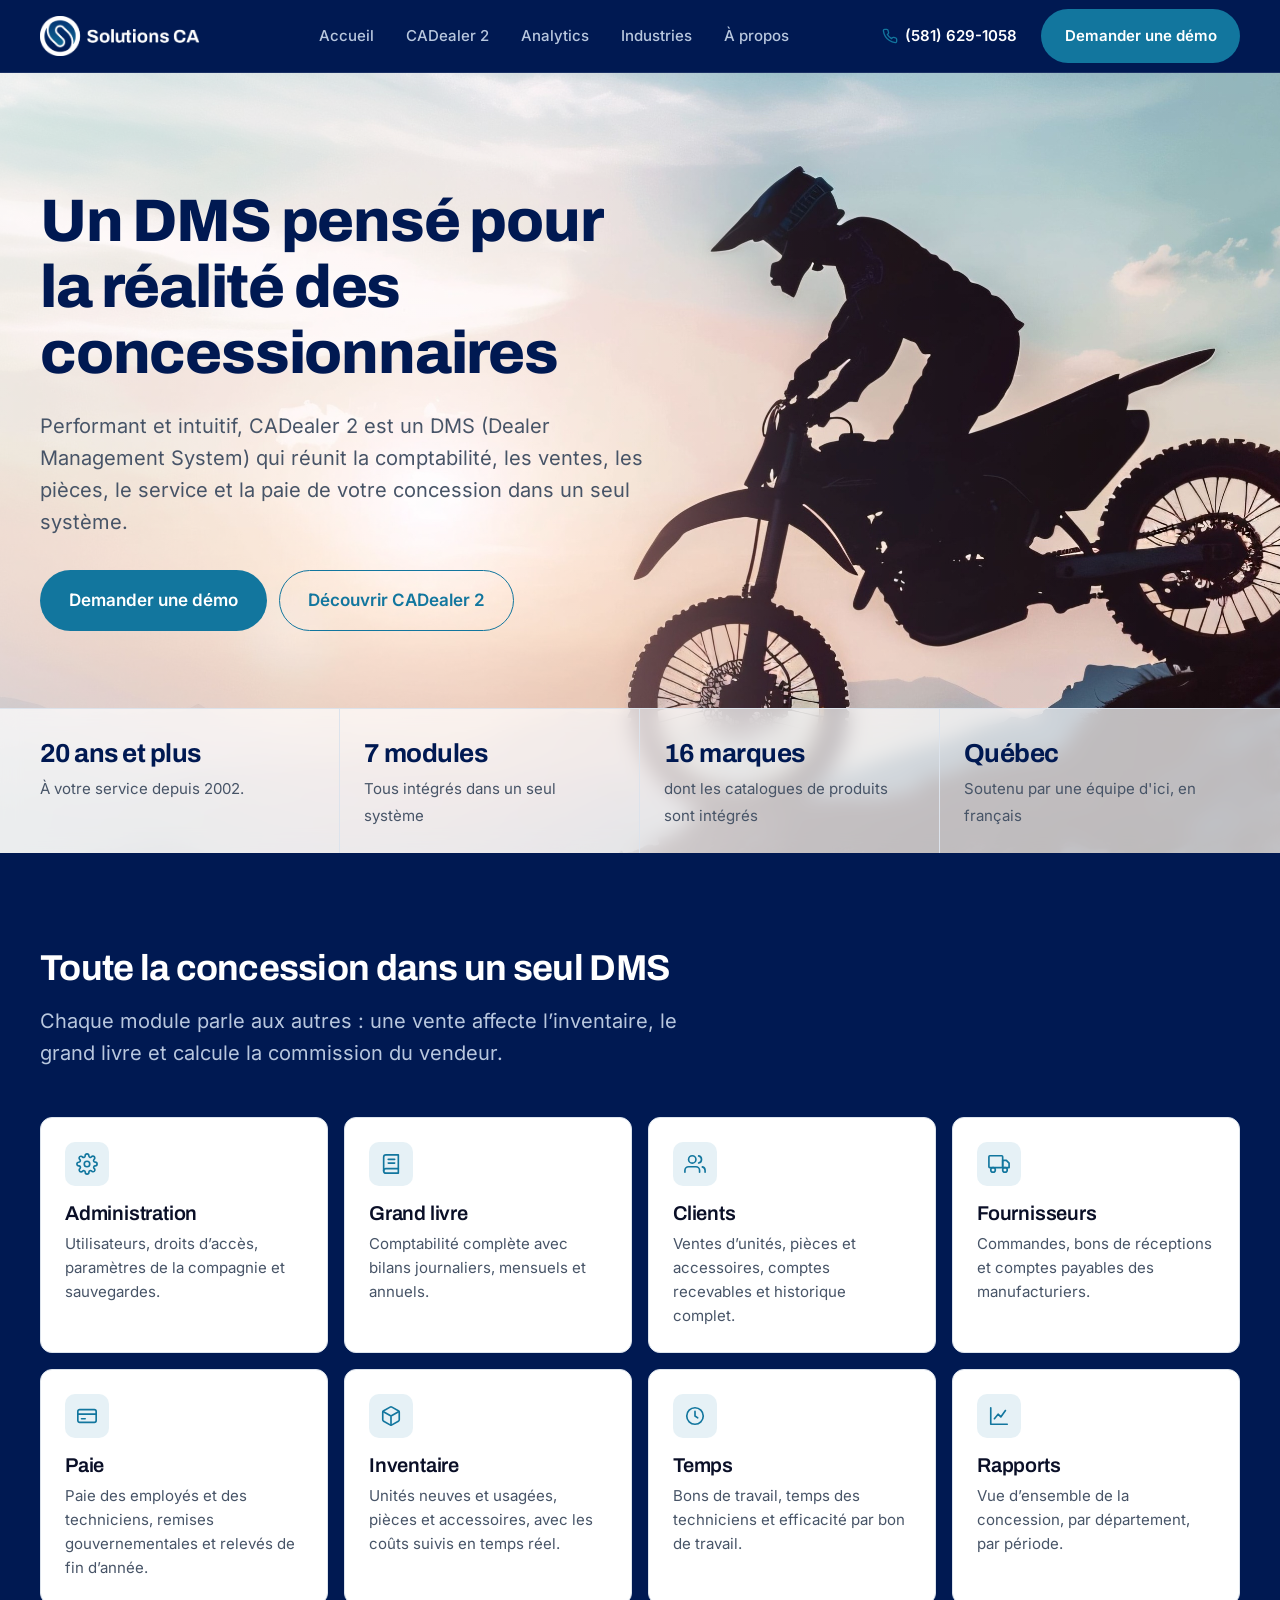
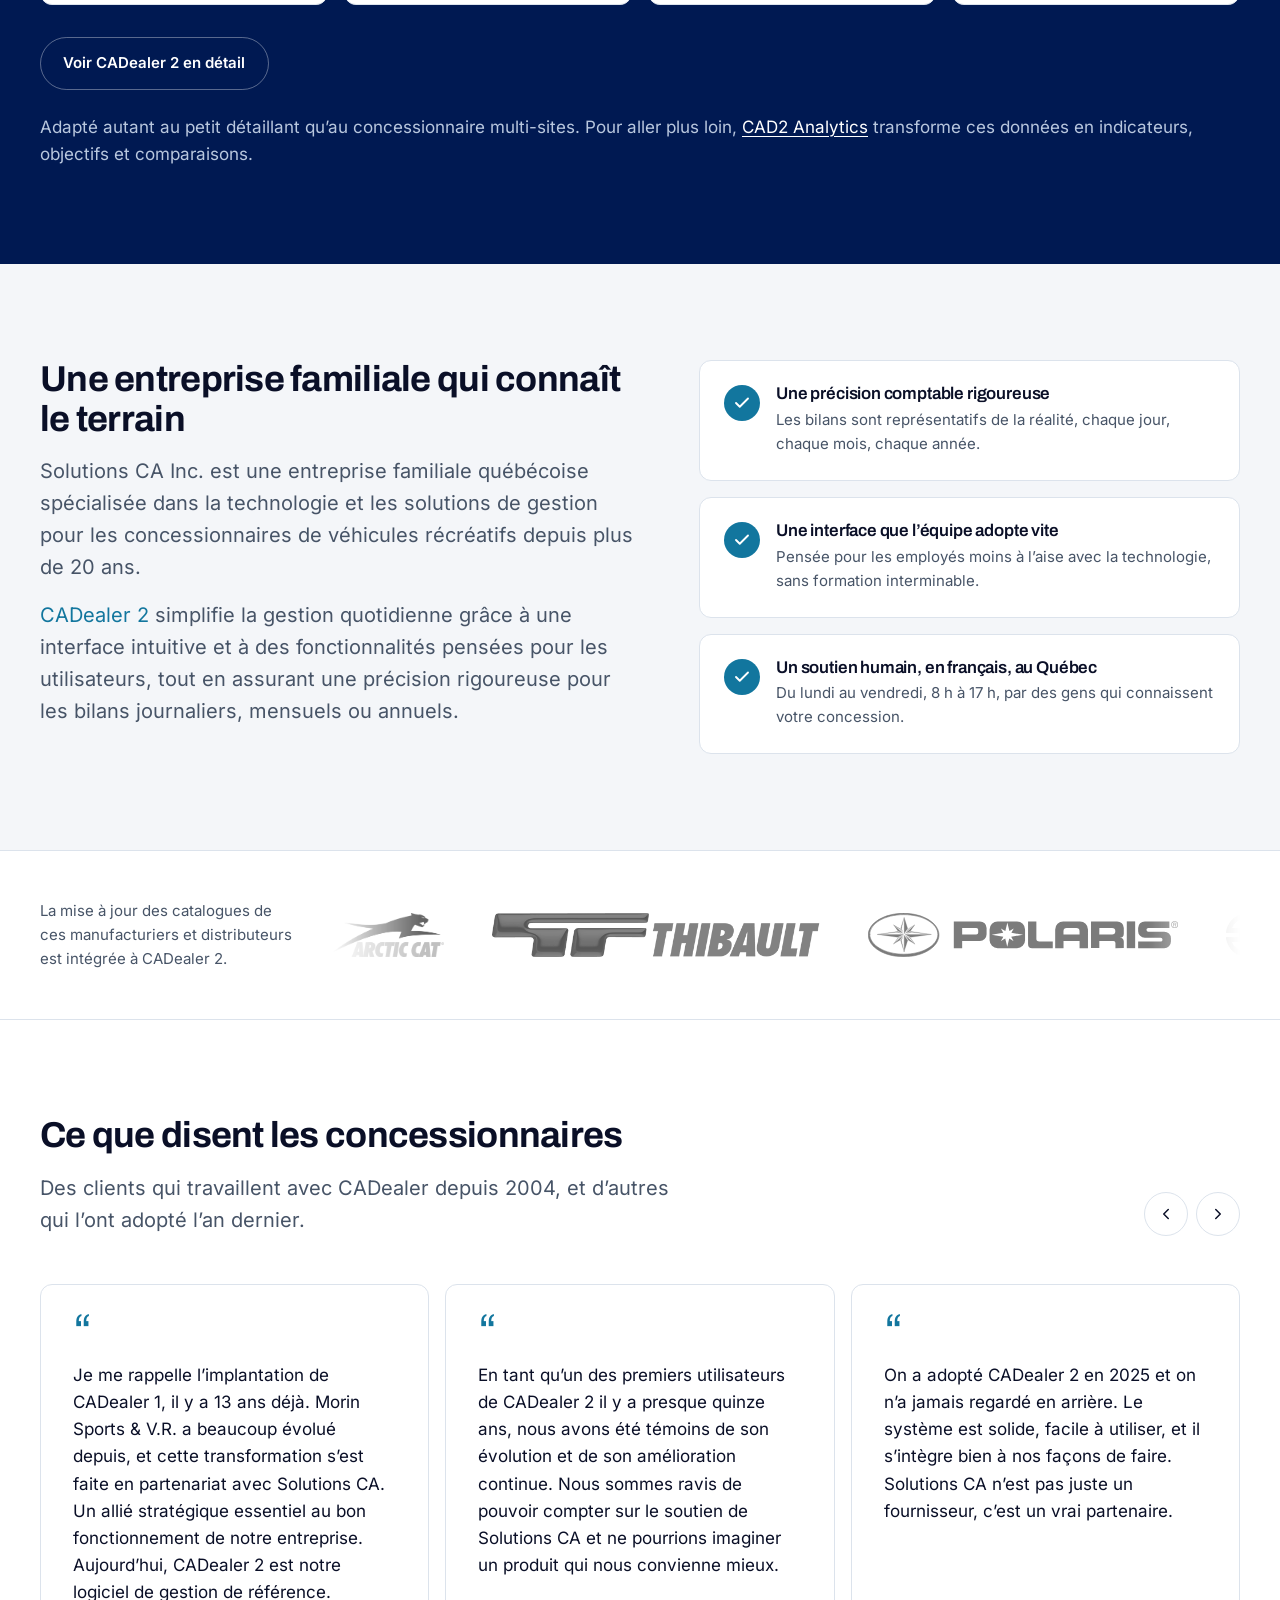
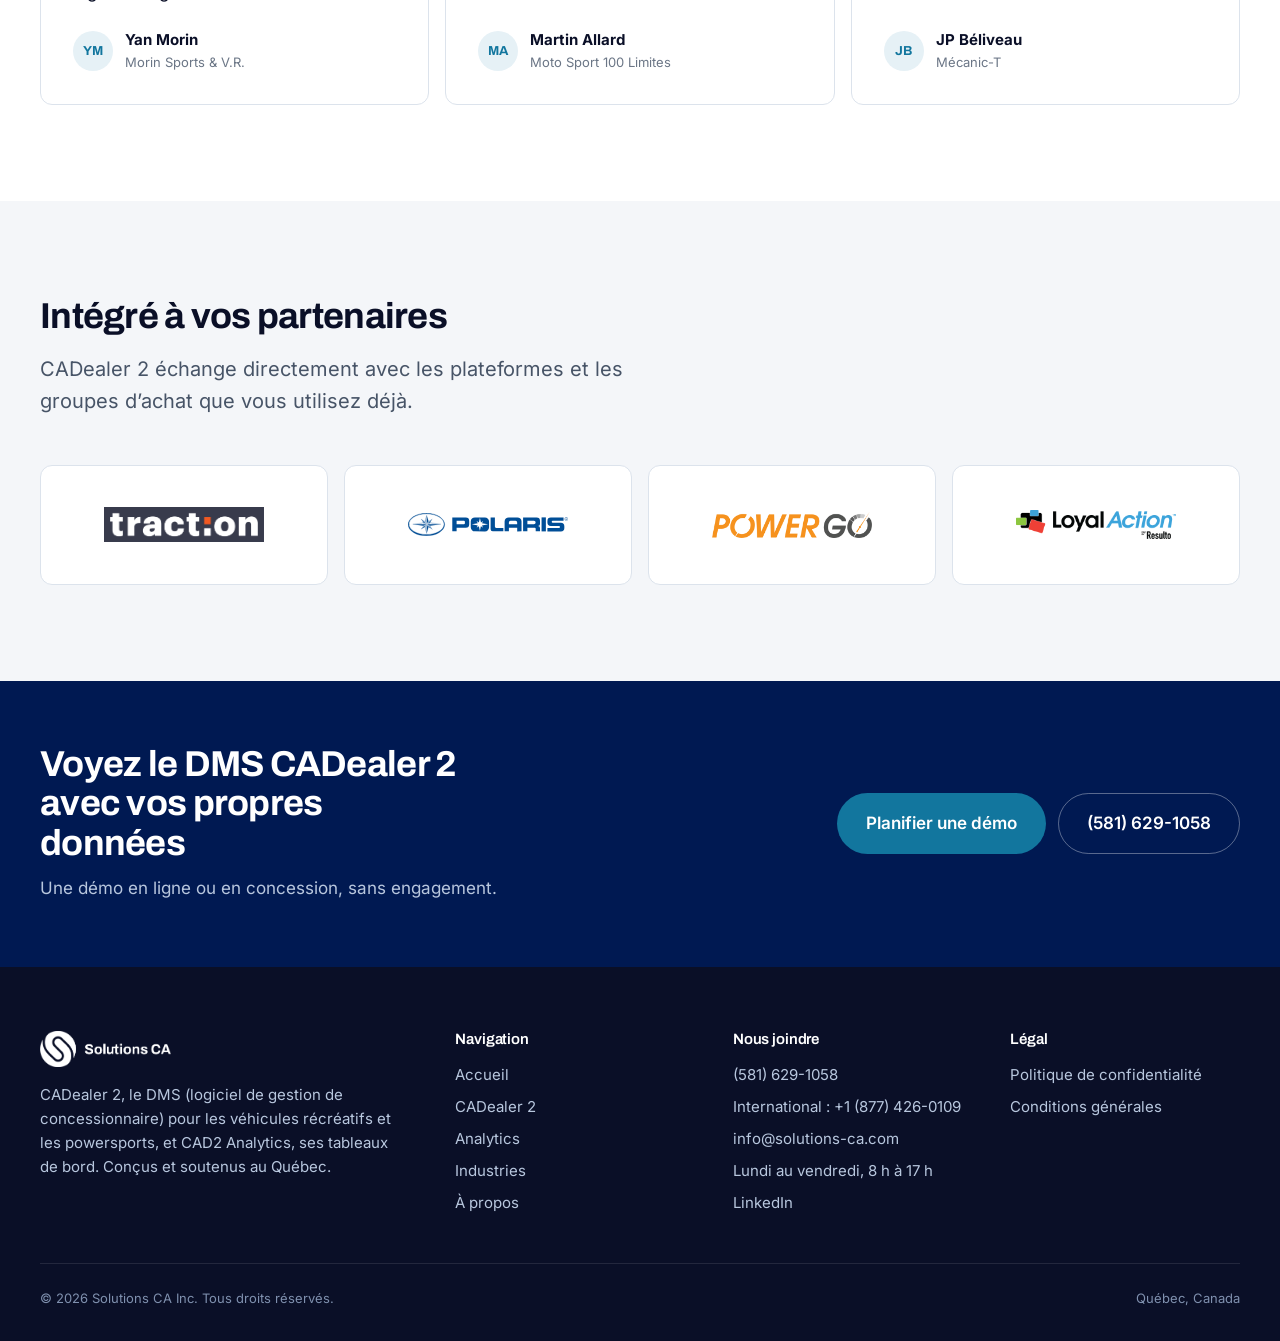
<file: index.html>
<!DOCTYPE html>
<html lang="fr">
<head>
  <meta charset="UTF-8">
  <meta name="viewport" content="width=device-width, initial-scale=1">
  <meta name="theme-color" content="#001952">
  <title>Solutions CA | Logiciel DMS pour concessionnaires VR et powersports</title>
  <meta name="description" content="Solutions CA offre CADealer 2, le logiciel de gestion de concessionnaire (DMS) conçu pour les concessions de véhicules récréatifs et powersports au Québec. Découvrez notre DMS CADealer 2.">
  <meta property="og:type" content="website">
  <meta property="og:locale" content="fr_CA">
  <meta property="og:site_name" content="Solutions CA">
  <meta property="og:title" content="Logiciel DMS pour concessionnaires VR et powersports | Solutions CA">
  <meta property="og:description" content="Solutions CA offre CADealer 2, le logiciel de gestion de concessionnaire (DMS) conçu pour les concessions de véhicules récréatifs et powersports au Québec.">
  <meta property="og:url" content="https://solutions-ca.com/">
  <meta property="og:image" content="https://solutions-ca.com/images/logo-couleurs.png">
  <link rel="canonical" href="https://solutions-ca.com/">
  <link rel="icon" href="/images/favicon.png" type="image/png">
  <link rel="preload" href="/components/header.html" as="fetch" crossorigin>
  <link rel="preload" href="/fonts/archivo-var.woff2" as="font" type="font/woff2" crossorigin>
  <link rel="preload" href="/fonts/inter-var.woff2" as="font" type="font/woff2" crossorigin>
  <link rel="stylesheet" href="/css/styles.css">
  <script type="application/ld+json">
  {
    "@context": "https://schema.org",
    "@type": "Organization",
    "name": "Solutions CA Inc.",
    "url": "https://solutions-ca.com",
    "logo": "https://solutions-ca.com/images/logo-couleurs.png",
    "email": "info@solutions-ca.com",
    "telephone": "+15816291058",
    "sameAs": ["https://www.linkedin.com/company/solutions-ca"],
    "contactPoint": {
      "@type": "ContactPoint",
      "telephone": "+15816291058",
      "contactType": "customer service",
      "availableLanguage": "French",
      "hoursAvailable": {
        "@type": "OpeningHoursSpecification",
        "dayOfWeek": ["Monday","Tuesday","Wednesday","Thursday","Friday"],
        "opens": "08:00",
        "closes": "17:00"
      }
    },
    "address": { "@type": "PostalAddress", "addressRegion": "QC", "addressCountry": "CA" }
  }
  </script>
</head>
<body>

<div id="header-placeholder"></div>
<script src="/js/includeHeader.js"></script>

<main>

  <!-- HERO -->
  <section class="hero hero-light">
    <div class="hero-media" aria-hidden="true"></div>
    <div class="container">
      <div class="hero-inner">
        <h1 class="hero-animate">Un DMS pensé pour la réalité des concessionnaires</h1>
        <p class="lede hero-animate">Performant et intuitif, CADealer 2 est un DMS (Dealer Management System) qui réunit la comptabilité, les ventes, les pièces, le service et la paie de votre concession dans un seul système.</p>
        <div class="hero-cta hero-animate">
          <a class="btn btn-primary btn-lg" href="/demo">Demander une démo</a>
          <a class="btn btn-ghost btn-lg" href="/cadealer2">Découvrir CADealer 2</a>
        </div>
      </div>
    </div>
    <div class="hero-facts">
      <div class="container">
        <ul>
          <li><strong>20 ans et plus</strong><span>À votre service depuis 2002.</span></li>
          <li><strong>7 modules</strong><span>Tous intégrés dans un seul système</span></li>
          <li><strong>16 marques</strong><span>dont les catalogues de produits sont intégrés</span></li>
          <li><strong>Québec</strong><span>Soutenu par une équipe d'ici, en français</span></li>
        </ul>
      </div>
    </div>
  </section>

  <!-- MODULES -->
  <section class="section section-navy" id="modules">
    <div class="container">
      <div class="section-head">
        <h2>Toute la concession dans un seul DMS</h2>
        <p>Chaque module parle aux autres : une vente affecte l’inventaire, le grand livre et calcule la commission du vendeur.</p>
      </div>
      <div class="modules">
        <article class="card module">
          <div class="icon"><svg class="icon-md" viewBox="0 0 24 24" fill="none" stroke="currentColor" stroke-width="1.8" stroke-linecap="round" stroke-linejoin="round" aria-hidden="true"><circle cx="12" cy="12" r="3"/><path d="M19.4 15a1.7 1.7 0 0 0 .3 1.8l.1.1a2 2 0 1 1-2.8 2.8l-.1-.1a1.7 1.7 0 0 0-1.8-.3 1.7 1.7 0 0 0-1 1.5V21a2 2 0 1 1-4 0v-.1a1.7 1.7 0 0 0-1.1-1.5 1.7 1.7 0 0 0-1.8.3l-.1.1a2 2 0 1 1-2.8-2.8l.1-.1a1.7 1.7 0 0 0 .3-1.8 1.7 1.7 0 0 0-1.5-1H3a2 2 0 1 1 0-4h.1a1.7 1.7 0 0 0 1.5-1.1 1.7 1.7 0 0 0-.3-1.8l-.1-.1a2 2 0 1 1 2.8-2.8l.1.1a1.7 1.7 0 0 0 1.8.3H9a1.7 1.7 0 0 0 1-1.5V3a2 2 0 1 1 4 0v.1a1.7 1.7 0 0 0 1 1.5 1.7 1.7 0 0 0 1.8-.3l.1-.1a2 2 0 1 1 2.8 2.8l-.1.1a1.7 1.7 0 0 0-.3 1.8V9a1.7 1.7 0 0 0 1.5 1H21a2 2 0 1 1 0 4h-.1a1.7 1.7 0 0 0-1.5 1z"/></svg></div>
          <h3>Administration</h3>
          <p>Utilisateurs, droits d’accès, paramètres de la compagnie et sauvegardes.</p>
        </article>
        <article class="card module">
          <div class="icon"><svg class="icon-md" viewBox="0 0 24 24" fill="none" stroke="currentColor" stroke-width="1.8" stroke-linecap="round" stroke-linejoin="round" aria-hidden="true"><path d="M4 19.5A2.5 2.5 0 0 1 6.5 17H20"/><path d="M6.5 2H20v20H6.5A2.5 2.5 0 0 1 4 19.5v-15A2.5 2.5 0 0 1 6.5 2z"/><path d="M9 7h7M9 11h7"/></svg></div>
          <h3>Grand livre</h3>
          <p>Comptabilité complète avec bilans journaliers, mensuels et annuels.</p>
        </article>
        <article class="card module">
          <div class="icon"><svg class="icon-md" viewBox="0 0 24 24" fill="none" stroke="currentColor" stroke-width="1.8" stroke-linecap="round" stroke-linejoin="round" aria-hidden="true"><path d="M17 21v-2a4 4 0 0 0-4-4H5a4 4 0 0 0-4 4v2"/><circle cx="9" cy="7" r="4"/><path d="M23 21v-2a4 4 0 0 0-3-3.9M16 3.1a4 4 0 0 1 0 7.8"/></svg></div>
          <h3>Clients</h3>
          <p>Ventes d’unités, pièces et accessoires, comptes recevables et historique complet.</p>
        </article>
        <article class="card module">
          <div class="icon"><svg class="icon-md" viewBox="0 0 24 24" fill="none" stroke="currentColor" stroke-width="1.8" stroke-linecap="round" stroke-linejoin="round" aria-hidden="true"><rect x="1" y="3" width="15" height="13" rx="1"/><path d="M16 8h4l3 3v5h-7V8z"/><circle cx="5.5" cy="18.5" r="2.5"/><circle cx="18.5" cy="18.5" r="2.5"/></svg></div>
          <h3>Fournisseurs</h3>
          <p>Commandes, bons de réceptions et comptes payables des manufacturiers.</p>
        </article>
        <article class="card module">
          <div class="icon"><svg class="icon-md" viewBox="0 0 24 24" fill="none" stroke="currentColor" stroke-width="1.8" stroke-linecap="round" stroke-linejoin="round" aria-hidden="true"><rect x="2" y="5" width="20" height="14" rx="2"/><path d="M2 10h20"/><path d="M6 15h4"/></svg></div>
          <h3>Paie</h3>
          <p>Paie des employés et des techniciens, remises gouvernementales et relevés de fin d’année.</p>
        </article>
        <article class="card module">
          <div class="icon"><svg class="icon-md" viewBox="0 0 24 24" fill="none" stroke="currentColor" stroke-width="1.8" stroke-linecap="round" stroke-linejoin="round" aria-hidden="true"><path d="M21 16V8a2 2 0 0 0-1-1.7l-7-4a2 2 0 0 0-2 0l-7 4A2 2 0 0 0 3 8v8a2 2 0 0 0 1 1.7l7 4a2 2 0 0 0 2 0l7-4a2 2 0 0 0 1-1.7z"/><path d="M3.3 7 12 12l8.7-5M12 22V12"/></svg></div>
          <h3>Inventaire</h3>
          <p>Unités neuves et usagées, pièces et accessoires, avec les coûts suivis en temps réel.</p>
        </article>
        <article class="card module">
          <div class="icon"><svg class="icon-md" viewBox="0 0 24 24" fill="none" stroke="currentColor" stroke-width="1.8" stroke-linecap="round" stroke-linejoin="round" aria-hidden="true"><circle cx="12" cy="12" r="9"/><path d="M12 7v5l3 2"/></svg></div>
          <h3>Temps</h3>
          <p>Bons de travail, temps des techniciens et efficacité par bon de travail.</p>
        </article>
        <article class="card module">
          <div class="icon"><svg class="icon-md" viewBox="0 0 24 24" fill="none" stroke="currentColor" stroke-width="1.8" stroke-linecap="round" stroke-linejoin="round" aria-hidden="true"><path d="M3 3v18h18"/><path d="M7 15l4-5 3 3 5-7"/></svg></div>
          <h3>Rapports</h3>
          <p>Vue d’ensemble de la concession, par département, par période.</p>
        </article>
      </div>
      <div class="modules-foot">
        <a class="btn btn-outline" href="/cadealer2">Voir CADealer 2 en détail</a>
        <p>Adapté autant au petit détaillant qu’au concessionnaire multi-sites. Pour aller plus loin, <a href="/analytics">CAD2 Analytics</a> transforme ces données en indicateurs, objectifs et comparaisons.</p>
      </div>
    </div>
  </section>

  <!-- POURQUOI -->
  <section class="section section-alt" id="pourquoi">
    <div class="container why">
      <div>
        <h2>Une entreprise familiale qui connaît le terrain</h2>
        <p class="lede">Solutions CA Inc. est une entreprise familiale québécoise spécialisée dans la technologie et les solutions de gestion pour les concessionnaires de véhicules récréatifs depuis plus de 20 ans.</p>
        <p class="lede"><a href="/cadealer2">CADealer 2</a> simplifie la gestion quotidienne grâce à une interface intuitive et à des fonctionnalités pensées pour les utilisateurs, tout en assurant une précision rigoureuse pour les bilans journaliers, mensuels ou annuels.</p>
      </div>
      <ul class="why-list">
        <li class="card">
          <span class="check"><svg class="icon-sm" viewBox="0 0 24 24" fill="none" stroke="currentColor" stroke-width="2.5" stroke-linecap="round" stroke-linejoin="round" aria-hidden="true"><path d="M20 6 9 17l-5-5"/></svg></span>
          <div><h3>Une précision comptable rigoureuse</h3><p>Les bilans sont représentatifs de la réalité, chaque jour, chaque mois, chaque année.</p></div>
        </li>
        <li class="card">
          <span class="check"><svg class="icon-sm" viewBox="0 0 24 24" fill="none" stroke="currentColor" stroke-width="2.5" stroke-linecap="round" stroke-linejoin="round" aria-hidden="true"><path d="M20 6 9 17l-5-5"/></svg></span>
          <div><h3>Une interface que l’équipe adopte vite</h3><p>Pensée pour les employés moins à l’aise avec la technologie, sans formation interminable.</p></div>
        </li>
        <li class="card">
          <span class="check"><svg class="icon-sm" viewBox="0 0 24 24" fill="none" stroke="currentColor" stroke-width="2.5" stroke-linecap="round" stroke-linejoin="round" aria-hidden="true"><path d="M20 6 9 17l-5-5"/></svg></span>
          <div><h3>Un soutien humain, en français, au Québec</h3><p>Du lundi au vendredi, 8 h à 17 h, par des gens qui connaissent votre concession.</p></div>
        </li>
      </ul>
    </div>
  </section>

  <!-- MARQUES INTÉGRÉES -->
  <section class="brands" aria-label="Marques intégrées">
    <div class="container brands-inner">
      <p>La mise à jour des catalogues de ces manufacturiers et distributeurs est intégrée à CADealer 2.</p>
      <div class="brand-track">
        <ul>
          <li><img src="/img/arcticcat.png" alt="Arctic Cat"></li>
          <li><img src="/img/ITL.png" alt="Importation Thibault"></li>
          <li><img src="/img/Polaris4.svg" alt="Polaris"></li>
          <li><img src="/img/Kawasaki-2024-Logo-Vector.svg-.png" alt="Kawasaki"></li>
          <li><img src="/img/kimpex-logo.png" alt="Kimpex"></li>
          <li><img src="/img/Yamaha-logo.png" alt="Yamaha"></li>
          <li><img src="/img/honda-2.svg" alt="Honda"></li>
          <li><img src="/img/CFMOTO_Logo.webp" alt="CFMOTO"></li>
          <li><img src="/img/suzuki-12.svg" alt="Suzuki"></li>
          <li><img src="/img/mercury3.jpg" alt="Mercury"></li>
          <li><img src="/img/BMW.svg.webp" alt="BMW Motorrad"></li>
          <li><img src="/img/ducati.png" alt="Ducati"></li>
          <li><img src="/img/Triumph-Logo.png" alt="Triumph"></li>
          <!-- Duplication pour la boucle infinie -->
          <li aria-hidden="true"><img src="/img/arcticcat.png" alt=""></li>
          <li aria-hidden="true"><img src="/img/ITL.png" alt=""></li>
          <li aria-hidden="true"><img src="/img/Polaris4.svg" alt=""></li>
          <li aria-hidden="true"><img src="/img/Kawasaki-2024-Logo-Vector.svg-.png" alt=""></li>
          <li aria-hidden="true"><img src="/img/kimpex-logo.png" alt=""></li>
          <li aria-hidden="true"><img src="/img/Yamaha-logo.png" alt=""></li>
          <li aria-hidden="true"><img src="/img/honda-2.svg" alt=""></li>
          <li aria-hidden="true"><img src="/img/CFMOTO_Logo.webp" alt=""></li>
          <li aria-hidden="true"><img src="/img/suzuki-12.svg" alt=""></li>
          <li aria-hidden="true"><img src="/img/mercury3.jpg" alt=""></li>
          <li aria-hidden="true"><img src="/img/BMW.svg.webp" alt=""></li>
          <li aria-hidden="true"><img src="/img/ducati.png" alt=""></li>
          <li aria-hidden="true"><img src="/img/Triumph-Logo.png" alt=""></li>
        </ul>
      </div>
    </div>
  </section>

  <!-- TÉMOIGNAGES -->
  <section class="section" id="temoignages">
    <div class="container">
      <div class="testi-head">
        <div class="section-head">
          <h2>Ce que disent les concessionnaires</h2>
          <p>Des clients qui travaillent avec CADealer depuis 2004, et d’autres qui l’ont adopté l’an dernier.</p>
        </div>
        <div class="testi-nav">
          <button type="button" data-testi-dir="-1" aria-label="Témoignages précédents"><svg class="icon-sm" viewBox="0 0 24 24" fill="none" stroke="currentColor" stroke-width="2" stroke-linecap="round" stroke-linejoin="round" aria-hidden="true"><path d="m15 18-6-6 6-6"/></svg></button>
          <button type="button" data-testi-dir="1" aria-label="Témoignages suivants"><svg class="icon-sm" viewBox="0 0 24 24" fill="none" stroke="currentColor" stroke-width="2" stroke-linecap="round" stroke-linejoin="round" aria-hidden="true"><path d="m9 18 6-6-6-6"/></svg></button>
        </div>
      </div>
      <div class="testi-track" id="testiTrack">
        <article class="card testi">
          <blockquote>Je me rappelle l’implantation de CADealer 1, il y a 13 ans déjà. Morin Sports & V.R. a beaucoup évolué depuis, et cette transformation s’est faite en partenariat avec Solutions CA. Un allié stratégique essentiel au bon fonctionnement de notre entreprise. Aujourd’hui, CADealer 2 est notre logiciel de gestion de référence.</blockquote>
          <footer><span class="avatar">YM</span><cite><strong>Yan Morin</strong><span>Morin Sports & V.R.</span></cite></footer>
        </article>
        <article class="card testi">
          <blockquote>En tant qu’un des premiers utilisateurs de CADealer 2 il y a presque quinze ans, nous avons été témoins de son évolution et de son amélioration continue. Nous sommes ravis de pouvoir compter sur le soutien de Solutions CA et ne pourrions imaginer un produit qui nous convienne mieux.</blockquote>
          <footer><span class="avatar">MA</span><cite><strong>Martin Allard</strong><span>Moto Sport 100 Limites</span></cite></footer>
        </article>
        <article class="card testi">
          <blockquote>On a adopté CADealer 2 en 2025 et on n’a jamais regardé en arrière. Le système est solide, facile à utiliser, et il s’intègre bien à nos façons de faire. Solutions CA n’est pas juste un fournisseur, c’est un vrai partenaire.</blockquote>
          <footer><span class="avatar">JB</span><cite><strong>JP Béliveau</strong><span>Mécanic-T</span></cite></footer>
        </article>
        <article class="card testi">
          <blockquote>Le logiciel est super intuitif, même pour les employés moins à l’aise avec la techno. Tout le monde l’a adopté rapidement. Ça roule bien depuis. Pierre est vraiment présent quand on a une question.</blockquote>
          <footer><span class="avatar">OT</span><cite><strong>Olivier Tardif</strong><span>Sport Tardif Inc.</span></cite></footer>
        </article>
        <article class="card testi">
          <blockquote>Depuis 2004, nous utilisons la gamme de produits CADealer pour notre entreprise. Solutions CA s’est avéré être un partenaire fiable et efficace sur lequel nous pouvons compter.</blockquote>
          <footer><span class="avatar">RM</span><cite><strong>René Montreuil</strong><span>RM Motosport</span></cite></footer>
        </article>
        <article class="card testi">
          <blockquote>On a fait le switch vers CADealer 2 en 2018 et on ne regrette pas une seconde. C’est un logiciel qui suit le rythme de notre entreprise et qui nous aide à rester organisés au quotidien. Pierre et son équipe sont toujours là pour nous.</blockquote>
          <footer><span class="avatar">MV</span><cite><strong>Michael Voyer</strong><span>Performance Voyer</span></cite></footer>
        </article>
        <article class="card testi">
          <blockquote>J’ai connu plusieurs systèmes avant, mais CADealer 2, c’est vraiment un des plus complets. L’implantation s’est faite en douceur et le soutien de Solutions CA a été excellent du début à la fin.</blockquote>
          <footer><span class="avatar">NG</span><cite><strong>Nathalie Gagné</strong><span>Coaticook Sports</span></cite></footer>
        </article>
        <article class="card testi">
          <blockquote>Depuis notre achat de cette concession en 2015, nous avons choisi CADealer 2. Nous sommes heureux d’avoir fait ce choix. C’est un logiciel intuitif avec lequel nous apprécions travailler au quotidien.</blockquote>
          <footer><span class="avatar">LV</span><cite><strong>Luce Vachon</strong><span>Beauce Sports 2015 Inc.</span></cite></footer>
        </article>
      </div>
    </div>
  </section>

  <!-- PARTENAIRES -->
  <section class="section section-alt" id="partenaires">
    <div class="container">
      <div class="section-head">
        <h2>Intégré à vos partenaires</h2>
        <p>CADealer 2 échange directement avec les plateformes et les groupes d’achat que vous utilisez déjà.</p>
      </div>
      <div class="partners">
        <a class="card partner" href="https://www.tractiondk.com/" target="_blank" rel="noopener noreferrer"><img src="/partenaires/Logo Traction.1.png" alt="Traction DK"></a>
        <a class="card partner" href="https://www.polaris.com/fr-ca/off-road/" target="_blank" rel="noopener noreferrer"><img src="/img/Polaris4.svg" alt="Polaris"></a>
        <a class="card partner" href="https://www.powergo.ca/fr/" target="_blank" rel="noopener noreferrer"><img src="/partenaires/logo powergo.png" alt="Power Go"></a>
        <a class="card partner" href="https://www.loyalaction.com/fr/" target="_blank" rel="noopener noreferrer"><img src="/partenaires/logo-loyalaction.png" alt="LoyalAction"></a>
      </div>
    </div>
  </section>

  <!-- BANDE D'APPEL -->
  <section class="cta-band">
    <div class="container cta-inner">
      <div>
        <h2>Voyez le DMS CADealer 2 avec vos propres données</h2>
        <p>Une démo en ligne ou en concession, sans engagement.</p>
      </div>
      <div class="cta-actions">
        <a class="btn btn-primary btn-lg" href="/demo">Planifier une démo</a>
        <a class="btn btn-ghost btn-lg" href="tel:+15816291058">(581) 629-1058</a>
      </div>
    </div>
  </section>

</main>

<div id="footer-placeholder"></div>
<script src="/js/includeFooter.js"></script>
<script src="/js/home.js" defer></script>

</body>
</html>
</file>
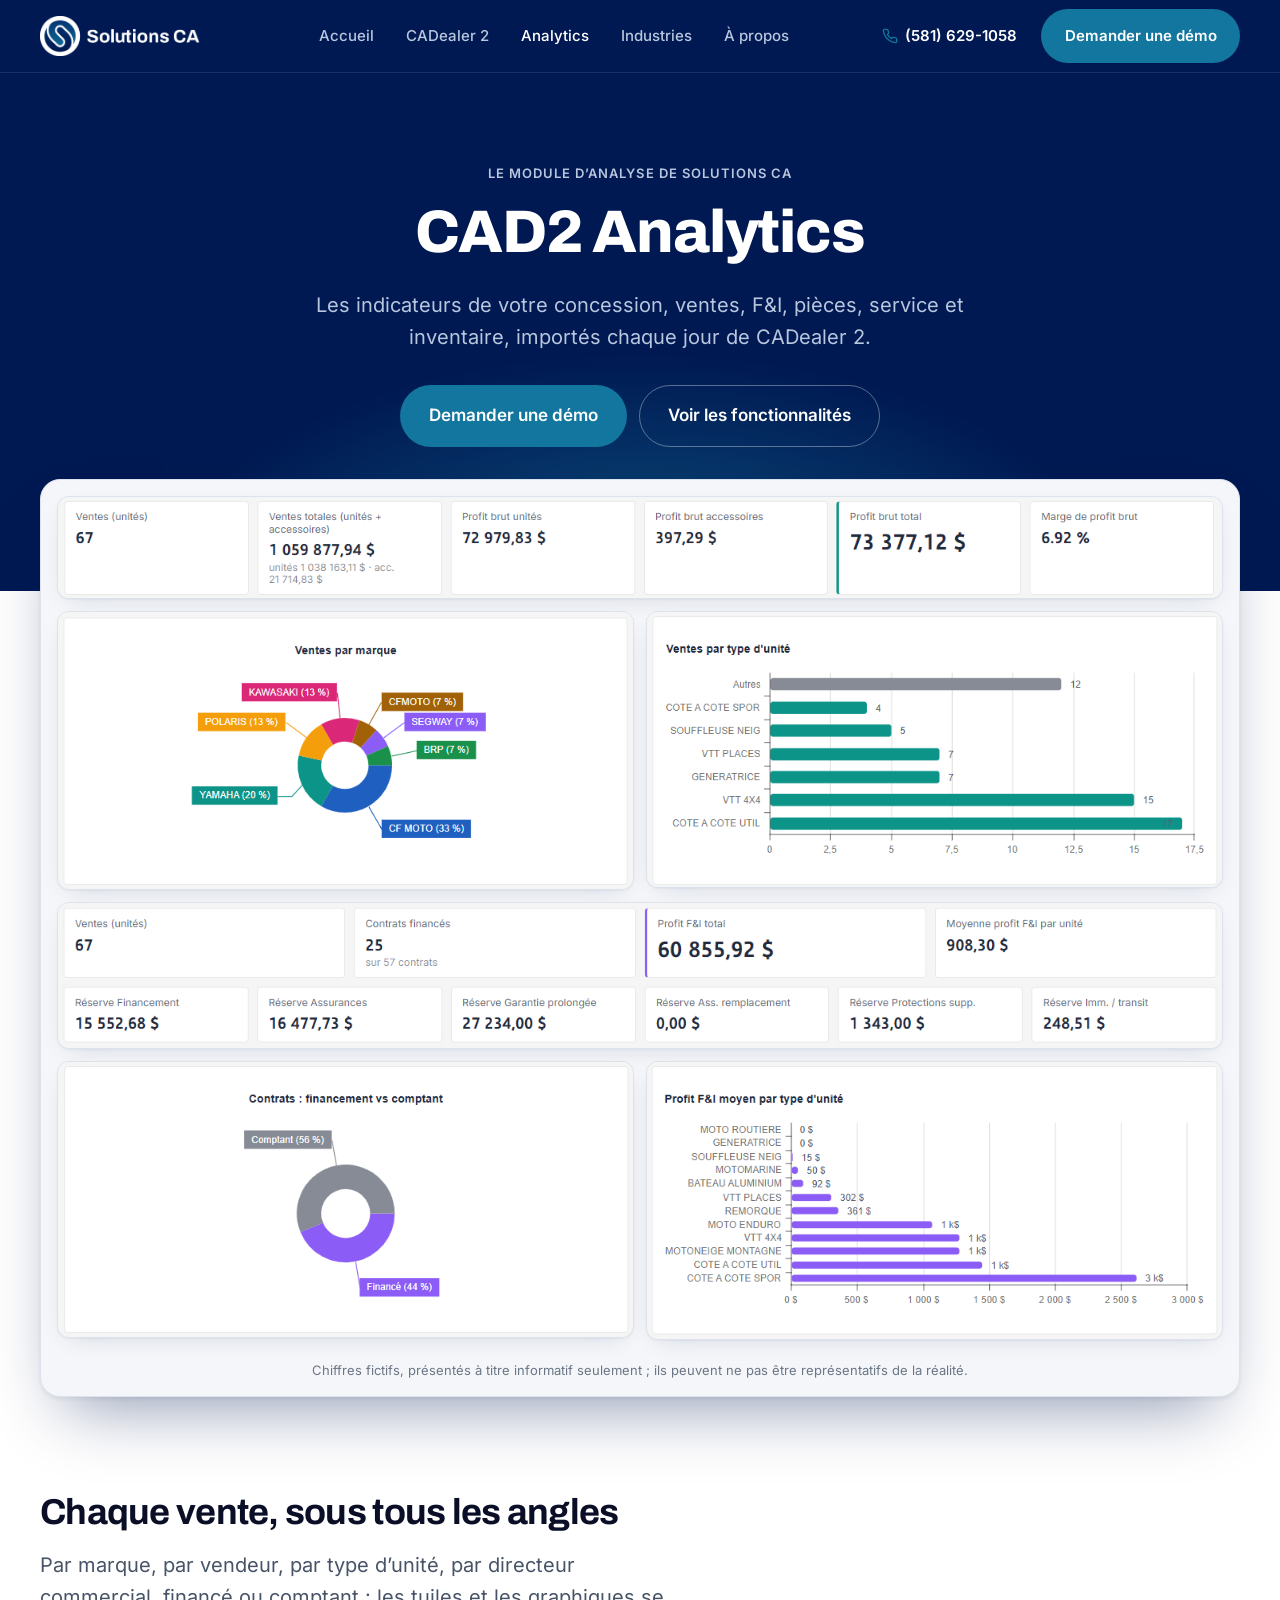
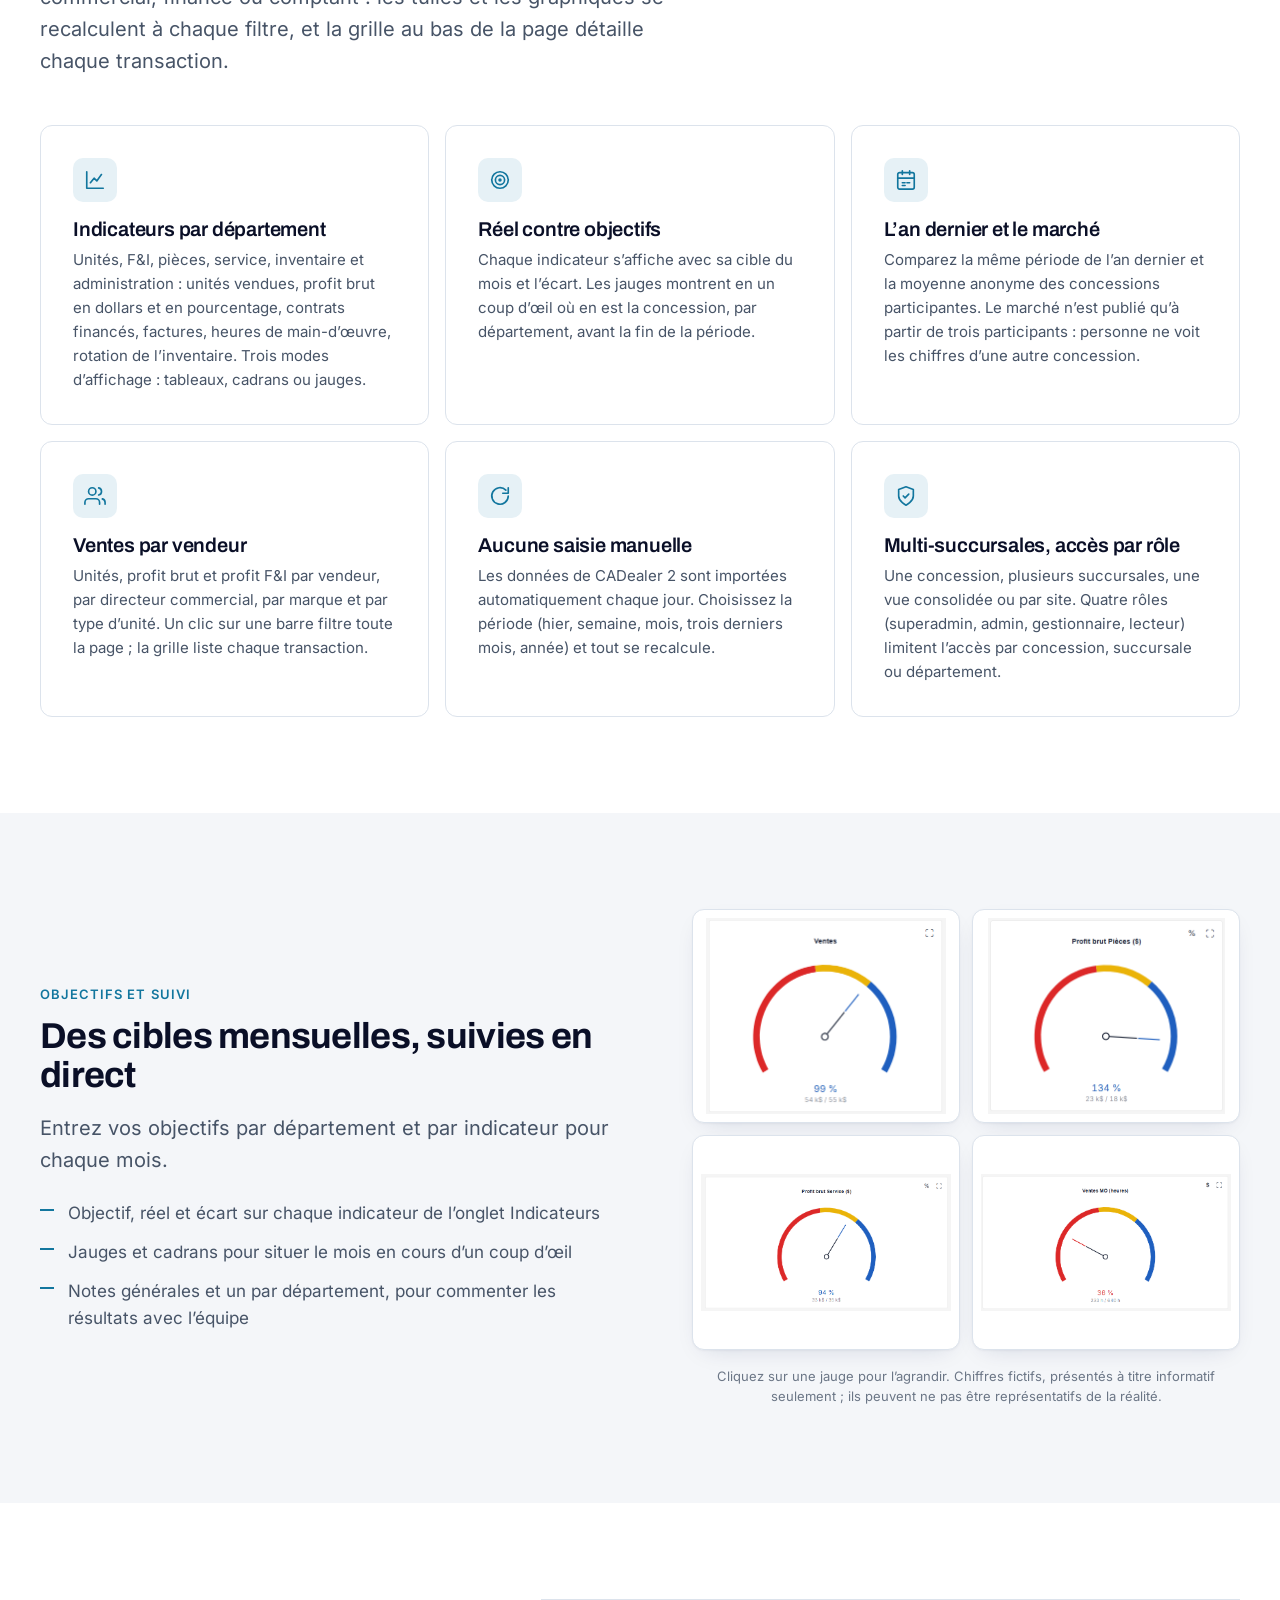
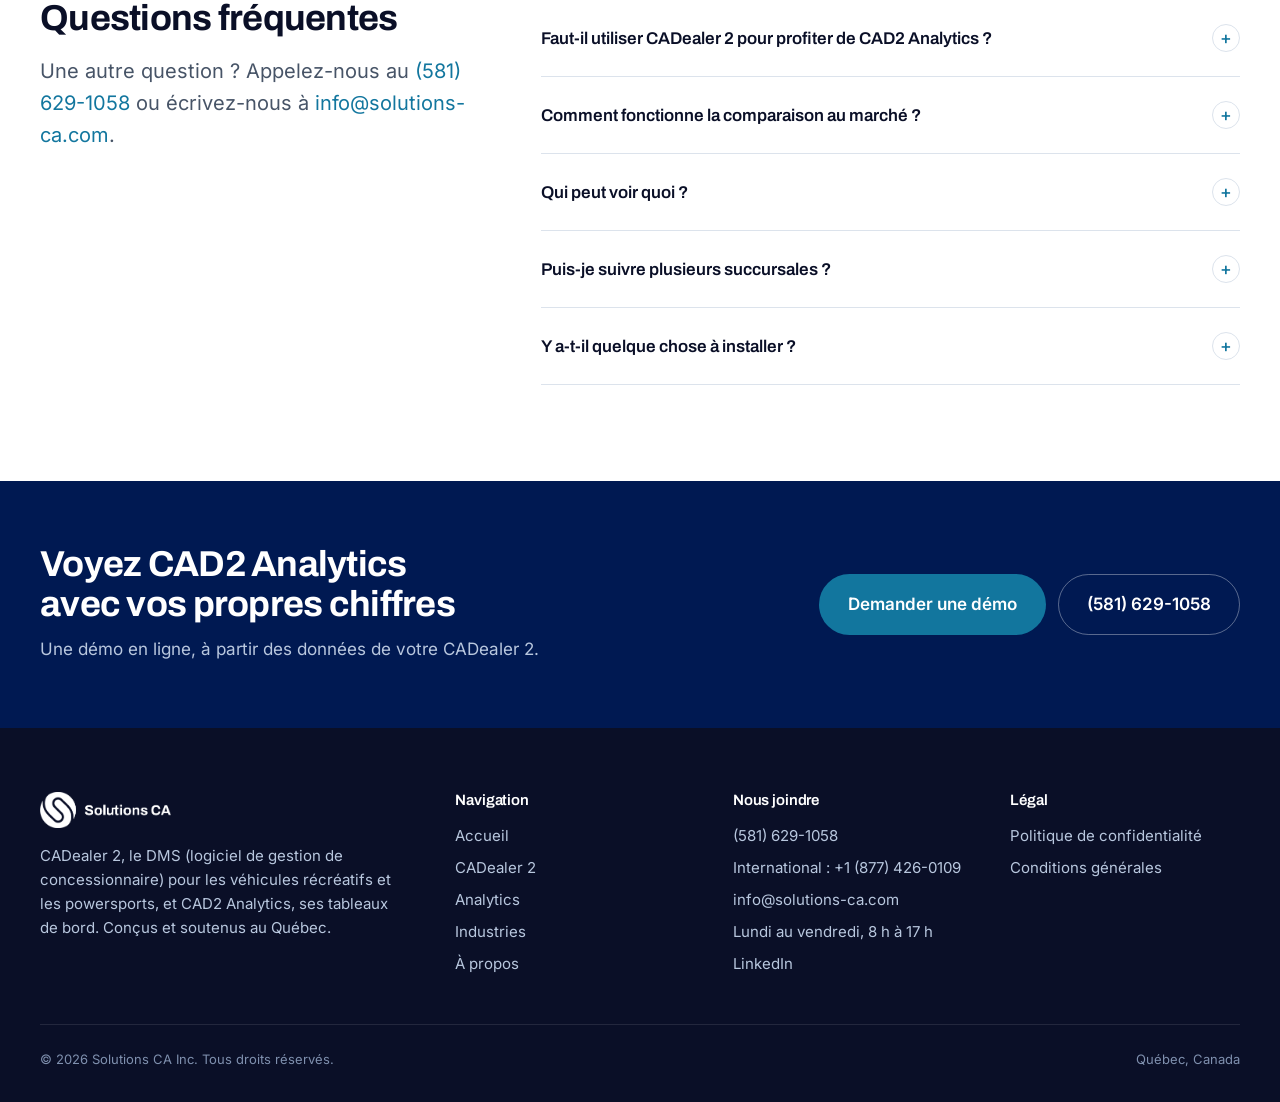
<file: analytics.html>
<!DOCTYPE html>
<html lang="fr">
<head>
  <meta charset="UTF-8">
  <meta name="viewport" content="width=device-width, initial-scale=1">
  <meta name="theme-color" content="#001952">
  <title>CAD2 Analytics | Indicateurs de concession | Solutions CA</title>
  <meta name="description" content="Ventes, F&I, pièces, service et inventaire importés chaque jour de CADealer 2, comparés à vos objectifs, à l’an dernier et au marché. Rien à saisir.">
  <meta property="og:type" content="website">
  <meta property="og:locale" content="fr_CA">
  <meta property="og:site_name" content="Solutions CA">
  <meta property="og:title" content="CAD2 Analytics | Indicateurs de concession pour concessionnaires VR et powersports">
  <meta property="og:description" content="Ventes, F&I, pièces, service et inventaire importés chaque jour de CADealer 2, comparés à vos objectifs, à l’an dernier et au marché. Rien à saisir.">
  <meta property="og:url" content="https://solutions-ca.com/analytics">
  <meta property="og:image" content="https://solutions-ca.com/images/logo-couleurs.png">
  <link rel="canonical" href="https://solutions-ca.com/analytics">
  <link rel="icon" href="/images/favicon.png" type="image/png">
  <link rel="preload" href="/components/header.html" as="fetch" crossorigin>
  <link rel="preload" href="/fonts/archivo-var.woff2" as="font" type="font/woff2" crossorigin>
  <link rel="preload" href="/fonts/inter-var.woff2" as="font" type="font/woff2" crossorigin>
  <link rel="stylesheet" href="/css/styles.css">
  <script type="application/ld+json">
  {
    "@context": "https://schema.org",
    "@type": "SoftwareApplication",
    "name": "CAD2 Analytics",
    "applicationCategory": "BusinessApplication",
    "operatingSystem": "Web",
    "url": "https://solutions-ca.com/analytics",
    "description": "Plateforme web d’analyse de performance pour concessionnaires de véhicules récréatifs et powersports. Indicateurs par département importés chaque jour du DMS CADealer 2, objectifs mensuels, comparaison à l’an dernier et au marché.",
    "offers": { "@type": "Offer", "availability": "https://schema.org/InStock" },
    "author": { "@type": "Organization", "name": "Solutions CA Inc.", "url": "https://solutions-ca.com" },
    "isRelatedTo": { "@type": "SoftwareApplication", "name": "CADealer 2", "url": "https://solutions-ca.com/cadealer2" }
  }
  </script>
  <script type="application/ld+json">
  {
    "@context": "https://schema.org",
    "@type": "FAQPage",
    "mainEntity": [
      { "@type": "Question", "name": "Faut-il utiliser CADealer 2 pour profiter de CAD2 Analytics ?",
        "acceptedAnswer": { "@type": "Answer", "text": "Oui. Les indicateurs sont calculés à partir des données de CADealer 2 : inventaire, pièces, service et ventes d’unités au détail. L’import est automatique et quotidien ; il n’y a rien à saisir de votre côté." } },
      { "@type": "Question", "name": "Comment fonctionne la comparaison au marché ?",
        "acceptedAnswer": { "@type": "Answer", "text": "Le marché est la moyenne des concessions participantes qui ont choisi de partager leurs données. Personne ne voit les chiffres d’une autre concession, et la participation est facultative et anynime." } },
      { "@type": "Question", "name": "Qui peut voir quoi ?",
        "acceptedAnswer": { "@type": "Answer", "text": "Chaque utilisateur a un rôle et un accès limité à ses concessions, succursales et départements." } },
      { "@type": "Question", "name": "Puis-je suivre plusieurs succursales ?",
        "acceptedAnswer": { "@type": "Answer", "text": "Oui. Vous êtes propriétaires de vos succursales attitrées. CAD2 Analytics affiche une vue par succursale." } },
      { "@type": "Question", "name": "Y a-t-il quelque chose à installer ?",
        "acceptedAnswer": { "@type": "Answer", "text": "Non. CAD2 Analytics fonctionne dans le navigateur, en français. L’application est hébergée par Solutions CA." } }
    ]
  }
  </script>
</head>
<body>

<div id="header-placeholder"></div>
<script src="/js/includeHeader.js"></script>

<main>

  <!-- EN-TÊTE DE PAGE -->
  <section class="page-hero page-hero-center page-hero-glow">
    <div class="container">
      <div class="page-hero-inner">
        <p class="eyebrow hero-animate">Le module d’analyse de Solutions CA</p>
        <h1 class="hero-animate">CAD2 Analytics</h1>
        <p class="lede hero-animate">Les indicateurs de votre concession, ventes, F&amp;I, pièces, service et inventaire, importés chaque jour de CADealer 2.</p>
        <div class="hero-cta hero-animate">
          <a class="btn btn-primary btn-lg" href="/demo">Demander une démo</a>
          <a class="btn btn-ghost btn-lg" href="#fonctionnalites">Voir les fonctionnalités</a>
        </div>
      </div>
    </div>
  </section>

  <!-- MOSAÏQUE DE L'ONGLET INDICATEURS -->
  <div class="container product-shot-wrap">
    <figure class="product-shot shot-mosaic">
      <img class="shot-wide" src="/images/analytics/tuiles-unites.png" alt="Tuiles du département Unités dans CAD2 Analytics : ventes, ventes totales, profit brut unités, profit brut accessoires, profit brut total et marge de profit brut" width="1452" height="127">
      <div class="shot-row">
        <img src="/images/analytics/ventes-par-marque.png" alt="Graphique en anneau des ventes par marque" width="723" height="348">
        <img src="/images/analytics/ventes-par-type.png" alt="Graphique à barres des ventes par type d’unité" width="722" height="345">
        <img class="shot-wide" src="/images/analytics/tuiles-fi.png" alt="Tuiles du département F&I dans CAD2 Analytics : ventes, contrats financés, profit F&I total, moyenne par unité et les six réserves" width="1448" height="180" loading="lazy">
        <img src="/images/analytics/financement-vs-comptant.png" alt="Graphique en anneau des contrats financés et comptant" width="723" height="346">
        
        <img src="/images/analytics/profit-fi-par-type.png" alt="Graphique à barres du profit F&I moyen par type d’unité" width="721" height="347" loading="lazy">      
      </div>
      <figcaption>Chiffres fictifs, présentés à titre informatif seulement ; ils peuvent ne pas être représentatifs de la réalité.</figcaption>
    </figure>
  </div>

  <!-- FONCTIONNALITÉS -->
  <section class="section" id="fonctionnalites">
    <div class="container">
      <div class="section-head">
        <h2>Chaque vente, sous tous les angles</h2>
        <p>Par marque, par vendeur, par type d’unité, par directeur commercial, financé ou comptant : les tuiles et les graphiques se recalculent à chaque filtre, et la grille au bas de la page détaille chaque transaction.</p>
      </div>
      <div class="features">
        <article class="card feature">
          <div class="icon"><svg class="icon-md" viewBox="0 0 24 24" fill="none" stroke="currentColor" stroke-width="1.8" stroke-linecap="round" stroke-linejoin="round" aria-hidden="true"><path d="M3 3v18h18"/><path d="M7 15l4-5 3 3 5-7"/></svg></div>
          <h3>Indicateurs par département</h3>
          <p>Unités, F&amp;I, pièces, service, inventaire et administration : unités vendues, profit brut en dollars et en pourcentage, contrats financés, factures, heures de main-d’œuvre, rotation de l’inventaire. Trois modes d’affichage : tableaux, cadrans ou jauges.</p>
        </article>
        <article class="card feature">
          <div class="icon"><svg class="icon-md" viewBox="0 0 24 24" fill="none" stroke="currentColor" stroke-width="1.8" stroke-linecap="round" stroke-linejoin="round" aria-hidden="true"><circle cx="12" cy="12" r="9"/><circle cx="12" cy="12" r="5"/><circle cx="12" cy="12" r="1"/></svg></div>
          <h3>Réel contre objectifs</h3>
          <p>Chaque indicateur s’affiche avec sa cible du mois et l’écart. Les jauges montrent en un coup d’œil où en est la concession, par département, avant la fin de la période.</p>
        </article>
        <article class="card feature">
          <div class="icon"><svg class="icon-md" viewBox="0 0 24 24" fill="none" stroke="currentColor" stroke-width="1.8" stroke-linecap="round" stroke-linejoin="round" aria-hidden="true"><rect x="3" y="4" width="18" height="18" rx="2"/><path d="M16 2v4M8 2v4M3 10h18"/><path d="M8 15h3M13 15h3M8 18h3"/></svg></div>
          <h3>L’an dernier et le marché</h3>
          <p>Comparez la même période de l’an dernier et la moyenne anonyme des concessions participantes. Le marché n’est publié qu’à partir de trois participants : personne ne voit les chiffres d’une autre concession.</p>
        </article>
        <article class="card feature">
          <div class="icon"><svg class="icon-md" viewBox="0 0 24 24" fill="none" stroke="currentColor" stroke-width="1.8" stroke-linecap="round" stroke-linejoin="round" aria-hidden="true"><path d="M17 21v-2a4 4 0 0 0-4-4H5a4 4 0 0 0-4 4v2"/><circle cx="9" cy="7" r="4"/><path d="M23 21v-2a4 4 0 0 0-3-3.9M16 3.1a4 4 0 0 1 0 7.8"/></svg></div>
          <h3>Ventes par vendeur</h3>
          <p>Unités, profit brut et profit F&amp;I par vendeur, par directeur commercial, par marque et par type d’unité. Un clic sur une barre filtre toute la page ; la grille liste chaque transaction.</p>
        </article>
        <article class="card feature">
          <div class="icon"><svg class="icon-md" viewBox="0 0 24 24" fill="none" stroke="currentColor" stroke-width="1.8" stroke-linecap="round" stroke-linejoin="round" aria-hidden="true"><path d="M21 12a9 9 0 1 1-2.6-6.4"/><path d="M21 3v6h-6"/></svg></div>
          <h3>Aucune saisie manuelle</h3>
          <p>Les données de CADealer 2 sont importées automatiquement chaque jour. Choisissez la période (hier, semaine, mois, trois derniers mois, année) et tout se recalcule.</p>
        </article>
        <article class="card feature">
          <div class="icon"><svg class="icon-md" viewBox="0 0 24 24" fill="none" stroke="currentColor" stroke-width="1.8" stroke-linecap="round" stroke-linejoin="round" aria-hidden="true"><path d="M12 22s8-4 8-10V5l-8-3-8 3v7c0 6 8 10 8 10z"/><path d="m9 12 2 2 4-4"/></svg></div>
          <h3>Multi-succursales, accès par rôle</h3>
          <p>Une concession, plusieurs succursales, une vue consolidée ou par site. Quatre rôles (superadmin, admin, gestionnaire, lecteur) limitent l’accès par concession, succursale ou département.</p>
        </article>
      </div>
    </div>
  </section>


  <!-- OBJECTIFS -->
  <section class="section section-alt industry industry-flip" id="objectifs">
    <div class="container industry-inner">
      <figure class="industry-media shot-grid">
        <img src="/images/analytics/jauge-ventes.png" alt="Jauge des ventes : 99 % de l’objectif" width="482" height="393" loading="lazy">
        <img src="/images/analytics/jauge-pieces.png" alt="Jauge du profit brut Pièces : 134 % de l’objectif" width="478" height="396" loading="lazy">
        <img src="/images/analytics/jauge-service.png" alt="Jauge du profit brut Service : 94 % de l’objectif" width="731" height="402" loading="lazy">
        <img src="/images/analytics/jauge-mo.png" alt="Jauge des ventes de main-d’œuvre en heures : 36 % de l’objectif" width="723" height="397" loading="lazy">
        <figcaption>Cliquez sur une jauge pour l’agrandir. Chiffres fictifs, présentés à titre informatif seulement ; ils peuvent ne pas être représentatifs de la réalité.</figcaption>
      </figure>
      <div class="industry-body">
        <p class="industry-kicker">Objectifs et suivi</p>
        <h2>Des cibles mensuelles, suivies en direct</h2>
        <p class="lede">Entrez vos objectifs par département et par indicateur pour chaque mois.</p>
        <ul class="industry-points">
          <li>Objectif, réel et écart sur chaque indicateur de l’onglet Indicateurs</li>
          <li>Jauges et cadrans pour situer le mois en cours d’un coup d’œil</li>
          <li>Notes générales et un par département, pour commenter les résultats avec l’équipe</li>
        </ul>
      </div>
    </div>
  </section>



  <!-- FAQ -->
  <section class="section" id="faq">
    <div class="container faq">
      <div class="section-head">
        <h2>Questions fréquentes</h2>
        <p>Une autre question ? Appelez-nous au <a href="tel:+15816291058">(581) 629-1058</a> ou écrivez-nous à <a href="mailto:info@solutions-ca.com">info@solutions-ca.com</a>.</p>
      </div>
      <div class="faq-list">
        <details>
          <summary>Faut-il utiliser CADealer 2 pour profiter de CAD2 Analytics ?</summary>
          <p>Oui. Les indicateurs sont calculés à partir des données de CADealer 2 : inventaire, pièces, service et ventes d’unités au détail. L’import est automatique et quotidien ; il n’y a rien à saisir ni à exporter.</p>
        </details>
        <details>
          <summary>Comment fonctionne la comparaison au marché ?</summary>
          <p>Le marché est la moyenne des concessions participantes qui ont choisi de partager leurs données. Elle est anonyme et n’est publiée pour une période que lorsqu’au moins trois concessions y ont des données. Personne ne voit les chiffres d’une autre concession, et la participation est facultative.</p>
        </details>
        <details>
          <summary>Qui peut voir quoi ?</summary>
          <p>Chaque utilisateur a un rôle (superadmin, admin, gestionnaire ou lecteur) et un accès limité à ses concessions, succursales et départements. Les données d’une concession sont isolées de celles des autres, dans la base de données et non seulement à l’écran.</p>
        </details>
        <details>
          <summary>Puis-je suivre plusieurs succursales ?</summary>
          <p>Oui. CAD2 Analytics suit la hiérarchie concession → succursales : vue consolidée ou par site, objectifs par succursale, et copie d’une grille d’objectifs d’une succursale à l’autre.</p>
        </details>
        <details>
          <summary>Y a-t-il quelque chose à installer ?</summary>
          <p>Non. CAD2 Analytics fonctionne dans le navigateur, en français, avec les montants en dollars canadiens. L’application est hébergée par Solutions CA et la connexion passe par le hub Solutions CA, comme nos autres modules.</p>
        </details>
      </div>
    </div>
  </section>

  <!-- BANDE D'APPEL -->
  <section class="cta-band">
    <div class="container cta-inner">
      <div>
        <h2>Voyez CAD2 Analytics avec vos propres chiffres</h2>
        <p>Une démo en ligne, à partir des données de votre CADealer 2.</p>
      </div>
      <div class="cta-actions">
        <a class="btn btn-primary btn-lg" href="/demo">Demander une démo</a>
        <a class="btn btn-ghost btn-lg" href="tel:+15816291058">(581) 629-1058</a>
      </div>
    </div>
  </section>

</main>

<div id="footer-placeholder"></div>
<script src="/js/includeFooter.js"></script>
<script src="/js/lightbox.js" defer></script>

</body>
</html>
</file>
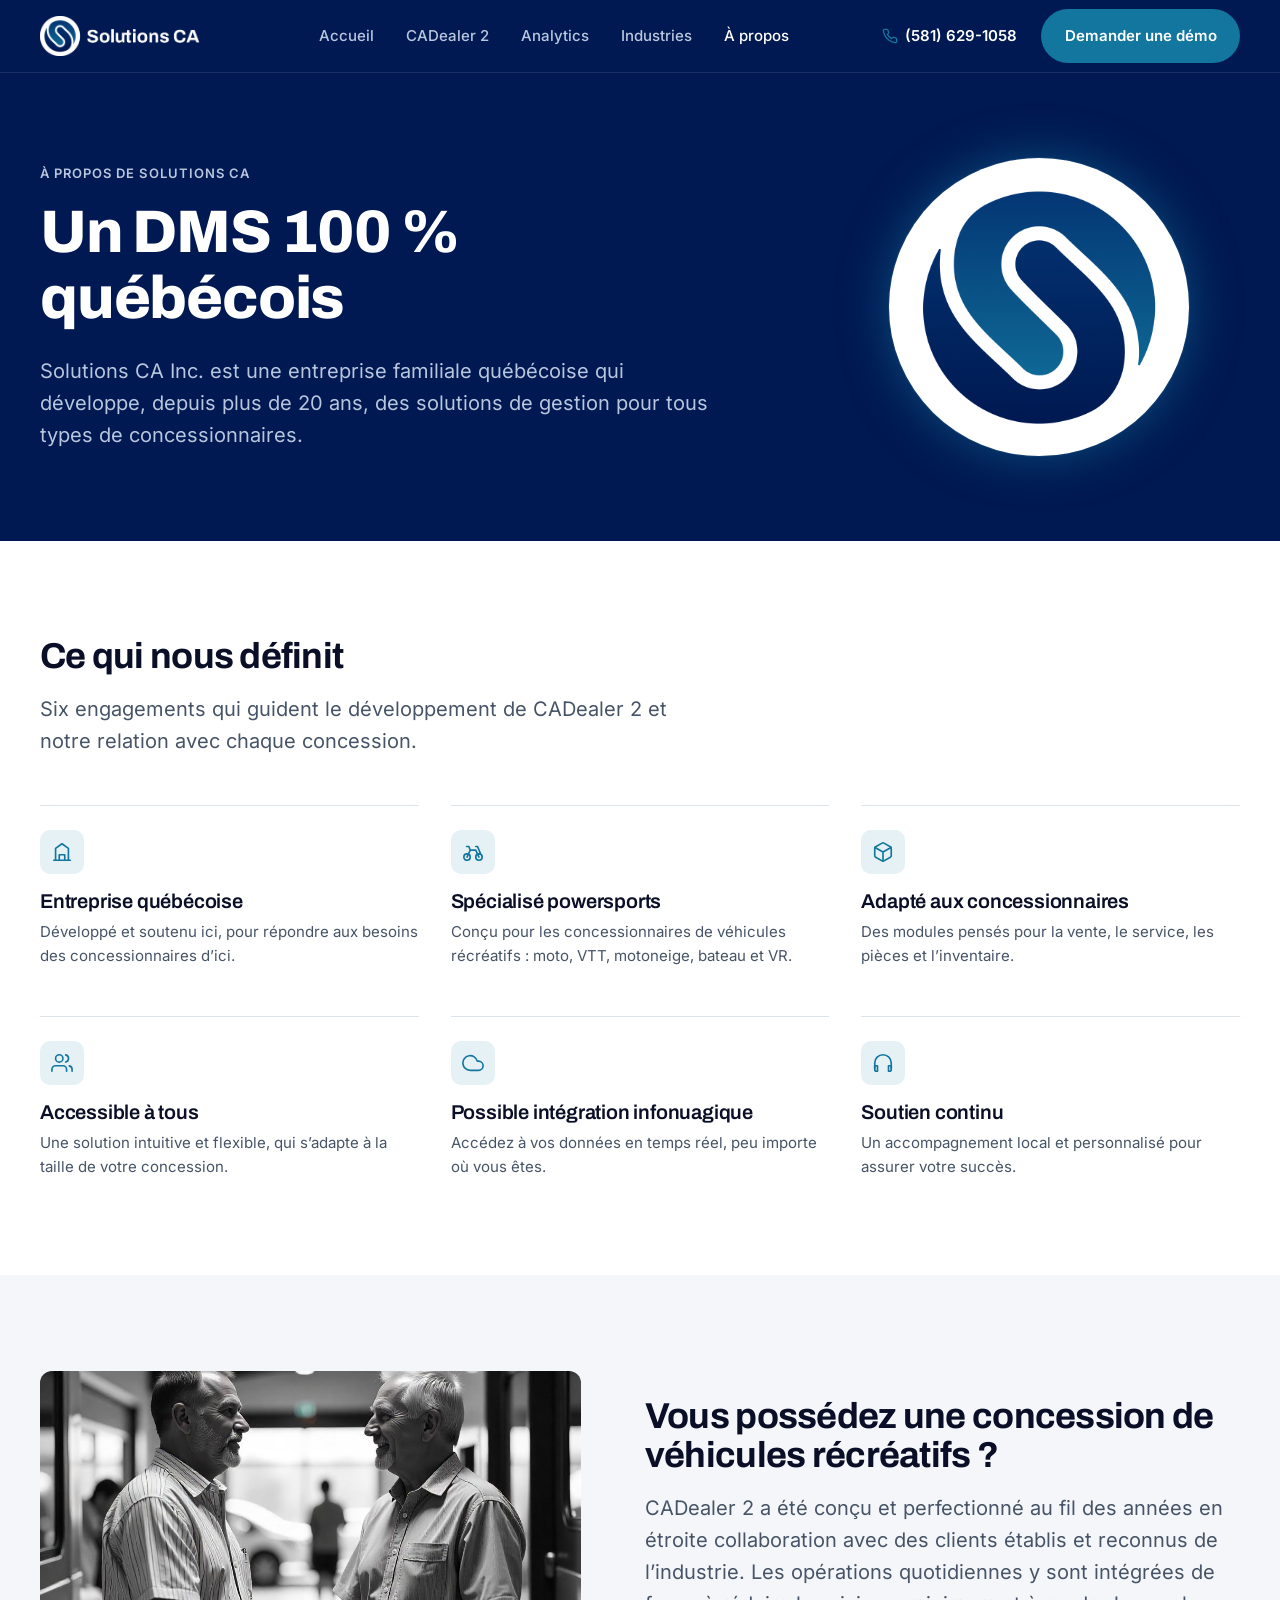
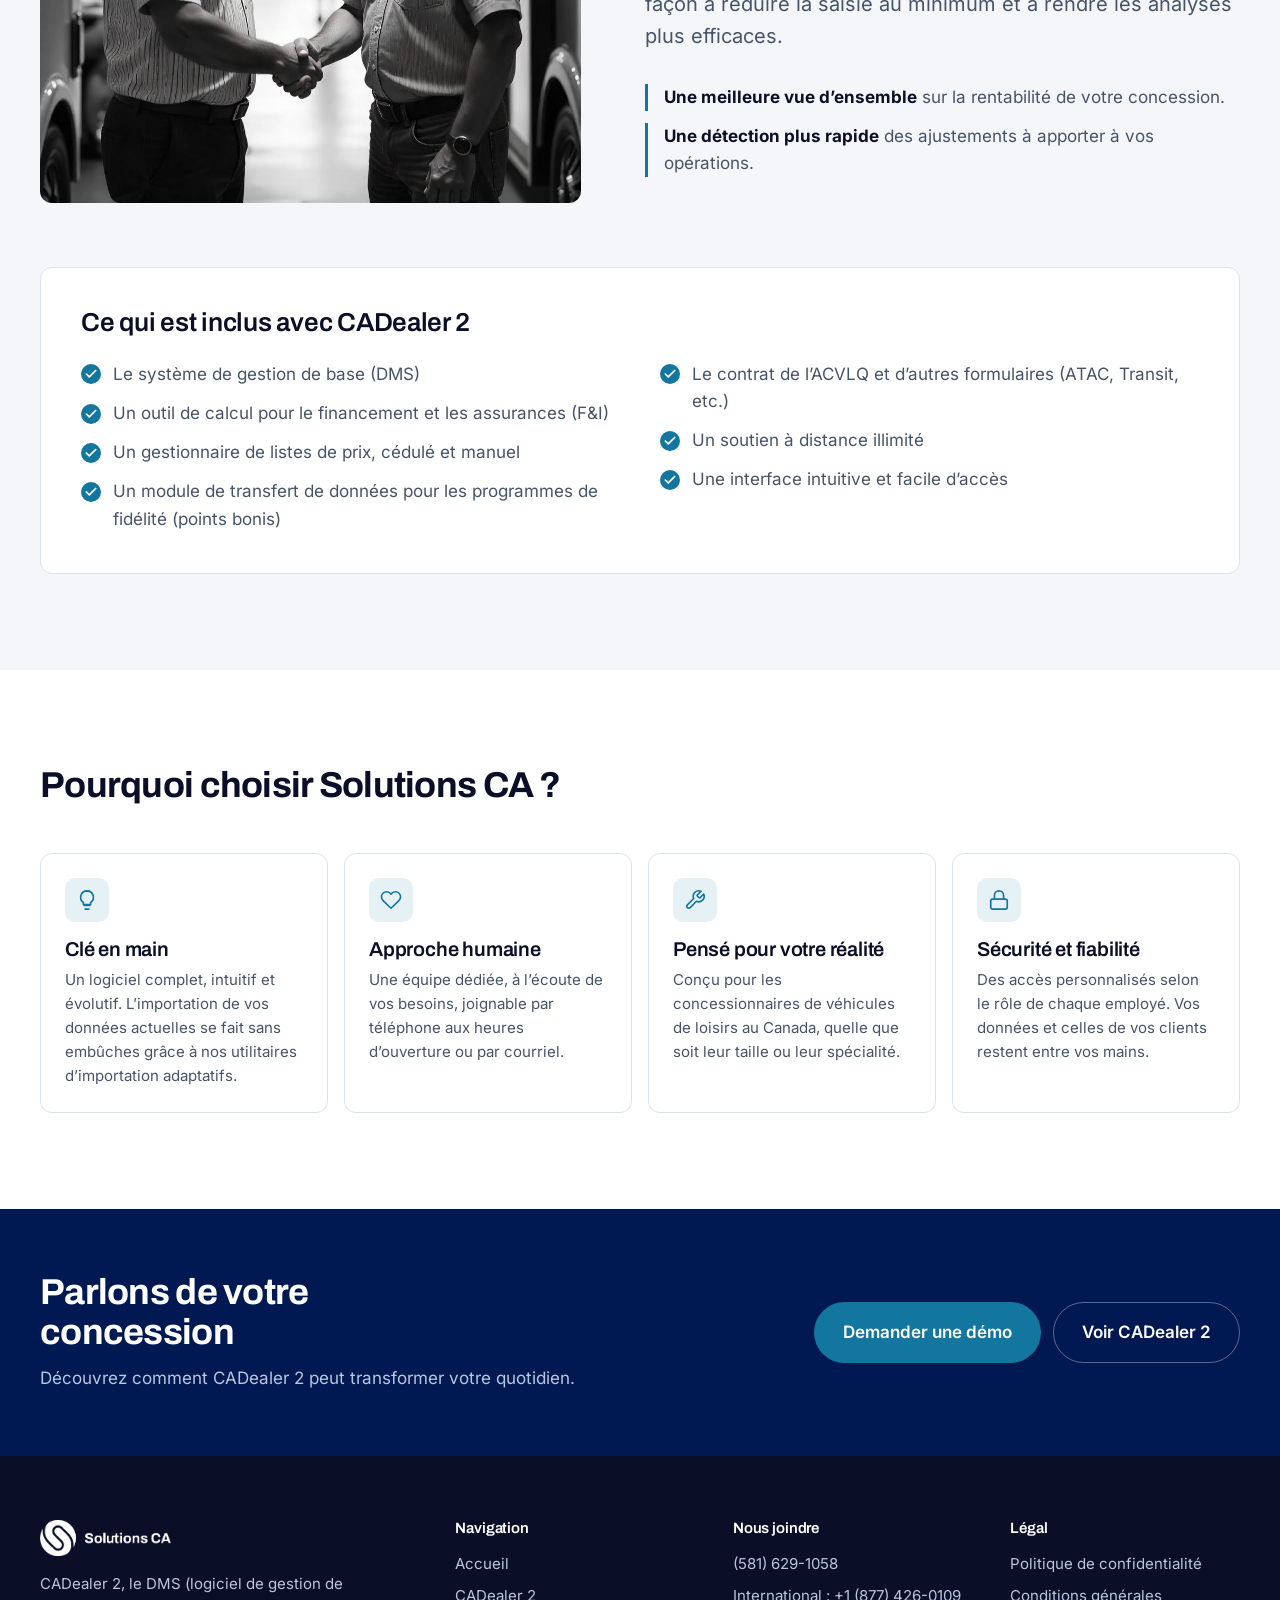
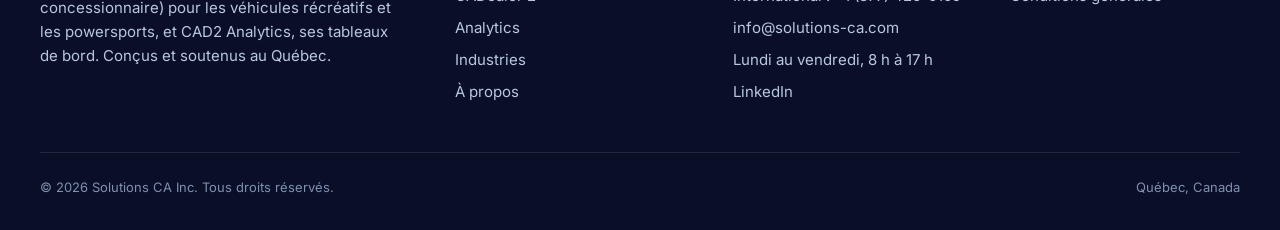
<file: apropos.html>
<!DOCTYPE html>
<html lang="fr">
<head>
  <meta charset="UTF-8">
  <meta name="viewport" content="width=device-width, initial-scale=1">
  <meta name="theme-color" content="#001952">
  <title>À propos | Un DMS québécois pour concessionnaires depuis plus de 20 ans | Solutions CA</title>
  <meta name="description" content="Solutions CA est une entreprise familiale québécoise spécialisée en logiciel de gestion pour concessionnaires de véhicules récréatifs depuis plus de 20 ans. Soutien local, expertise terrain, solution 100 % francophone.">
  <meta property="og:type" content="website">
  <meta property="og:locale" content="fr_CA">
  <meta property="og:site_name" content="Solutions CA">
  <meta property="og:title" content="À propos | Un DMS québécois pour concessionnaires depuis plus de 20 ans">
  <meta property="og:description" content="Entreprise familiale québécoise spécialisée en logiciel de gestion pour concessionnaires de véhicules récréatifs depuis plus de 20 ans. Soutien local, expertise terrain, solution 100 % francophone.">
  <meta property="og:url" content="https://solutions-ca.com/apropos">
  <meta property="og:image" content="https://solutions-ca.com/images/logo-couleurs.png">
  <link rel="canonical" href="https://solutions-ca.com/apropos">
  <link rel="icon" href="/images/favicon.png" type="image/png">
  <link rel="preload" href="/components/header.html" as="fetch" crossorigin>
  <link rel="preload" href="/fonts/archivo-var.woff2" as="font" type="font/woff2" crossorigin>
  <link rel="preload" href="/fonts/inter-var.woff2" as="font" type="font/woff2" crossorigin>
  <link rel="stylesheet" href="/css/styles.css">
</head>
<body>

<div id="header-placeholder"></div>
<script src="/js/includeHeader.js"></script>

<main>

  <!-- EN-TÊTE DE PAGE -->
  <section class="page-hero page-hero-short">
    <div class="container page-hero-split">
      <div class="page-hero-inner">
        <p class="eyebrow hero-animate">À propos de Solutions CA</p>
        <h1 class="hero-animate">Un DMS 100 % québécois</h1>
        <p class="lede hero-animate">Solutions CA Inc. est une entreprise familiale québécoise qui développe, depuis plus de 20 ans, des solutions de gestion pour tous types de concessionnaires.</p>
      </div>
      <img class="hero-emblem" src="/images/logo-embleme.png" alt="" width="826" height="826" aria-hidden="true">
    </div>
  </section>

  <!-- PILIERS -->
  <section class="section" id="piliers">
    <div class="container">
      <div class="section-head">
        <h2>Ce qui nous définit</h2>
        <p>Six engagements qui guident le développement de CADealer 2 et notre relation avec chaque concession.</p>
      </div>
      <ul class="pillars">
        <li>
          <span class="icon"><svg class="icon-md" viewBox="0 0 24 24" fill="none" stroke="currentColor" stroke-width="1.8" stroke-linecap="round" stroke-linejoin="round" aria-hidden="true"><path d="M3 21h18"/><path d="M5 21V8l7-5 7 5v13"/><path d="M9 21v-6h6v6"/></svg></span>
          <h3>Entreprise québécoise</h3>
          <p>Développé et soutenu ici, pour répondre aux besoins des concessionnaires d’ici.</p>
        </li>
        <li>
          <span class="icon"><svg class="icon-md" viewBox="0 0 24 24" fill="none" stroke="currentColor" stroke-width="1.8" stroke-linecap="round" stroke-linejoin="round" aria-hidden="true"><circle cx="5.5" cy="17.5" r="3.5"/><circle cx="18.5" cy="17.5" r="3.5"/><path d="M15 6h2l3 7.5M5.5 17.5 9 10h6l3.5 7.5M9 10 7.5 6H5"/></svg></span>
          <h3>Spécialisé powersports</h3>
          <p>Conçu pour les concessionnaires de véhicules récréatifs : moto, VTT, motoneige, bateau et VR.</p>
        </li>
        <li>
          <span class="icon"><svg class="icon-md" viewBox="0 0 24 24" fill="none" stroke="currentColor" stroke-width="1.8" stroke-linecap="round" stroke-linejoin="round" aria-hidden="true"><path d="M21 16V8a2 2 0 0 0-1-1.7l-7-4a2 2 0 0 0-2 0l-7 4A2 2 0 0 0 3 8v8a2 2 0 0 0 1 1.7l7 4a2 2 0 0 0 2 0l7-4a2 2 0 0 0 1-1.7z"/><path d="M3.3 7 12 12l8.7-5M12 22V12"/></svg></span>
          <h3>Adapté aux concessionnaires</h3>
          <p>Des modules pensés pour la vente, le service, les pièces et l’inventaire.</p>
        </li>
        <li>
          <span class="icon"><svg class="icon-md" viewBox="0 0 24 24" fill="none" stroke="currentColor" stroke-width="1.8" stroke-linecap="round" stroke-linejoin="round" aria-hidden="true"><path d="M17 21v-2a4 4 0 0 0-4-4H5a4 4 0 0 0-4 4v2"/><circle cx="9" cy="7" r="4"/><path d="M23 21v-2a4 4 0 0 0-3-3.9M16 3.1a4 4 0 0 1 0 7.8"/></svg></span>
          <h3>Accessible à tous</h3>
          <p>Une solution intuitive et flexible, qui s’adapte à la taille de votre concession.</p>
        </li>
        <li>
          <span class="icon"><svg class="icon-md" viewBox="0 0 24 24" fill="none" stroke="currentColor" stroke-width="1.8" stroke-linecap="round" stroke-linejoin="round" aria-hidden="true"><path d="M18 10h-1.3A8 8 0 1 0 9 20h9a5 5 0 0 0 0-10z"/></svg></span>
          <h3>Possible intégration infonuagique</h3>
          <p>Accédez à vos données en temps réel, peu importe où vous êtes.</p>
        </li>
        <li>
          <span class="icon"><svg class="icon-md" viewBox="0 0 24 24" fill="none" stroke="currentColor" stroke-width="1.8" stroke-linecap="round" stroke-linejoin="round" aria-hidden="true"><path d="M3 18v-6a9 9 0 0 1 18 0v6"/><path d="M21 19a2 2 0 0 1-2 2h-1v-6h3zM3 19a2 2 0 0 0 2 2h1v-6H3z"/></svg></span>
          <h3>Soutien continu</h3>
          <p>Un accompagnement local et personnalisé pour assurer votre succès.</p>
        </li>
      </ul>
    </div>
  </section>

  <!-- POUR LES CONCESSIONNAIRES / CE QUI EST INCLUS -->
  <section class="section section-alt" id="concessionnaires">
    <div class="container story">
      <img class="story-photo" src="/illustrations/2homcrop.JPG" alt="Un concessionnaire et un représentant de Solutions CA se serrent la main dans une salle d’exposition" width="1024" height="845" loading="lazy">
      <div>
        <h2>Vous possédez une concession de véhicules récréatifs ?</h2>
        <p class="lede">CADealer 2 a été conçu et perfectionné au fil des années en étroite collaboration avec des clients établis et reconnus de l’industrie. Les opérations quotidiennes y sont intégrées de façon à réduire la saisie au minimum et à rendre les analyses plus efficaces.</p>
        <ul class="results">
          <li><strong>Une meilleure vue d’ensemble</strong> sur la rentabilité de votre concession.</li>
          <li><strong>Une détection plus rapide</strong> des ajustements à apporter à vos opérations.</li>
        </ul>
      </div>
    </div>

    <div class="container">
      <div class="card included">
        <h3>Ce qui est inclus avec CADealer 2</h3>
        <ul class="checklist">
          <li>Le système de gestion de base (DMS)</li>
          <li>Un outil de calcul pour le financement et les assurances (F&amp;I)</li>
          <li>Un gestionnaire de listes de prix, cédulé et manuel</li>
          <li>Un module de transfert de données pour les programmes de fidélité (points bonis)</li>
          <li>Le contrat de l’ACVLQ et d’autres formulaires (ATAC, Transit, etc.)</li>
          <li>Un soutien à distance illimité</li>
          <li>Une interface intuitive et facile d’accès</li>
        </ul>
      </div>
    </div>
  </section>

  <!-- POURQUOI NOUS CHOISIR -->
  <section class="section" id="pourquoi">
    <div class="container">
      <div class="section-head">
        <h2>Pourquoi choisir Solutions CA ?</h2>
      </div>
      <div class="modules reasons">
        <article class="card module">
          <div class="icon"><svg class="icon-md" viewBox="0 0 24 24" fill="none" stroke="currentColor" stroke-width="1.8" stroke-linecap="round" stroke-linejoin="round" aria-hidden="true"><path d="M9 18h6M10 22h4"/><path d="M12 2a7 7 0 0 0-4 12.7V17h8v-2.3A7 7 0 0 0 12 2z"/></svg></div>
          <h3>Clé en main</h3>
          <p>Un logiciel complet, intuitif et évolutif. L’importation de vos données actuelles se fait sans embûches grâce à nos utilitaires d’importation adaptatifs.</p>
        </article>
        <article class="card module">
          <div class="icon"><svg class="icon-md" viewBox="0 0 24 24" fill="none" stroke="currentColor" stroke-width="1.8" stroke-linecap="round" stroke-linejoin="round" aria-hidden="true"><path d="M20.8 4.6a5.5 5.5 0 0 0-7.8 0L12 5.7l-1-1.1a5.5 5.5 0 0 0-7.8 7.8l1 1.1L12 21l7.8-7.5 1-1.1a5.5 5.5 0 0 0 0-7.8z"/></svg></div>
          <h3>Approche humaine</h3>
          <p>Une équipe dédiée, à l’écoute de vos besoins, joignable par téléphone aux heures d’ouverture ou par courriel.</p>
        </article>
        <article class="card module">
          <div class="icon"><svg class="icon-md" viewBox="0 0 24 24" fill="none" stroke="currentColor" stroke-width="1.8" stroke-linecap="round" stroke-linejoin="round" aria-hidden="true"><path d="M14.7 6.3a1 1 0 0 0 0 1.4l1.6 1.6a1 1 0 0 0 1.4 0l3.8-3.8a6 6 0 0 1-7.9 7.9l-6.9 6.9a2.1 2.1 0 0 1-3-3l6.9-6.9a6 6 0 0 1 7.9-7.9z"/></svg></div>
          <h3>Pensé pour votre réalité</h3>
          <p>Conçu pour les concessionnaires de véhicules de loisirs au Canada, quelle que soit leur taille ou leur spécialité.</p>
        </article>
        <article class="card module">
          <div class="icon"><svg class="icon-md" viewBox="0 0 24 24" fill="none" stroke="currentColor" stroke-width="1.8" stroke-linecap="round" stroke-linejoin="round" aria-hidden="true"><rect x="3" y="11" width="18" height="11" rx="2"/><path d="M7 11V7a5 5 0 0 1 10 0v4"/></svg></div>
          <h3>Sécurité et fiabilité</h3>
          <p>Des accès personnalisés selon le rôle de chaque employé. Vos données et celles de vos clients restent entre vos mains.</p>
        </article>
      </div>
    </div>
  </section>

  <!-- BANDE D'APPEL -->
  <section class="cta-band">
    <div class="container cta-inner">
      <div>
        <h2>Parlons de votre concession</h2>
        <p>Découvrez comment CADealer 2 peut transformer votre quotidien.</p>
      </div>
      <div class="cta-actions">
        <a class="btn btn-primary btn-lg" href="/demo">Demander une démo</a>
        <a class="btn btn-ghost btn-lg" href="/cadealer2">Voir CADealer 2</a>
      </div>
    </div>
  </section>

</main>

<div id="footer-placeholder"></div>
<script src="/js/includeFooter.js"></script>

</body>
</html>
</file>
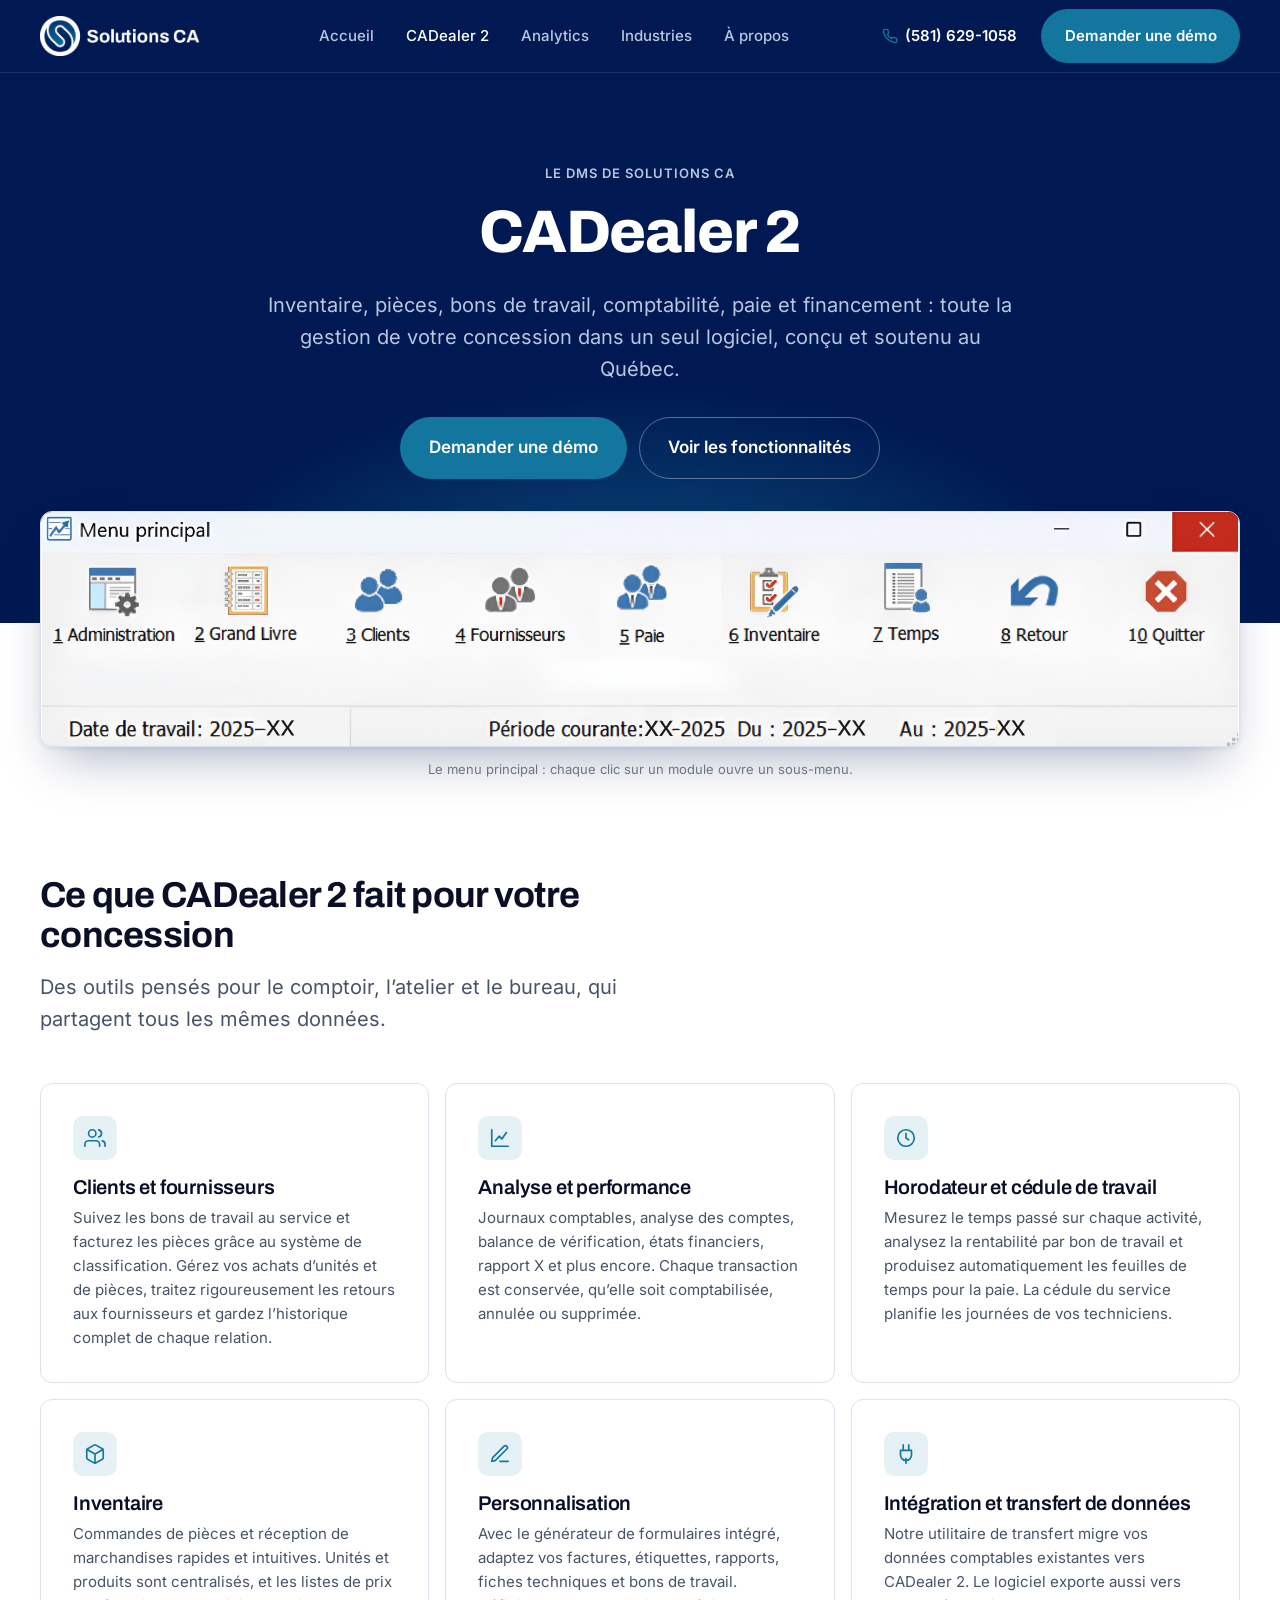
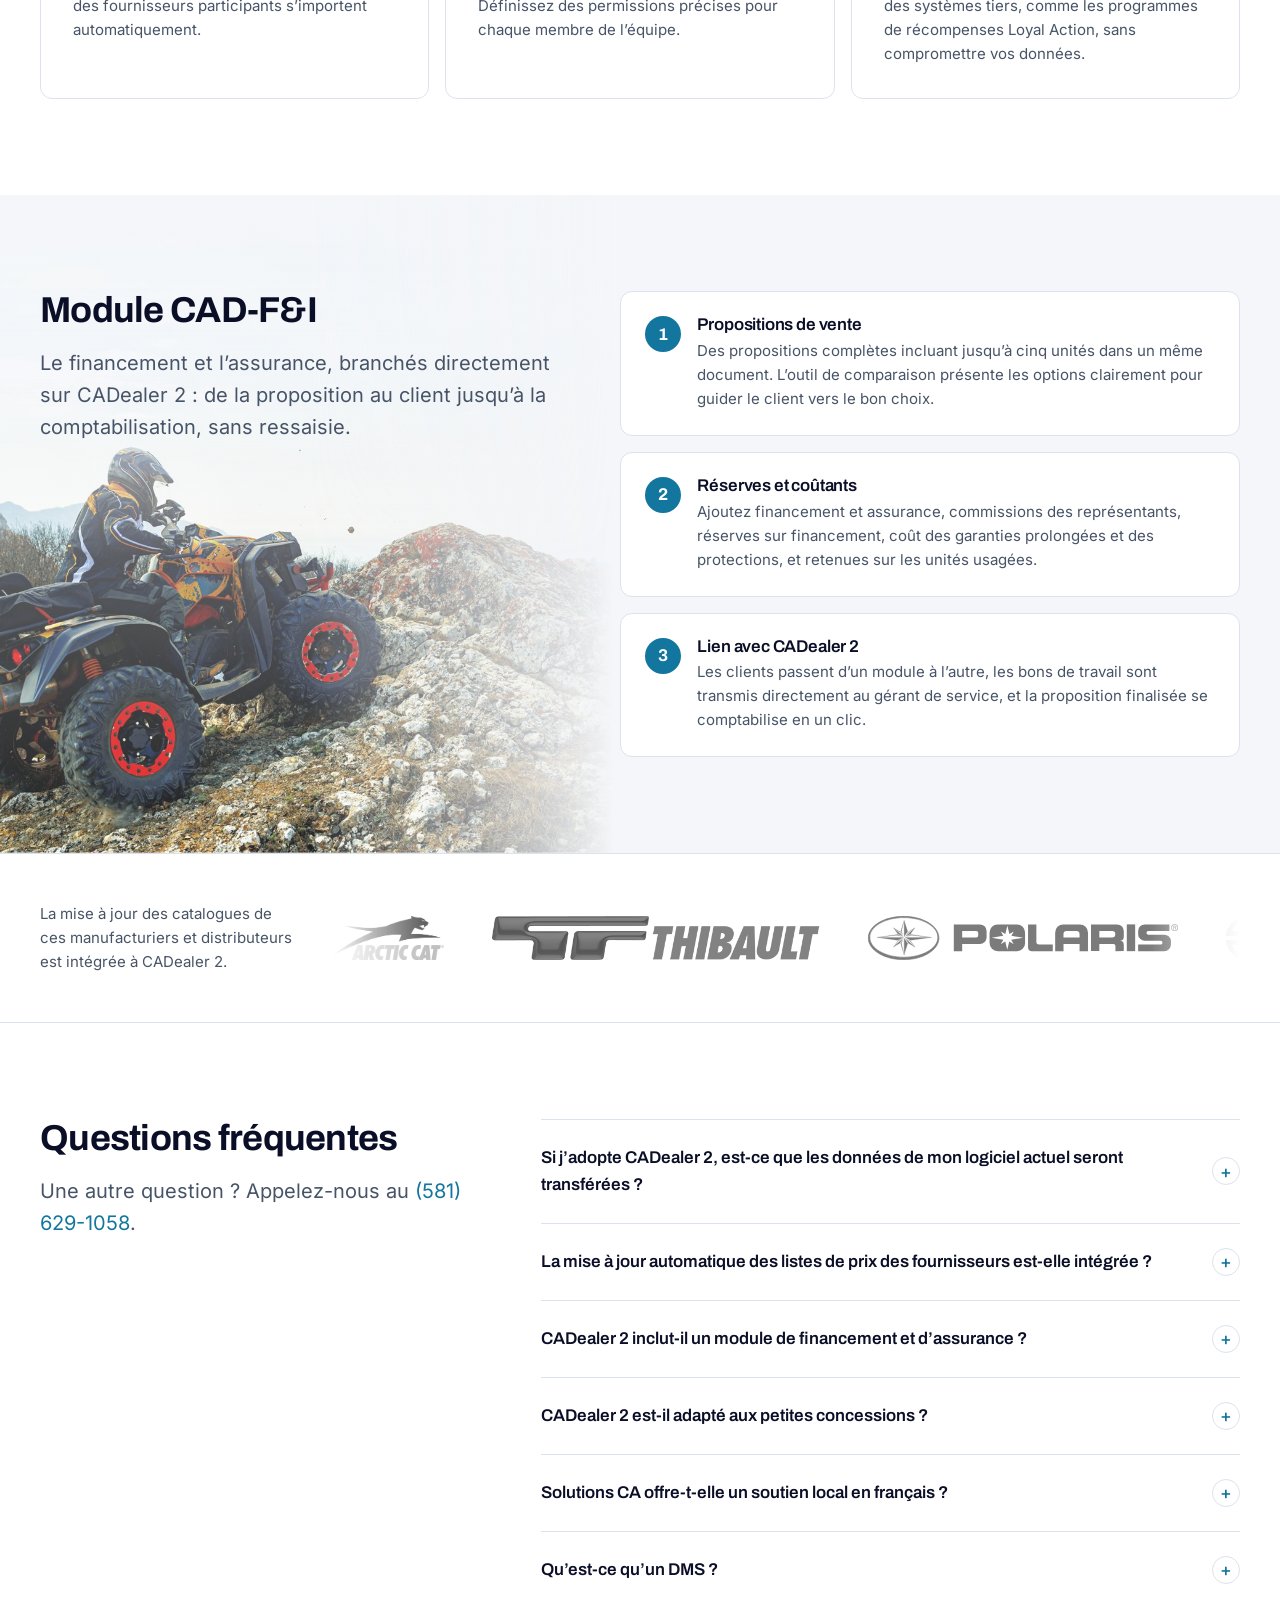
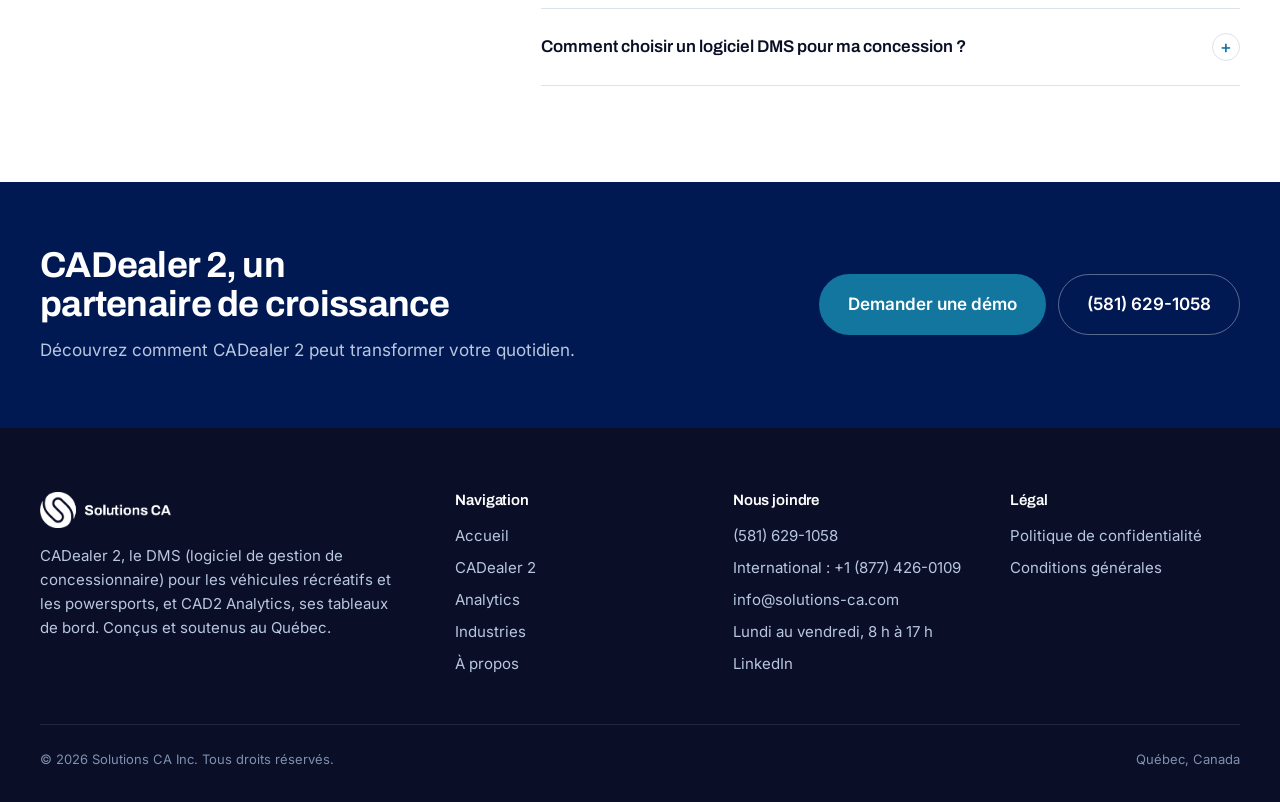
<file: cadealer2.html>
<!DOCTYPE html>
<html lang="fr">
<head>
  <meta charset="UTF-8">
  <meta name="viewport" content="width=device-width, initial-scale=1">
  <meta name="theme-color" content="#001952">
  <title>CADealer 2 | DMS complet pour concessionnaires de véhicules récréatifs | Solutions CA</title>
  <meta name="description" content="Découvrez CADealer 2 : gestion des stocks, pièces, bons de travail, comptabilité intégrée et module F&I. Le DMS taillé pour les concessionnaires moto, VTT, motoneige, bateau et VR au Québec.">
  <meta property="og:type" content="website">
  <meta property="og:locale" content="fr_CA">
  <meta property="og:site_name" content="Solutions CA">
  <meta property="og:title" content="CADealer 2 | DMS complet pour concessionnaires de véhicules récréatifs">
  <meta property="og:description" content="Gestion des stocks, pièces, bons de travail, comptabilité intégrée et module F&I. Le DMS taillé pour les concessionnaires moto, VTT, motoneige, bateau et VR au Québec.">
  <meta property="og:url" content="https://solutions-ca.com/cadealer2">
  <meta property="og:image" content="https://solutions-ca.com/images/cadealer2-menu.png">
  <link rel="canonical" href="https://solutions-ca.com/cadealer2">
  <link rel="icon" href="/images/favicon.png" type="image/png">
  <link rel="preload" href="/components/header.html" as="fetch" crossorigin>
  <link rel="preload" href="/fonts/archivo-var.woff2" as="font" type="font/woff2" crossorigin>
  <link rel="preload" href="/fonts/inter-var.woff2" as="font" type="font/woff2" crossorigin>
  <link rel="stylesheet" href="/css/styles.css">
  <script type="application/ld+json">
  {
    "@context": "https://schema.org",
    "@type": "SoftwareApplication",
    "name": "CADealer 2",
    "applicationCategory": "BusinessApplication",
    "operatingSystem": "Windows",
    "description": "Logiciel DMS complet pour concessionnaires de véhicules récréatifs et powersports au Québec. Gestion des stocks, pièces, bons de travail, comptabilité et module F&I.",
    "offers": { "@type": "Offer", "availability": "https://schema.org/InStock" },
    "author": { "@type": "Organization", "name": "Solutions CA Inc.", "url": "https://solutions-ca.com" }
  }
  </script>
  <script type="application/ld+json">
  {
    "@context": "https://schema.org",
    "@type": "FAQPage",
    "mainEntity": [
      { "@type": "Question", "name": "Si j’adopte CADealer 2, est-ce que les données de mon logiciel actuel seront transférées ?",
        "acceptedAnswer": { "@type": "Answer", "text": "Oui. Solutions CA offre un service de migration des données pour faciliter le passage à CADealer 2. Selon votre système actuel, nous pouvons importer l’inventaire, les comptes clients, les comptes fournisseurs, l’historique, les soldes d’ouverture, les comptes payables et les comptes à recevoir." } },
      { "@type": "Question", "name": "La mise à jour automatique des listes de prix des fournisseurs est-elle intégrée ?",
        "acceptedAnswer": { "@type": "Answer", "text": "Oui. CADealer 2 permet de gérer les listes de prix manuellement et d’importer automatiquement celles des fabricants suivants : Polaris, Arctic Cat, Yamaha, Kimpex, Motovan, Importation Thibault, Parts Canada, Honda, Kawasaki, Gamma, CFMOTO, Mercury, BMW, Ducati, Triumph, Land N Sea, et d’autres." } },
      { "@type": "Question", "name": "CADealer 2 inclut-il un module de financement et d’assurance ?",
        "acceptedAnswer": { "@type": "Answer", "text": "Oui. Le module CAD-F&I est intégré à CADealer 2. Il gère les propositions de vente, les bons de travail sur contrat de vente (accessoires), les réserves et coûtants, les commissions des représentants et des directeurs commerciaux, et bien plus." } },
      { "@type": "Question", "name": "CADealer 2 est-il adapté aux petites concessions ?",
        "acceptedAnswer": { "@type": "Answer", "text": "Oui. CADealer 2 s’adapte autant aux petits détaillants qu’aux grands concessionnaires multi-sites. La gestion des unités, des ventes et du service se fait à toute échelle." } },
      { "@type": "Question", "name": "Solutions CA offre-t-elle un soutien local en français ?",
        "acceptedAnswer": { "@type": "Answer", "text": "Absolument. Solutions CA offre à ses clients un soutien local illimité en français, du lundi au vendredi, de 8 h à 17 h." } },
      { "@type": "Question", "name": "Qu’est-ce qu’un DMS ?",
        "acceptedAnswer": { "@type": "Answer", "text": "Un DMS (Dealer Management System) est un logiciel tout-en-un qui centralise la gestion d’une concession : inventaire, ventes, service, comptabilité et ressources humaines. CADealer 2 est un DMS conçu pour les concessionnaires de véhicules récréatifs et powersports au Québec, qui convient aussi à la vente d’automobiles usagées." } },
      { "@type": "Question", "name": "Comment choisir un logiciel DMS pour ma concession ?",
        "acceptedAnswer": { "@type": "Answer", "text": "Le meilleur DMS est celui qui s’adapte à votre type de concession (moto, VTT, motoneige, bateau, VR), à la taille de votre équipe et à votre réalité opérationnelle. Privilégiez une solution avec soutien local en français, une interface intuitive et une intégration comptable complète." } }
    ]
  }
  </script>
</head>
<body>

<div id="header-placeholder"></div>
<script src="/js/includeHeader.js"></script>

<main>

  <!-- EN-TÊTE DE PAGE -->
  <section class="page-hero page-hero-center page-hero-glow">
    <div class="container">
      <div class="page-hero-inner">
        <p class="eyebrow hero-animate">Le DMS de Solutions CA</p>
        <h1 class="hero-animate">CADealer 2</h1>
        <p class="lede hero-animate">Inventaire, pièces, bons de travail, comptabilité, paie et financement : toute la gestion de votre concession dans un seul logiciel, conçu et soutenu au Québec.</p>
        <div class="hero-cta hero-animate">
          <a class="btn btn-primary btn-lg" href="/demo">Demander une démo</a>
          <a class="btn btn-ghost btn-lg" href="#fonctionnalites">Voir les fonctionnalités</a>
        </div>
      </div>
    </div>
  </section>

  <!-- CAPTURE D'ÉCRAN -->
  <div class="container product-shot-wrap">
    <figure class="product-shot">
      <img src="/images/cadealer2-menu.png" alt="Menu principal de CADealer 2 : Administration, Grand livre, Clients, Fournisseurs, Paie, Inventaire et Temps" width="2048" height="401">
      <figcaption>Le menu principal : chaque clic sur un module ouvre un sous-menu.</figcaption>
    </figure>
  </div>

  <!-- FONCTIONNALITÉS -->
  <section class="section" id="fonctionnalites">
    <div class="container">
      <div class="section-head">
        <h2>Ce que CADealer 2 fait pour votre concession</h2>
        <p>Des outils pensés pour le comptoir, l’atelier et le bureau, qui partagent tous les mêmes données.</p>
      </div>
      <div class="features">
        <article class="card feature">
          <div class="icon"><svg class="icon-md" viewBox="0 0 24 24" fill="none" stroke="currentColor" stroke-width="1.8" stroke-linecap="round" stroke-linejoin="round" aria-hidden="true"><path d="M17 21v-2a4 4 0 0 0-4-4H5a4 4 0 0 0-4 4v2"/><circle cx="9" cy="7" r="4"/><path d="M23 21v-2a4 4 0 0 0-3-3.9M16 3.1a4 4 0 0 1 0 7.8"/></svg></div>
          <h3>Clients et fournisseurs</h3>
          <p>Suivez les bons de travail au service et facturez les pièces grâce au système de classification. Gérez vos achats d’unités et de pièces, traitez rigoureusement les retours aux fournisseurs et gardez l’historique complet de chaque relation.</p>
        </article>
        <article class="card feature">
          <div class="icon"><svg class="icon-md" viewBox="0 0 24 24" fill="none" stroke="currentColor" stroke-width="1.8" stroke-linecap="round" stroke-linejoin="round" aria-hidden="true"><path d="M3 3v18h18"/><path d="M7 15l4-5 3 3 5-7"/></svg></div>
          <h3>Analyse et performance</h3>
          <p>Journaux comptables, analyse des comptes, balance de vérification, états financiers, rapport X et plus encore. Chaque transaction est conservée, qu’elle soit comptabilisée, annulée ou supprimée.</p>
        </article>
        <article class="card feature">
          <div class="icon"><svg class="icon-md" viewBox="0 0 24 24" fill="none" stroke="currentColor" stroke-width="1.8" stroke-linecap="round" stroke-linejoin="round" aria-hidden="true"><circle cx="12" cy="12" r="9"/><path d="M12 7v5l3 2"/></svg></div>
          <h3>Horodateur et cédule de travail</h3>
          <p>Mesurez le temps passé sur chaque activité, analysez la rentabilité par bon de travail et produisez automatiquement les feuilles de temps pour la paie. La cédule du service planifie les journées de vos techniciens.</p>
        </article>
        <article class="card feature">
          <div class="icon"><svg class="icon-md" viewBox="0 0 24 24" fill="none" stroke="currentColor" stroke-width="1.8" stroke-linecap="round" stroke-linejoin="round" aria-hidden="true"><path d="M21 16V8a2 2 0 0 0-1-1.7l-7-4a2 2 0 0 0-2 0l-7 4A2 2 0 0 0 3 8v8a2 2 0 0 0 1 1.7l7 4a2 2 0 0 0 2 0l7-4a2 2 0 0 0 1-1.7z"/><path d="M3.3 7 12 12l8.7-5M12 22V12"/></svg></div>
          <h3>Inventaire</h3>
          <p>Commandes de pièces et réception de marchandises rapides et intuitives. Unités et produits sont centralisés, et les listes de prix des fournisseurs participants s’importent automatiquement.</p>
        </article>
        <article class="card feature">
          <div class="icon"><svg class="icon-md" viewBox="0 0 24 24" fill="none" stroke="currentColor" stroke-width="1.8" stroke-linecap="round" stroke-linejoin="round" aria-hidden="true"><path d="M12 20h9"/><path d="M16.5 3.5a2.1 2.1 0 0 1 3 3L7 19l-4 1 1-4z"/></svg></div>
          <h3>Personnalisation</h3>
          <p>Avec le générateur de formulaires intégré, adaptez vos factures, étiquettes, rapports, fiches techniques et bons de travail. Définissez des permissions précises pour chaque membre de l’équipe.</p>
        </article>
        <article class="card feature">
          <div class="icon"><svg class="icon-md" viewBox="0 0 24 24" fill="none" stroke="currentColor" stroke-width="1.8" stroke-linecap="round" stroke-linejoin="round" aria-hidden="true"><path d="M12 22v-5"/><path d="M9 8V2M15 8V2"/><path d="M18 8v5a6 6 0 0 1-12 0V8z"/></svg></div>
          <h3>Intégration et transfert de données</h3>
          <p>Notre utilitaire de transfert migre vos données comptables existantes vers CADealer 2. Le logiciel exporte aussi vers des systèmes tiers, comme les programmes de récompenses Loyal Action, sans compromettre vos données.</p>
        </article>
      </div>
    </div>
  </section>

  <!-- MODULE F&I -->
  <section class="section section-alt" id="fi">
    <div class="fi-media">
      <img src="/illustrations/vtt-fi.jpg" alt="Pilote en VTT franchissant un rocher en montagne" width="1600" height="1067" loading="lazy">
    </div>
    <div class="container fi">
      <div>
        <h2>Module CAD-F&amp;I</h2>
        <p class="lede">Le financement et l’assurance, branchés directement sur CADealer 2 : de la proposition au client jusqu’à la comptabilisation, sans ressaisie.</p>
      </div>
      <ol class="fi-steps">
        <li class="card">
          <span class="fi-num">1</span>
          <div><h3>Propositions de vente</h3><p>Des propositions complètes incluant jusqu’à cinq unités dans un même document. L’outil de comparaison présente les options clairement pour guider le client vers le bon choix.</p></div>
        </li>
        <li class="card">
          <span class="fi-num">2</span>
          <div><h3>Réserves et coûtants</h3><p>Ajoutez financement et assurance, commissions des représentants, réserves sur financement, coût des garanties prolongées et des protections, et retenues sur les unités usagées.</p></div>
        </li>
        <li class="card">
          <span class="fi-num">3</span>
          <div><h3>Lien avec CADealer 2</h3><p>Les clients passent d’un module à l’autre, les bons de travail sont transmis directement au gérant de service, et la proposition finalisée se comptabilise en un clic.</p></div>
        </li>
      </ol>
    </div>
  </section>

  <!-- MARQUES INTÉGRÉES -->
  <section class="brands" aria-label="Marques intégrées">
    <div class="container brands-inner">
      <p>La mise à jour des catalogues de ces manufacturiers et distributeurs est intégrée à CADealer 2.</p>
      <div class="brand-track">
        <ul>
          <li><img src="/img/arcticcat.png" alt="Arctic Cat"></li>
          <li><img src="/img/ITL.png" alt="Importation Thibault"></li>
          <li><img src="/img/Polaris4.svg" alt="Polaris"></li>
          <li><img src="/img/Kawasaki-2024-Logo-Vector.svg-.png" alt="Kawasaki"></li>
          <li><img src="/img/kimpex-logo.png" alt="Kimpex"></li>
          <li><img src="/img/Yamaha-logo.png" alt="Yamaha"></li>
          <li><img src="/img/honda-2.svg" alt="Honda"></li>
          <li><img src="/img/CFMOTO_Logo.webp" alt="CFMOTO"></li>
          <li><img src="/img/suzuki-12.svg" alt="Suzuki"></li>
          <li><img src="/img/mercury3.jpg" alt="Mercury"></li>
          <li><img src="/img/BMW.svg.webp" alt="BMW Motorrad"></li>
          <li><img src="/img/ducati.png" alt="Ducati"></li>
          <li><img src="/img/Triumph-Logo.png" alt="Triumph"></li>
          <!-- Duplication pour la boucle infinie -->
          <li aria-hidden="true"><img src="/img/arcticcat.png" alt=""></li>
          <li aria-hidden="true"><img src="/img/ITL.png" alt=""></li>
          <li aria-hidden="true"><img src="/img/Polaris4.svg" alt=""></li>
          <li aria-hidden="true"><img src="/img/Kawasaki-2024-Logo-Vector.svg-.png" alt=""></li>
          <li aria-hidden="true"><img src="/img/kimpex-logo.png" alt=""></li>
          <li aria-hidden="true"><img src="/img/Yamaha-logo.png" alt=""></li>
          <li aria-hidden="true"><img src="/img/honda-2.svg" alt=""></li>
          <li aria-hidden="true"><img src="/img/CFMOTO_Logo.webp" alt=""></li>
          <li aria-hidden="true"><img src="/img/suzuki-12.svg" alt=""></li>
          <li aria-hidden="true"><img src="/img/mercury3.jpg" alt=""></li>
          <li aria-hidden="true"><img src="/img/BMW.svg.webp" alt=""></li>
          <li aria-hidden="true"><img src="/img/ducati.png" alt=""></li>
          <li aria-hidden="true"><img src="/img/Triumph-Logo.png" alt=""></li>
        </ul>
      </div>
    </div>
  </section>

  <!-- FAQ — <details> natif : ouvert/fermé sans JavaScript, accessible au clavier -->
  <section class="section" id="faq">
    <div class="container faq">
      <div class="section-head">
        <h2>Questions fréquentes</h2>
        <p>Une autre question ? Appelez-nous au <a href="tel:+15816291058">(581) 629-1058</a>.</p>
      </div>
      <div class="faq-list">
        <details>
          <summary>Si j’adopte CADealer 2, est-ce que les données de mon logiciel actuel seront transférées ?</summary>
          <p>Oui. Solutions CA offre un service de migration des données pour faciliter le passage à CADealer 2. Selon votre système actuel, nous pouvons importer l’inventaire, les comptes clients, les comptes fournisseurs, l’historique, les soldes d’ouverture, les comptes payables et les comptes à recevoir.</p>
        </details>
        <details>
          <summary>La mise à jour automatique des listes de prix des fournisseurs est-elle intégrée ?</summary>
          <p>Oui. CADealer 2 permet de gérer les listes de prix manuellement et d’importer automatiquement celles des fabricants suivants : Polaris, Arctic Cat, Yamaha, Kimpex, Motovan, Importation Thibault, Parts Canada, Honda, Kawasaki, Gamma, CFMOTO, Mercury, BMW, Ducati, Triumph, Land N Sea, et d’autres.</p>
        </details>
        <details>
          <summary>CADealer 2 inclut-il un module de financement et d’assurance ?</summary>
          <p>Oui. Le module CAD-F&amp;I est intégré à CADealer 2. Il gère les propositions de vente, les bons de travail sur contrat de vente (accessoires), les réserves et coûtants, les commissions des représentants et des directeurs commerciaux, et bien plus.</p>
        </details>
        <details>
          <summary>CADealer 2 est-il adapté aux petites concessions ?</summary>
          <p>Oui. CADealer 2 s’adapte autant aux petits détaillants qu’aux grands concessionnaires multi-sites. La gestion des unités, des ventes et du service se fait à toute échelle.</p>
        </details>
        <details>
          <summary>Solutions CA offre-t-elle un soutien local en français ?</summary>
          <p>Absolument. Solutions CA offre à ses clients un soutien local illimité en français, du lundi au vendredi, de 8 h à 17 h.</p>
        </details>
        <details>
          <summary>Qu’est-ce qu’un DMS ?</summary>
          <p>Un DMS (Dealer Management System) est un logiciel tout-en-un qui centralise la gestion d’une concession : inventaire, ventes, service, comptabilité et ressources humaines. CADealer 2 est un DMS conçu pour les concessionnaires de véhicules récréatifs et powersports au Québec, qui convient aussi à la vente d’automobiles usagées.</p>
        </details>
        <details>
          <summary>Comment choisir un logiciel DMS pour ma concession ?</summary>
          <p>Le meilleur DMS est celui qui s’adapte à votre type de concession (moto, VTT, motoneige, bateau, VR), à la taille de votre équipe et à votre réalité opérationnelle. Privilégiez une solution avec soutien local en français, une interface intuitive et une intégration comptable complète.</p>
        </details>
      </div>
    </div>
  </section>

  <!-- BANDE D'APPEL -->
  <section class="cta-band">
    <div class="container cta-inner">
      <div>
        <h2>CADealer 2, un partenaire de croissance</h2>
        <p>Découvrez comment CADealer 2 peut transformer votre quotidien.</p>
      </div>
      <div class="cta-actions">
        <a class="btn btn-primary btn-lg" href="/demo">Demander une démo</a>
        <a class="btn btn-ghost btn-lg" href="tel:+15816291058">(581) 629-1058</a>
      </div>
    </div>
  </section>

</main>

<div id="footer-placeholder"></div>
<script src="/js/includeFooter.js"></script>

</body>
</html>
</file>
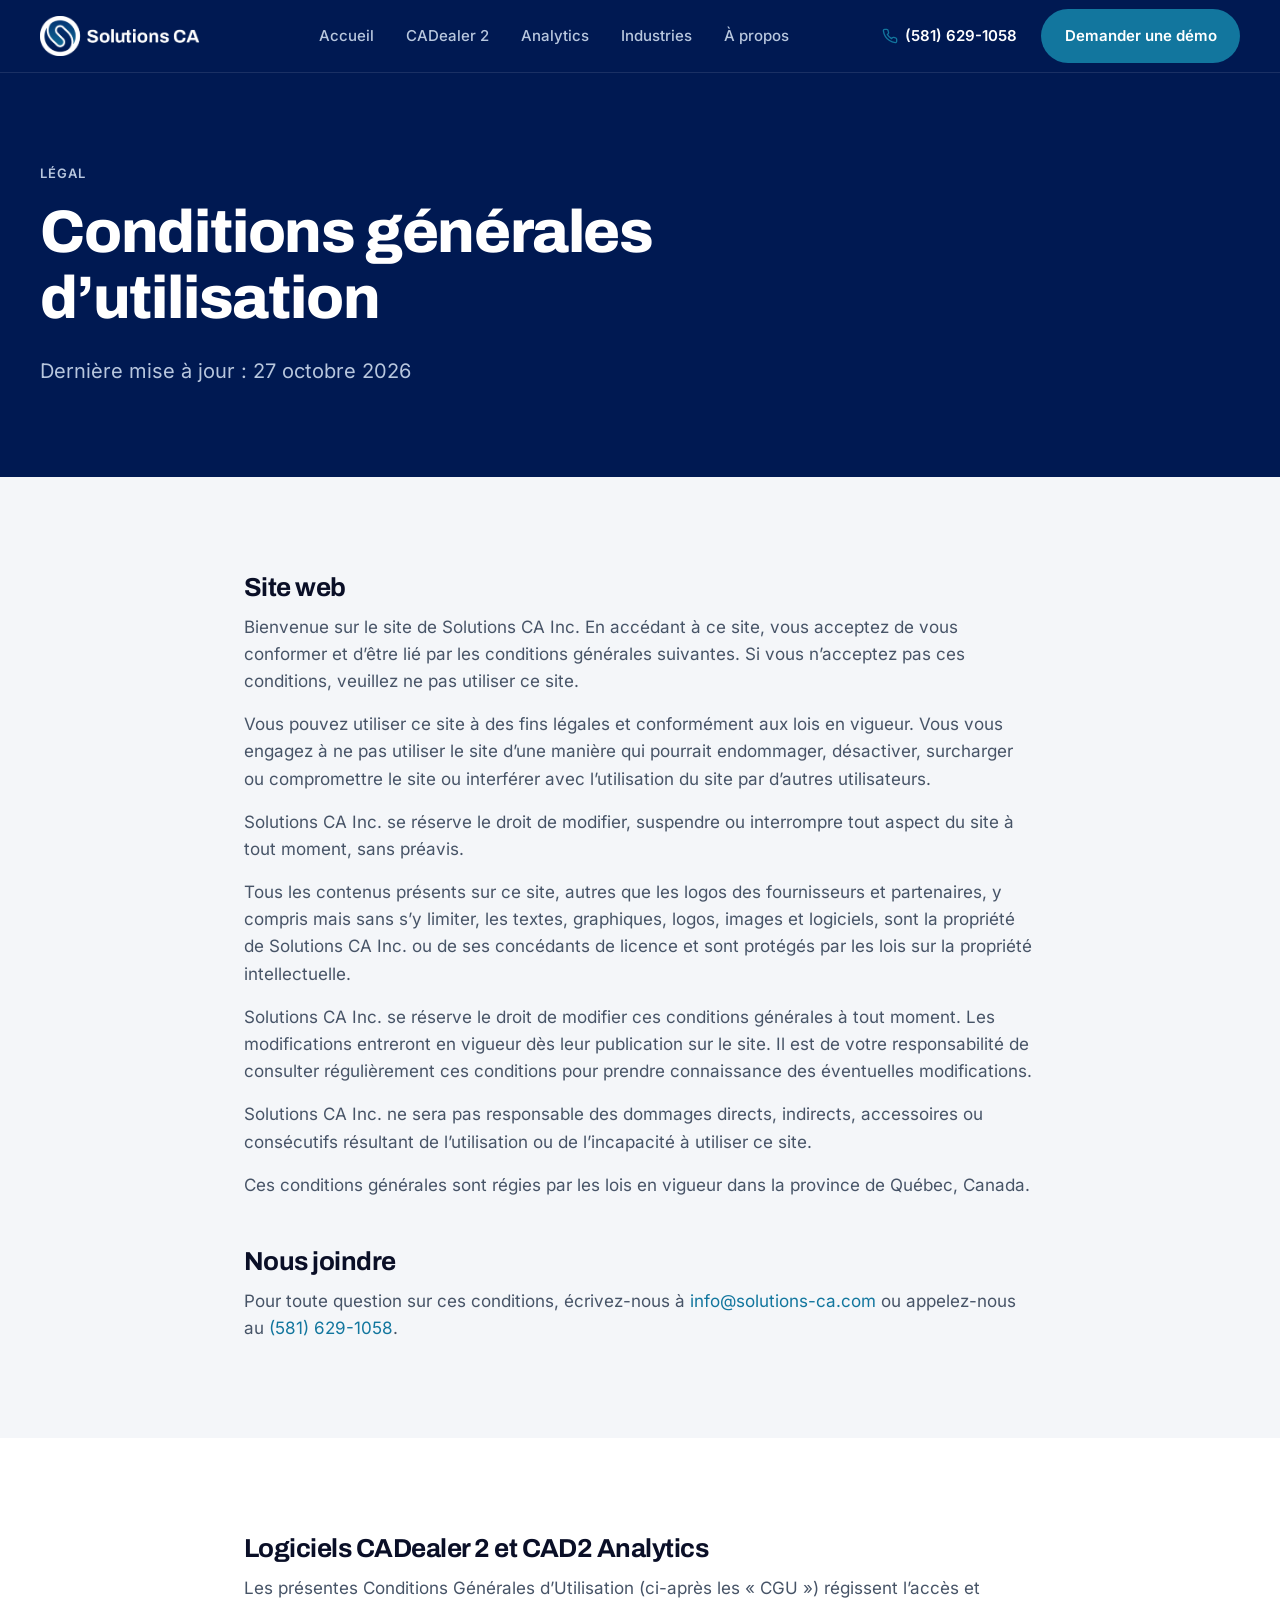
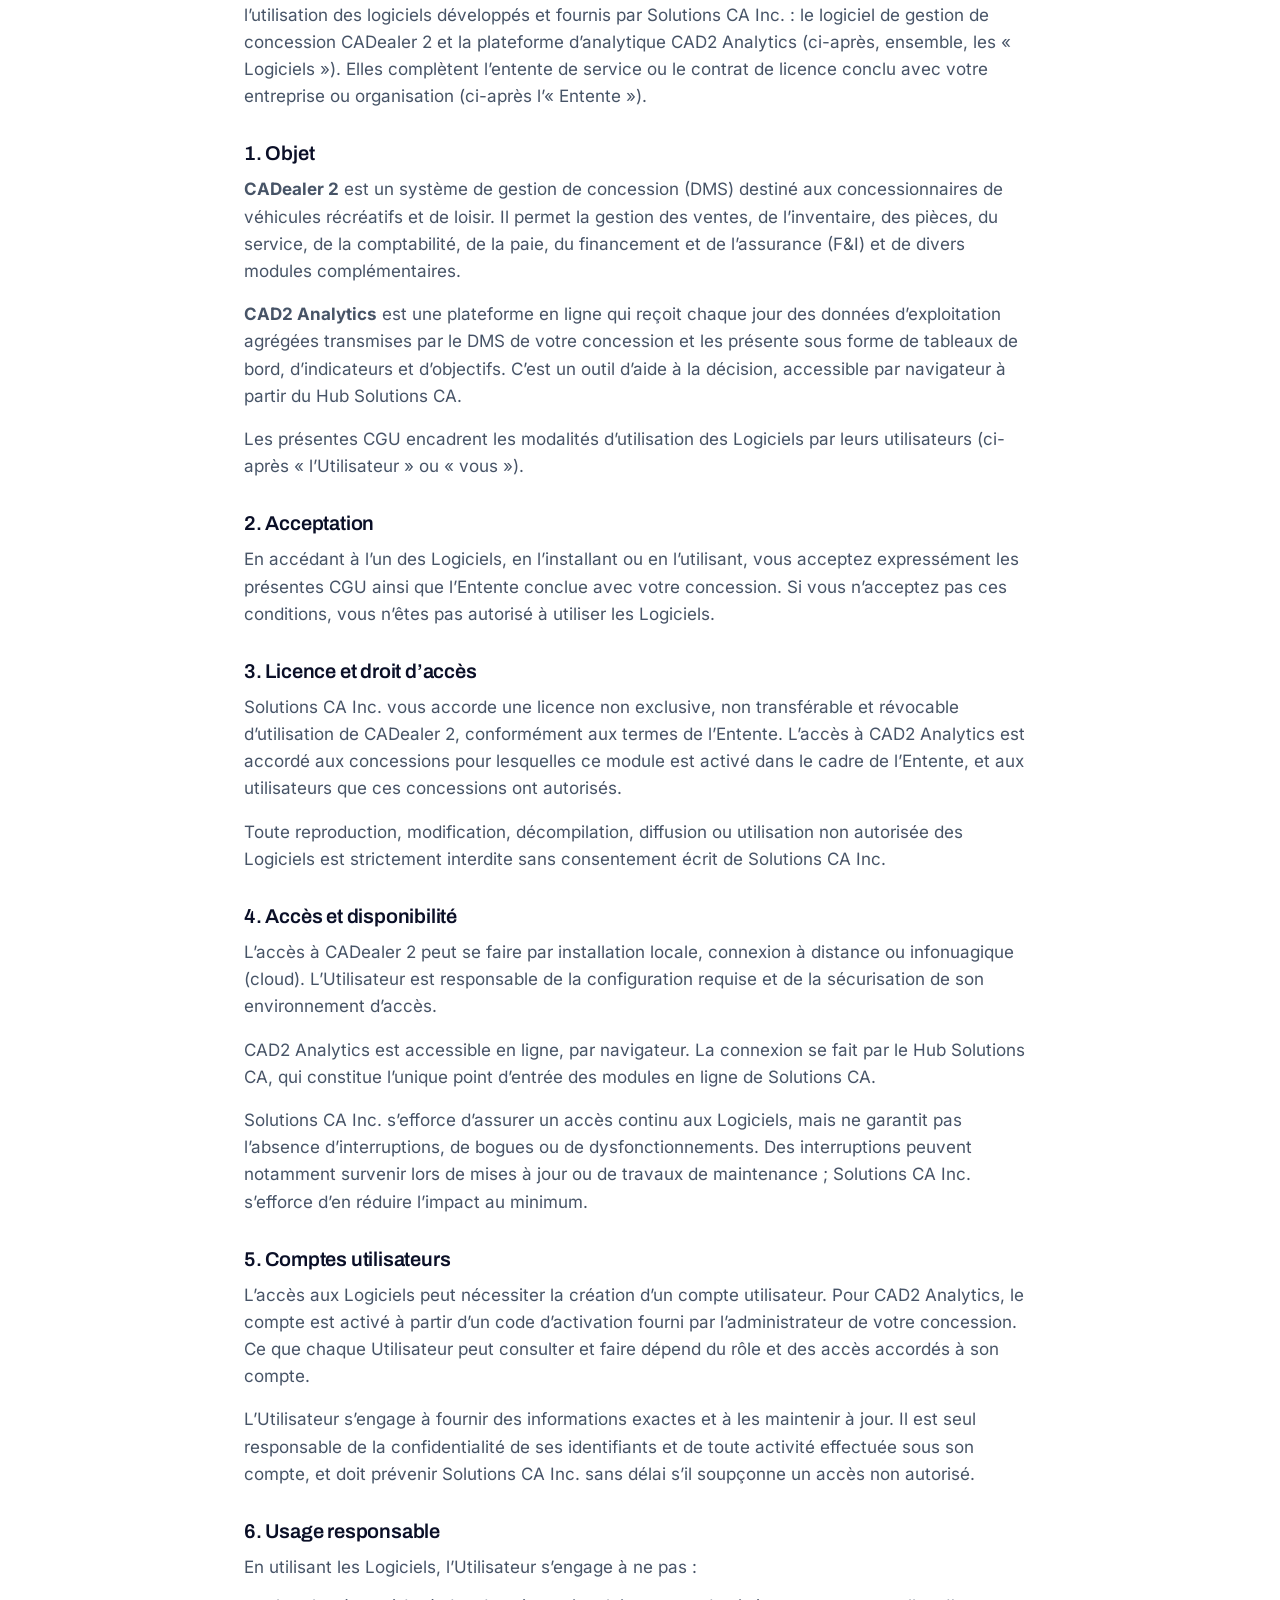
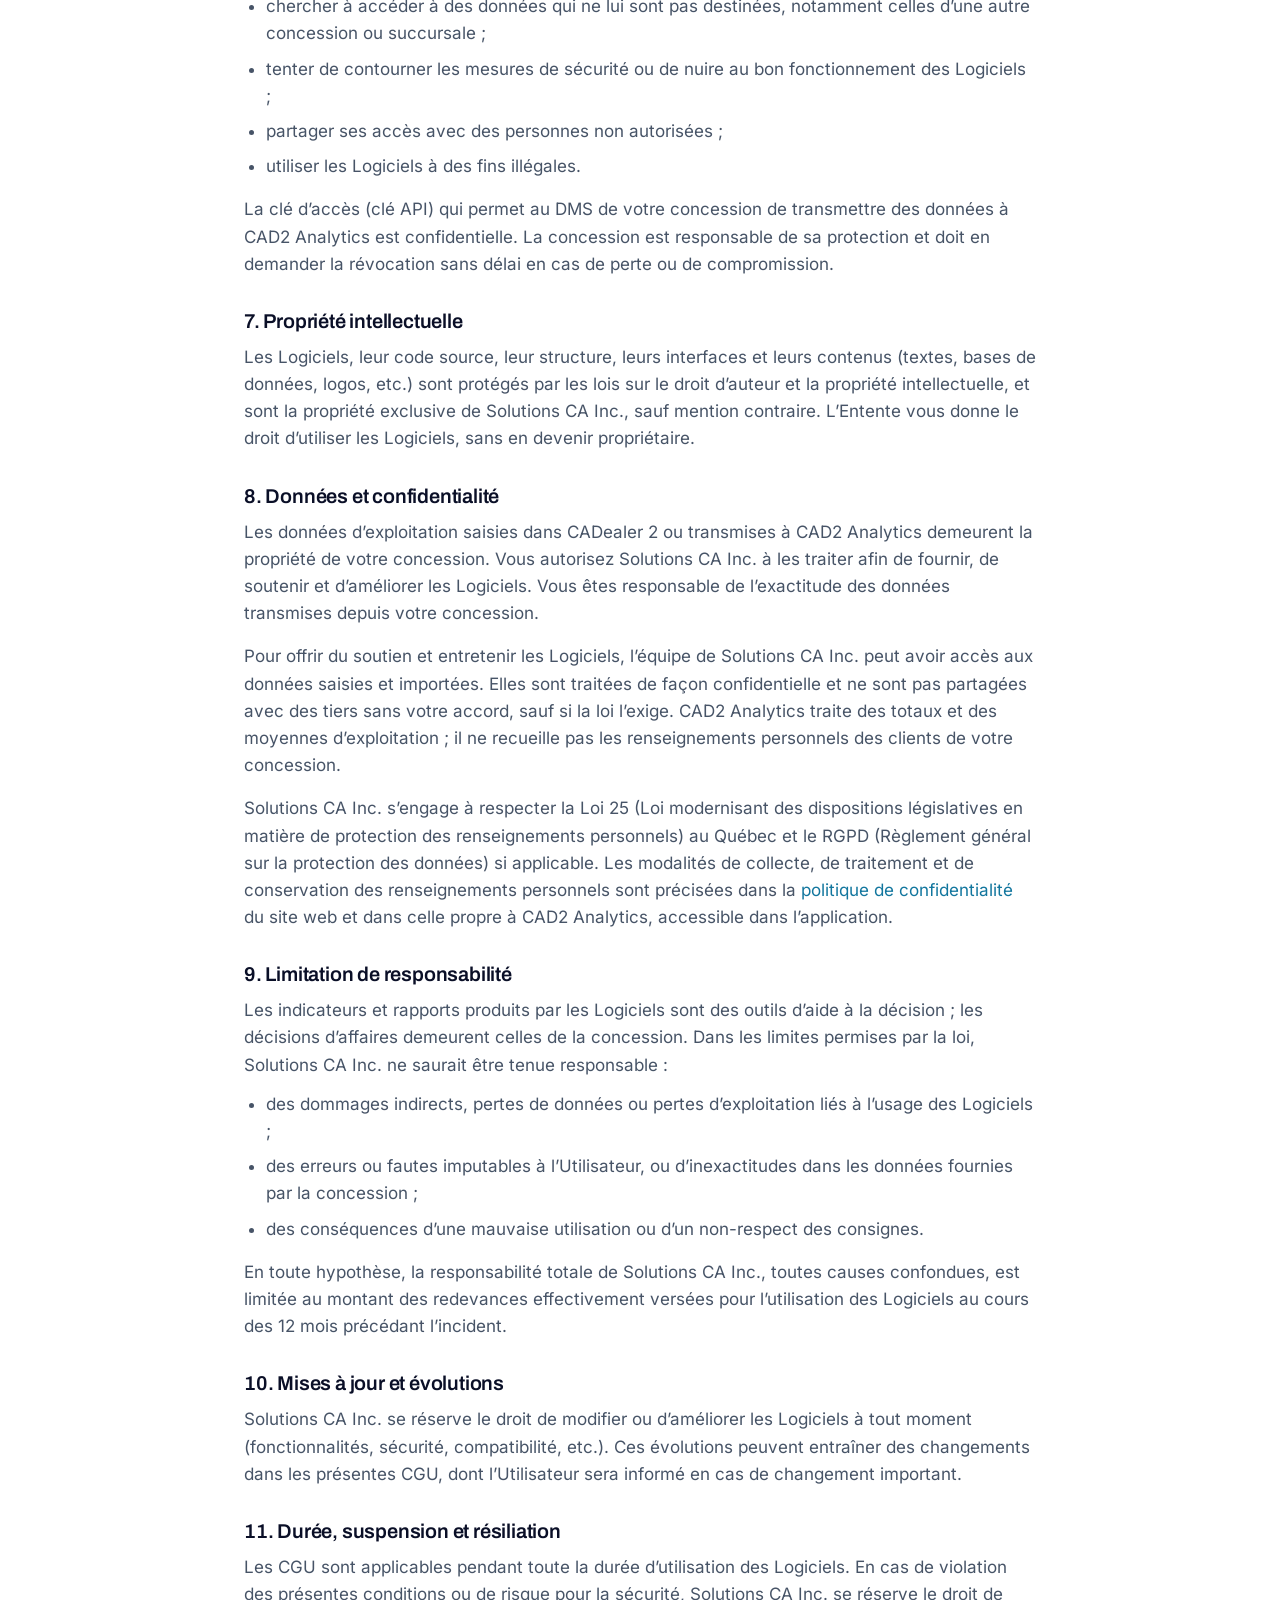
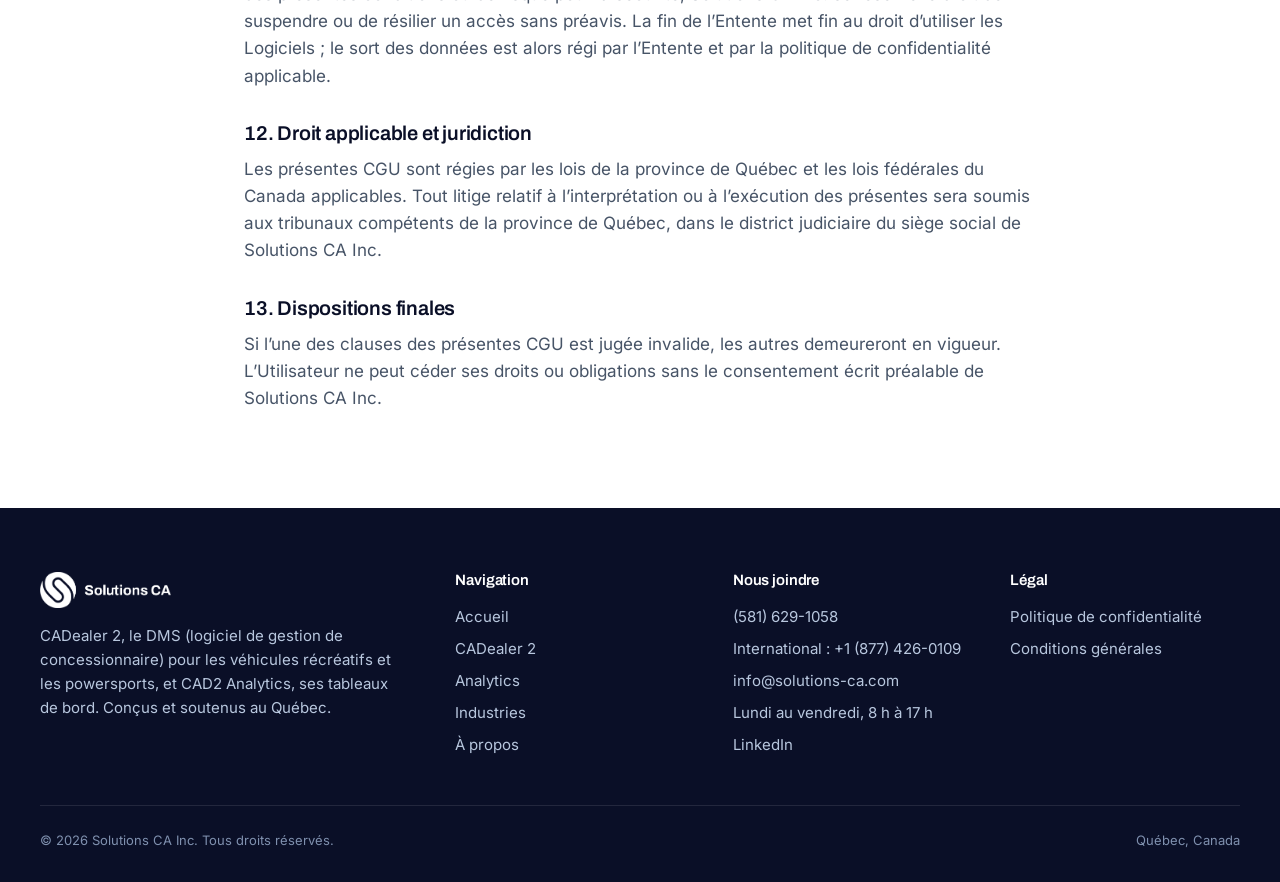
<file: conditions-utilisation.html>
<!DOCTYPE html>
<html lang="fr">
<head>
  <meta charset="UTF-8">
  <meta name="viewport" content="width=device-width, initial-scale=1">
  <meta name="theme-color" content="#001952">
  <title>Conditions générales d’utilisation | Solutions CA</title>
  <meta name="description" content="Conditions générales d’utilisation des logiciels CADealer 2 et CAD2 Analytics et du site web de Solutions CA Inc. : licence, accès, comptes, données, propriété intellectuelle, responsabilité et droit applicable.">
  <meta property="og:type" content="website">
  <meta property="og:locale" content="fr_CA">
  <meta property="og:site_name" content="Solutions CA">
  <meta property="og:title" content="Conditions générales d’utilisation | Solutions CA">
  <meta property="og:description" content="Conditions générales d’utilisation des logiciels CADealer 2 et CAD2 Analytics et du site web de Solutions CA Inc.">
  <meta property="og:url" content="https://solutions-ca.com/conditions-utilisation">
  <meta property="og:image" content="https://solutions-ca.com/images/logo-couleurs.png">
  <link rel="canonical" href="https://solutions-ca.com/conditions-utilisation">
  <link rel="icon" href="/images/favicon.png" type="image/png">
  <link rel="preload" href="/components/header.html" as="fetch" crossorigin>
  <link rel="preload" href="/fonts/archivo-var.woff2" as="font" type="font/woff2" crossorigin>
  <link rel="preload" href="/fonts/inter-var.woff2" as="font" type="font/woff2" crossorigin>
  <link rel="stylesheet" href="/css/styles.css">
</head>
<body>

<div id="header-placeholder"></div>
<script src="/js/includeHeader.js"></script>

<main>

  <!-- EN-TÊTE DE PAGE -->
  <section class="page-hero page-hero-short">
    <div class="container">
      <div class="page-hero-inner">
        <p class="eyebrow hero-animate">Légal</p>
        <h1 class="hero-animate">Conditions générales d’utilisation</h1>
        <p class="lede hero-animate">Dernière mise à jour : 27 octobre 2026</p>
      </div>
    </div>
  </section>


  <!-- SITE WEB -->
  <section class="section section-alt" id="site-web">
    <div class="container legal">
      <h2>Site web</h2>
      <p>Bienvenue sur le site de Solutions CA Inc. En accédant à ce site, vous acceptez de vous conformer et d’être lié par les conditions générales suivantes. Si vous n’acceptez pas ces conditions, veuillez ne pas utiliser ce site.</p>
      <p>Vous pouvez utiliser ce site à des fins légales et conformément aux lois en vigueur. Vous vous engagez à ne pas utiliser le site d’une manière qui pourrait endommager, désactiver, surcharger ou compromettre le site ou interférer avec l’utilisation du site par d’autres utilisateurs.</p>
      <p>Solutions CA Inc. se réserve le droit de modifier, suspendre ou interrompre tout aspect du site à tout moment, sans préavis.</p>
      <p>Tous les contenus présents sur ce site, autres que les logos des fournisseurs et partenaires, y compris mais sans s’y limiter, les textes, graphiques, logos, images et logiciels, sont la propriété de Solutions CA Inc. ou de ses concédants de licence et sont protégés par les lois sur la propriété intellectuelle.</p>
      <p>Solutions CA Inc. se réserve le droit de modifier ces conditions générales à tout moment. Les modifications entreront en vigueur dès leur publication sur le site. Il est de votre responsabilité de consulter régulièrement ces conditions pour prendre connaissance des éventuelles modifications.</p>
      <p>Solutions CA Inc. ne sera pas responsable des dommages directs, indirects, accessoires ou consécutifs résultant de l’utilisation ou de l’incapacité à utiliser ce site.</p>
      <p>Ces conditions générales sont régies par les lois en vigueur dans la province de Québec, Canada.</p>

      <h2>Nous joindre</h2>
      <p>Pour toute question sur ces conditions, écrivez-nous à <a href="mailto:info@solutions-ca.com">info@solutions-ca.com</a> ou appelez-nous au <a href="tel:+15816291058">(581) 629-1058</a>.</p>
    </div>
  </section>

  <!-- LOGICIELS -->
  <section class="section" id="logiciels">
    <div class="container legal">
      <h2>Logiciels CADealer 2 et CAD2 Analytics</h2>
      <p>Les présentes Conditions Générales d’Utilisation (ci-après les « CGU ») régissent l’accès et l’utilisation des logiciels développés et fournis par Solutions CA Inc. : le logiciel de gestion de concession CADealer 2 et la plateforme d’analytique CAD2 Analytics (ci-après, ensemble, les « Logiciels »). Elles complètent l’entente de service ou le contrat de licence conclu avec votre entreprise ou organisation (ci-après l’« Entente »).</p>

      <h3>1. Objet</h3>
      <p><strong>CADealer 2</strong> est un système de gestion de concession (DMS) destiné aux concessionnaires de véhicules récréatifs et de loisir. Il permet la gestion des ventes, de l’inventaire, des pièces, du service, de la comptabilité, de la paie, du financement et de l’assurance (F&amp;I) et de divers modules complémentaires.</p>
      <p><strong>CAD2 Analytics</strong> est une plateforme en ligne qui reçoit chaque jour des données d’exploitation agrégées transmises par le DMS de votre concession et les présente sous forme de tableaux de bord, d’indicateurs et d’objectifs. C’est un outil d’aide à la décision, accessible par navigateur à partir du Hub Solutions CA.</p>
      <p>Les présentes CGU encadrent les modalités d’utilisation des Logiciels par leurs utilisateurs (ci-après « l’Utilisateur » ou « vous »).</p>

      <h3>2. Acceptation</h3>
      <p>En accédant à l’un des Logiciels, en l’installant ou en l’utilisant, vous acceptez expressément les présentes CGU ainsi que l’Entente conclue avec votre concession. Si vous n’acceptez pas ces conditions, vous n’êtes pas autorisé à utiliser les Logiciels.</p>

      <h3>3. Licence et droit d’accès</h3>
      <p>Solutions CA Inc. vous accorde une licence non exclusive, non transférable et révocable d’utilisation de CADealer 2, conformément aux termes de l’Entente. L’accès à CAD2 Analytics est accordé aux concessions pour lesquelles ce module est activé dans le cadre de l’Entente, et aux utilisateurs que ces concessions ont autorisés.</p>
      <p>Toute reproduction, modification, décompilation, diffusion ou utilisation non autorisée des Logiciels est strictement interdite sans consentement écrit de Solutions CA Inc.</p>

      <h3>4. Accès et disponibilité</h3>
      <p>L’accès à CADealer 2 peut se faire par installation locale, connexion à distance ou infonuagique (cloud). L’Utilisateur est responsable de la configuration requise et de la sécurisation de son environnement d’accès.</p>
      <p>CAD2 Analytics est accessible en ligne, par navigateur. La connexion se fait par le Hub Solutions CA, qui constitue l’unique point d’entrée des modules en ligne de Solutions CA.</p>
      <p>Solutions CA Inc. s’efforce d’assurer un accès continu aux Logiciels, mais ne garantit pas l’absence d’interruptions, de bogues ou de dysfonctionnements. Des interruptions peuvent notamment survenir lors de mises à jour ou de travaux de maintenance ; Solutions CA Inc. s’efforce d’en réduire l’impact au minimum.</p>

      <h3>5. Comptes utilisateurs</h3>
      <p>L’accès aux Logiciels peut nécessiter la création d’un compte utilisateur. Pour CAD2 Analytics, le compte est activé à partir d’un code d’activation fourni par l’administrateur de votre concession. Ce que chaque Utilisateur peut consulter et faire dépend du rôle et des accès accordés à son compte.</p>
      <p>L’Utilisateur s’engage à fournir des informations exactes et à les maintenir à jour. Il est seul responsable de la confidentialité de ses identifiants et de toute activité effectuée sous son compte, et doit prévenir Solutions CA Inc. sans délai s’il soupçonne un accès non autorisé.</p>

      <h3>6. Usage responsable</h3>
      <p>En utilisant les Logiciels, l’Utilisateur s’engage à ne pas :</p>
      <ul>
        <li>chercher à accéder à des données qui ne lui sont pas destinées, notamment celles d’une autre concession ou succursale ;</li>
        <li>tenter de contourner les mesures de sécurité ou de nuire au bon fonctionnement des Logiciels ;</li>
        <li>partager ses accès avec des personnes non autorisées ;</li>
        <li>utiliser les Logiciels à des fins illégales.</li>
      </ul>
      <p>La clé d’accès (clé API) qui permet au DMS de votre concession de transmettre des données à CAD2 Analytics est confidentielle. La concession est responsable de sa protection et doit en demander la révocation sans délai en cas de perte ou de compromission.</p>

      <h3>7. Propriété intellectuelle</h3>
      <p>Les Logiciels, leur code source, leur structure, leurs interfaces et leurs contenus (textes, bases de données, logos, etc.) sont protégés par les lois sur le droit d’auteur et la propriété intellectuelle, et sont la propriété exclusive de Solutions CA Inc., sauf mention contraire. L’Entente vous donne le droit d’utiliser les Logiciels, sans en devenir propriétaire.</p>

      <h3>8. Données et confidentialité</h3>
      <p>Les données d’exploitation saisies dans CADealer 2 ou transmises à CAD2 Analytics demeurent la propriété de votre concession. Vous autorisez Solutions CA Inc. à les traiter afin de fournir, de soutenir et d’améliorer les Logiciels. Vous êtes responsable de l’exactitude des données transmises depuis votre concession.</p>
      <p>Pour offrir du soutien et entretenir les Logiciels, l’équipe de Solutions CA Inc. peut avoir accès aux données saisies et importées. Elles sont traitées de façon confidentielle et ne sont pas partagées avec des tiers sans votre accord, sauf si la loi l’exige. CAD2 Analytics traite des totaux et des moyennes d’exploitation ; il ne recueille pas les renseignements personnels des clients de votre concession.</p>
      <p>Solutions CA Inc. s’engage à respecter la Loi 25 (Loi modernisant des dispositions législatives en matière de protection des renseignements personnels) au Québec et le RGPD (Règlement général sur la protection des données) si applicable. Les modalités de collecte, de traitement et de conservation des renseignements personnels sont précisées dans la <a href="/politique-confidentialite">politique de confidentialité</a> du site web et dans celle propre à CAD2 Analytics, accessible dans l’application.</p>

      <h3>9. Limitation de responsabilité</h3>
      <p>Les indicateurs et rapports produits par les Logiciels sont des outils d’aide à la décision ; les décisions d’affaires demeurent celles de la concession. Dans les limites permises par la loi, Solutions CA Inc. ne saurait être tenue responsable :</p>
      <ul>
        <li>des dommages indirects, pertes de données ou pertes d’exploitation liés à l’usage des Logiciels ;</li>
        <li>des erreurs ou fautes imputables à l’Utilisateur, ou d’inexactitudes dans les données fournies par la concession ;</li>
        <li>des conséquences d’une mauvaise utilisation ou d’un non-respect des consignes.</li>
      </ul>
      <p>En toute hypothèse, la responsabilité totale de Solutions CA Inc., toutes causes confondues, est limitée au montant des redevances effectivement versées pour l’utilisation des Logiciels au cours des 12 mois précédant l’incident.</p>

      <h3>10. Mises à jour et évolutions</h3>
      <p>Solutions CA Inc. se réserve le droit de modifier ou d’améliorer les Logiciels à tout moment (fonctionnalités, sécurité, compatibilité, etc.). Ces évolutions peuvent entraîner des changements dans les présentes CGU, dont l’Utilisateur sera informé en cas de changement important.</p>

      <h3>11. Durée, suspension et résiliation</h3>
      <p>Les CGU sont applicables pendant toute la durée d’utilisation des Logiciels. En cas de violation des présentes conditions ou de risque pour la sécurité, Solutions CA Inc. se réserve le droit de suspendre ou de résilier un accès sans préavis. La fin de l’Entente met fin au droit d’utiliser les Logiciels ; le sort des données est alors régi par l’Entente et par la politique de confidentialité applicable.</p>

      <h3>12. Droit applicable et juridiction</h3>
      <p>Les présentes CGU sont régies par les lois de la province de Québec et les lois fédérales du Canada applicables. Tout litige relatif à l’interprétation ou à l’exécution des présentes sera soumis aux tribunaux compétents de la province de Québec, dans le district judiciaire du siège social de Solutions CA Inc.</p>

      <h3>13. Dispositions finales</h3>
      <p>Si l’une des clauses des présentes CGU est jugée invalide, les autres demeureront en vigueur. L’Utilisateur ne peut céder ses droits ou obligations sans le consentement écrit préalable de Solutions CA Inc.</p>
    </div>
  </section>

</main>

<div id="footer-placeholder"></div>
<script src="/js/includeFooter.js"></script>

</body>
</html>
</file>
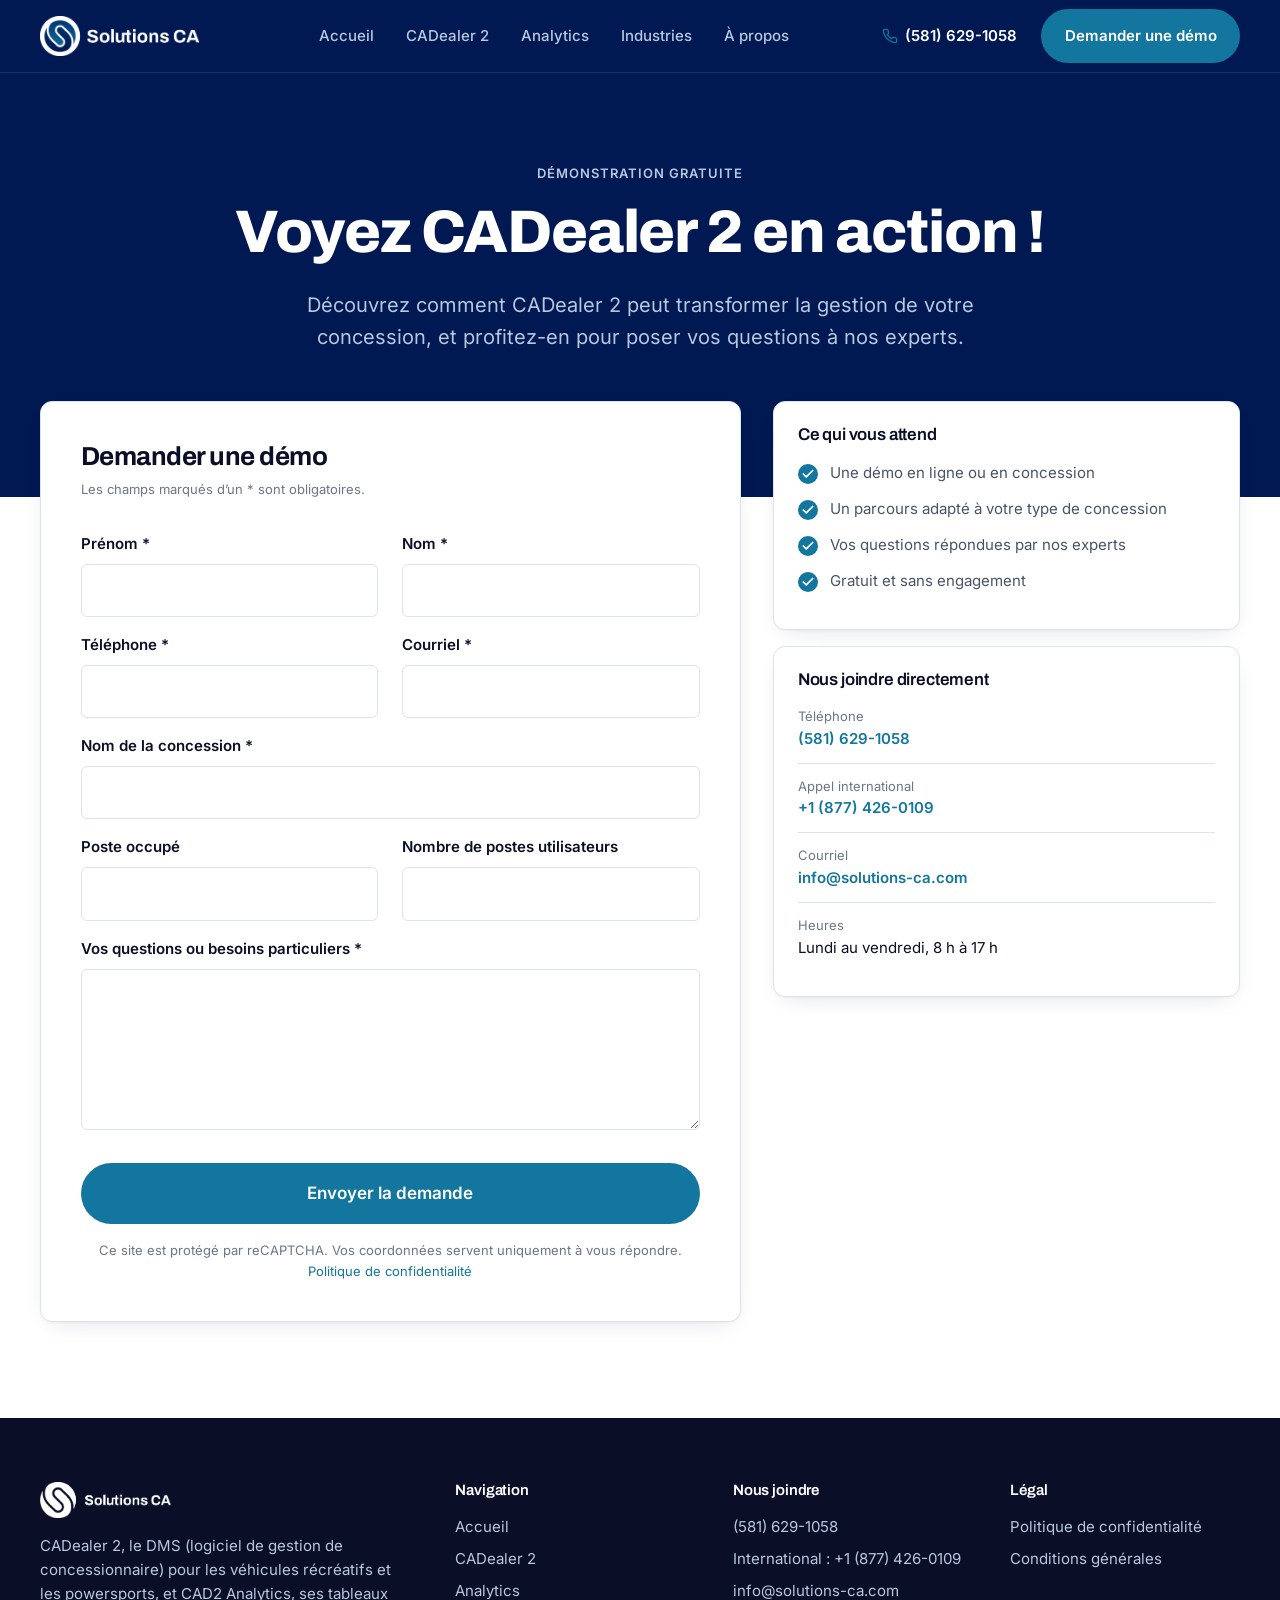
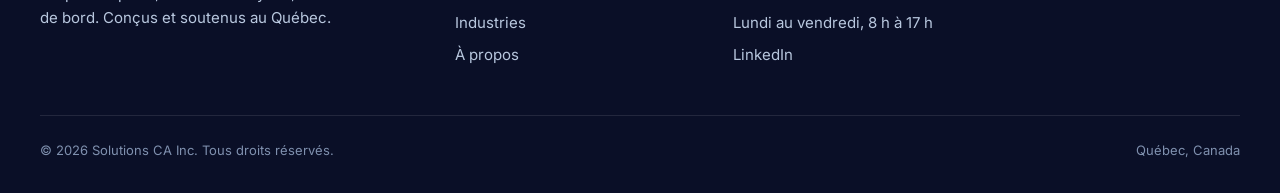
<file: demo.html>
<!DOCTYPE html>
<html lang="fr">
<head>
  <meta charset="UTF-8">
  <meta name="viewport" content="width=device-width, initial-scale=1">
  <meta name="theme-color" content="#001952">
  <title>Demander une démo de CADealer 2 | DMS pour concessionnaires de véhicules récréatifs | Solutions CA</title>
  <meta name="description" content="Voyez CADealer 2 en action ! Demandez une démonstration gratuite de notre DMS et découvrez comment simplifier la gestion quotidienne de votre concession de véhicules de loisirs.">
  <meta property="og:type" content="website">
  <meta property="og:locale" content="fr_CA">
  <meta property="og:site_name" content="Solutions CA">
  <meta property="og:title" content="Demander une démo gratuite de CADealer 2 | Solutions CA">
  <meta property="og:description" content="Voyez CADealer 2 en action ! Demandez une démonstration gratuite de notre DMS et découvrez comment simplifier la gestion quotidienne de votre concession de véhicules de loisirs.">
  <meta property="og:url" content="https://solutions-ca.com/demo">
  <meta property="og:image" content="https://solutions-ca.com/images/logo-couleurs.png">
  <link rel="canonical" href="https://solutions-ca.com/demo">
  <link rel="icon" href="/images/favicon.png" type="image/png">
  <link rel="preload" href="/components/header.html" as="fetch" crossorigin>
  <link rel="preload" href="/fonts/archivo-var.woff2" as="font" type="font/woff2" crossorigin>
  <link rel="preload" href="/fonts/inter-var.woff2" as="font" type="font/woff2" crossorigin>
  <link rel="stylesheet" href="/css/styles.css">
  <script src="https://www.google.com/recaptcha/api.js?render=6LdX3Y4rAAAAAA9YxfBTz-aKpWvq_djNaNFvvFE9" async defer></script>
</head>
<body>

<div id="header-placeholder"></div>
<script src="/js/includeHeader.js"></script>

<main>

  <!-- EN-TÊTE DE PAGE -->
  <section class="page-hero page-hero-center">
    <div class="container">
      <div class="page-hero-inner">
        <p class="eyebrow hero-animate">Démonstration gratuite</p>
        <h1 class="hero-animate">Voyez CADealer 2 en action !</h1>
        <p class="lede hero-animate">Découvrez comment CADealer 2 peut transformer la gestion de votre concession, et profitez-en pour poser vos questions à nos experts.</p>
      </div>
    </div>
  </section>

  <section class="section form-overlap">
    <div class="container form-layout">

      <div class="card form-card">
        <form id="leadForm" novalidate>
          <h2>Demander une démo</h2>
          <p class="form-note">Les champs marqués d’un <span aria-hidden="true">*</span><span class="sr-only">astérisque</span> sont obligatoires.</p>

          <input type="hidden" name="form_type" value="demo">
          <input type="hidden" name="form_time" value="">
          <!-- Champ piège anti-robot : invisible pour les humains -->
          <div class="hp" aria-hidden="true">
            <label for="website">Laissez ce champ vide</label>
            <input type="text" id="website" name="website" tabindex="-1" autocomplete="off">
          </div>

          <div class="fields">
            <div class="field"><label for="firstName">Prénom *</label><input type="text" id="firstName" name="firstName" autocomplete="given-name" required></div>
            <div class="field"><label for="lastName">Nom *</label><input type="text" id="lastName" name="lastName" autocomplete="family-name" required></div>
            <div class="field"><label for="phoneNumber">Téléphone *</label><input type="tel" id="phoneNumber" name="phoneNumber" autocomplete="tel" required></div>
            <div class="field"><label for="email">Courriel *</label><input type="email" id="email" name="email" autocomplete="email" required></div>
            <div class="field field-full"><label for="dealerName">Nom de la concession *</label><input type="text" id="dealerName" name="dealerName" autocomplete="organization" required></div>
            <div class="field"><label for="jobTitle">Poste occupé</label><input type="text" id="jobTitle" name="jobTitle" autocomplete="organization-title"></div>
            <div class="field"><label for="numUsers">Nombre de postes utilisateurs</label><input type="number" id="numUsers" name="numUsers" min="1" inputmode="numeric"></div>
            <div class="field field-full"><label for="comments">Vos questions ou besoins particuliers *</label><textarea id="comments" name="comments" rows="5" required></textarea></div>
          </div>

          <p class="form-status" id="formStatus" role="alert" hidden></p>
          <button type="submit" class="btn btn-primary btn-lg">Envoyer la demande</button>
          <p class="form-legal">Ce site est protégé par reCAPTCHA. Vos coordonnées servent uniquement à vous répondre. <a href="/politique-confidentialite">Politique de confidentialité</a></p>
        </form>

        <div class="form-success" id="formSuccess" tabindex="-1" hidden>
          <span class="check"><svg class="icon-md" viewBox="0 0 24 24" fill="none" stroke="currentColor" stroke-width="2.5" stroke-linecap="round" stroke-linejoin="round" aria-hidden="true"><path d="M20 6 9 17l-5-5"/></svg></span>
          <h2>Merci, votre message est envoyé !</h2>
          <p>Nous avons bien reçu votre demande de démo. L’équipe de Solutions CA vous contactera dans les plus brefs délais pour fixer un moment qui vous convient.</p>
          <a class="btn btn-outline" href="/">Retour à l’accueil</a>
        </div>
      </div>

      <aside class="contact-aside">
        <div class="card demo-perks">
          <h3>Ce qui vous attend</h3>
          <ul class="checklist">
            <li>Une démo en ligne ou en concession</li>
            <li>Un parcours adapté à votre type de concession</li>
            <li>Vos questions répondues par nos experts</li>
            <li>Gratuit et sans engagement</li>
          </ul>
        </div>
        <div class="card contact-card">
          <h3>Nous joindre directement</h3>
          <ul>
            <li><span>Téléphone</span><a href="tel:+15816291058">(581) 629-1058</a></li>
            <li><span>Appel international</span><a href="tel:+18774260109">+1 (877) 426-0109</a></li>
            <li><span>Courriel</span><a href="mailto:info@solutions-ca.com">info@solutions-ca.com</a></li>
            <li><span>Heures</span>Lundi au vendredi, 8 h à 17 h</li>
          </ul>
        </div>
      </aside>

    </div>
  </section>

</main>

<div id="footer-placeholder"></div>
<script src="/js/includeFooter.js"></script>
<script src="/js/form.js" defer></script>

</body>
</html>
</file>
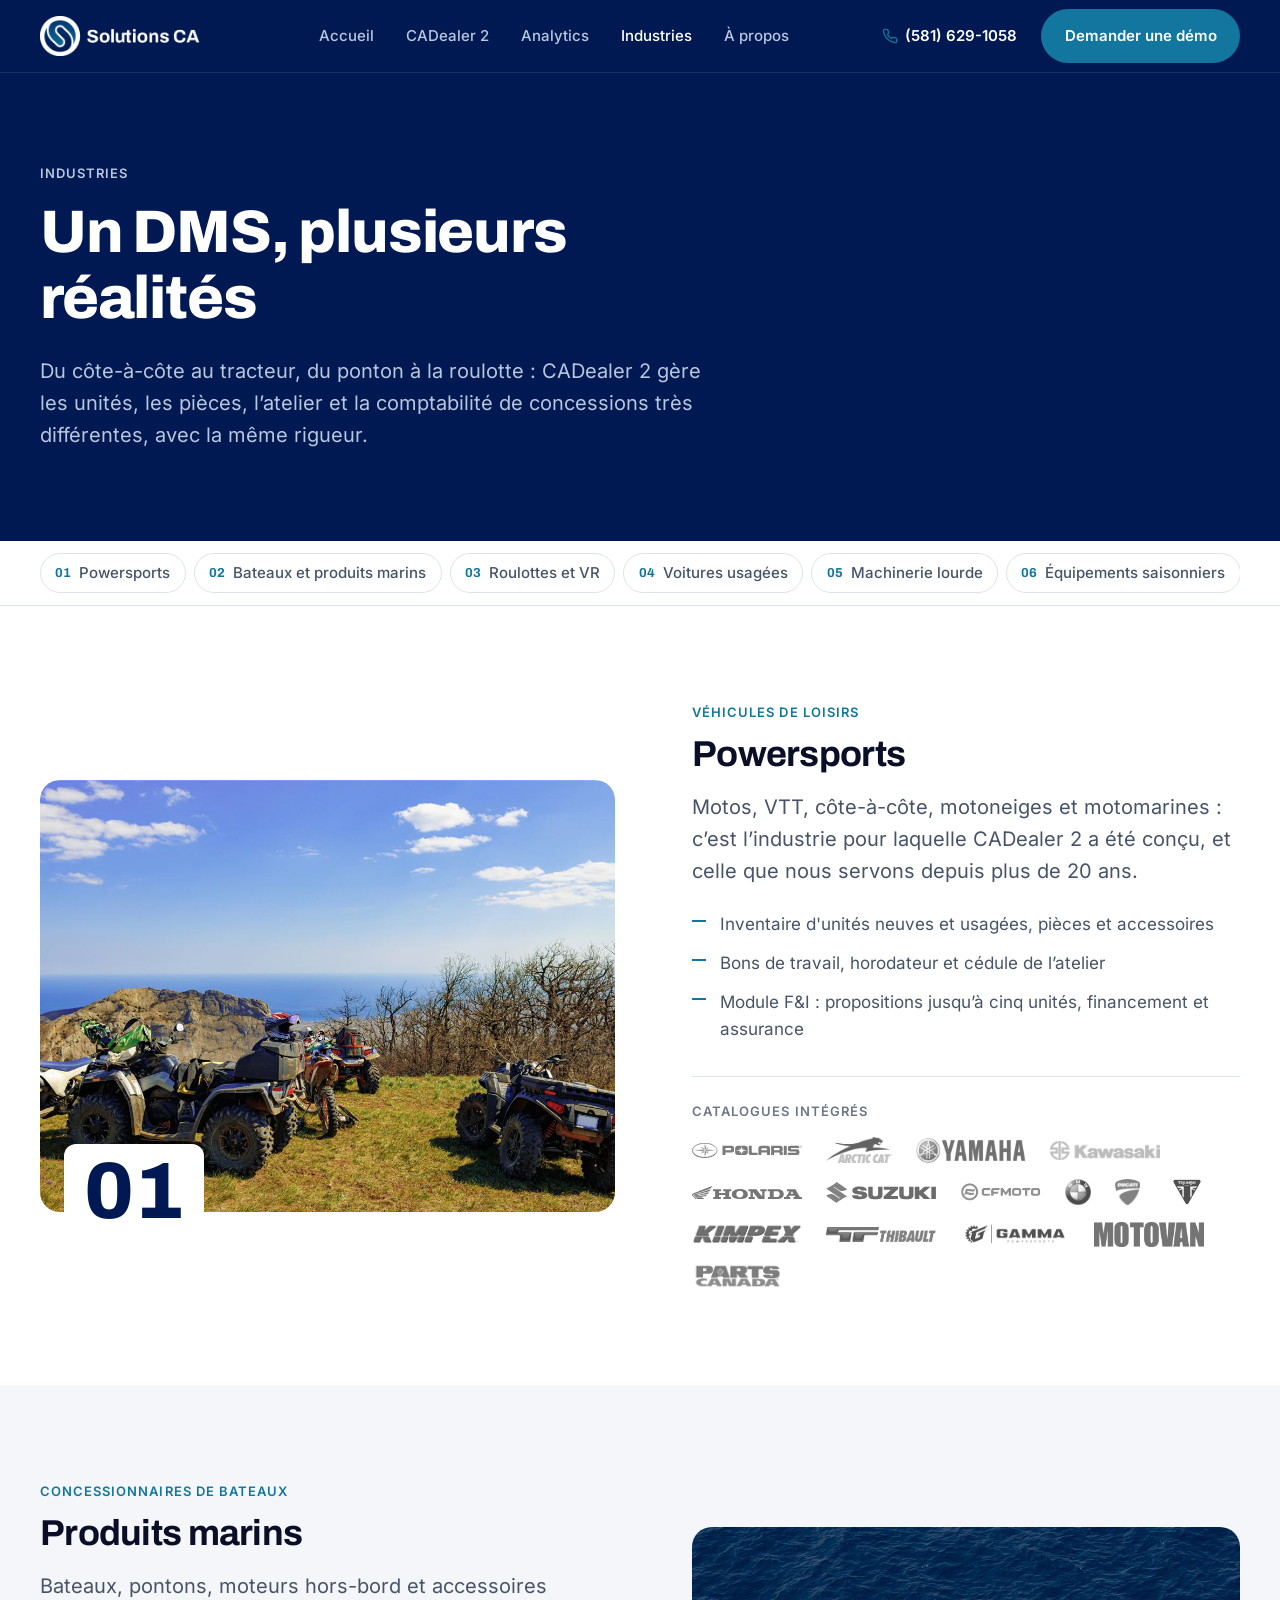
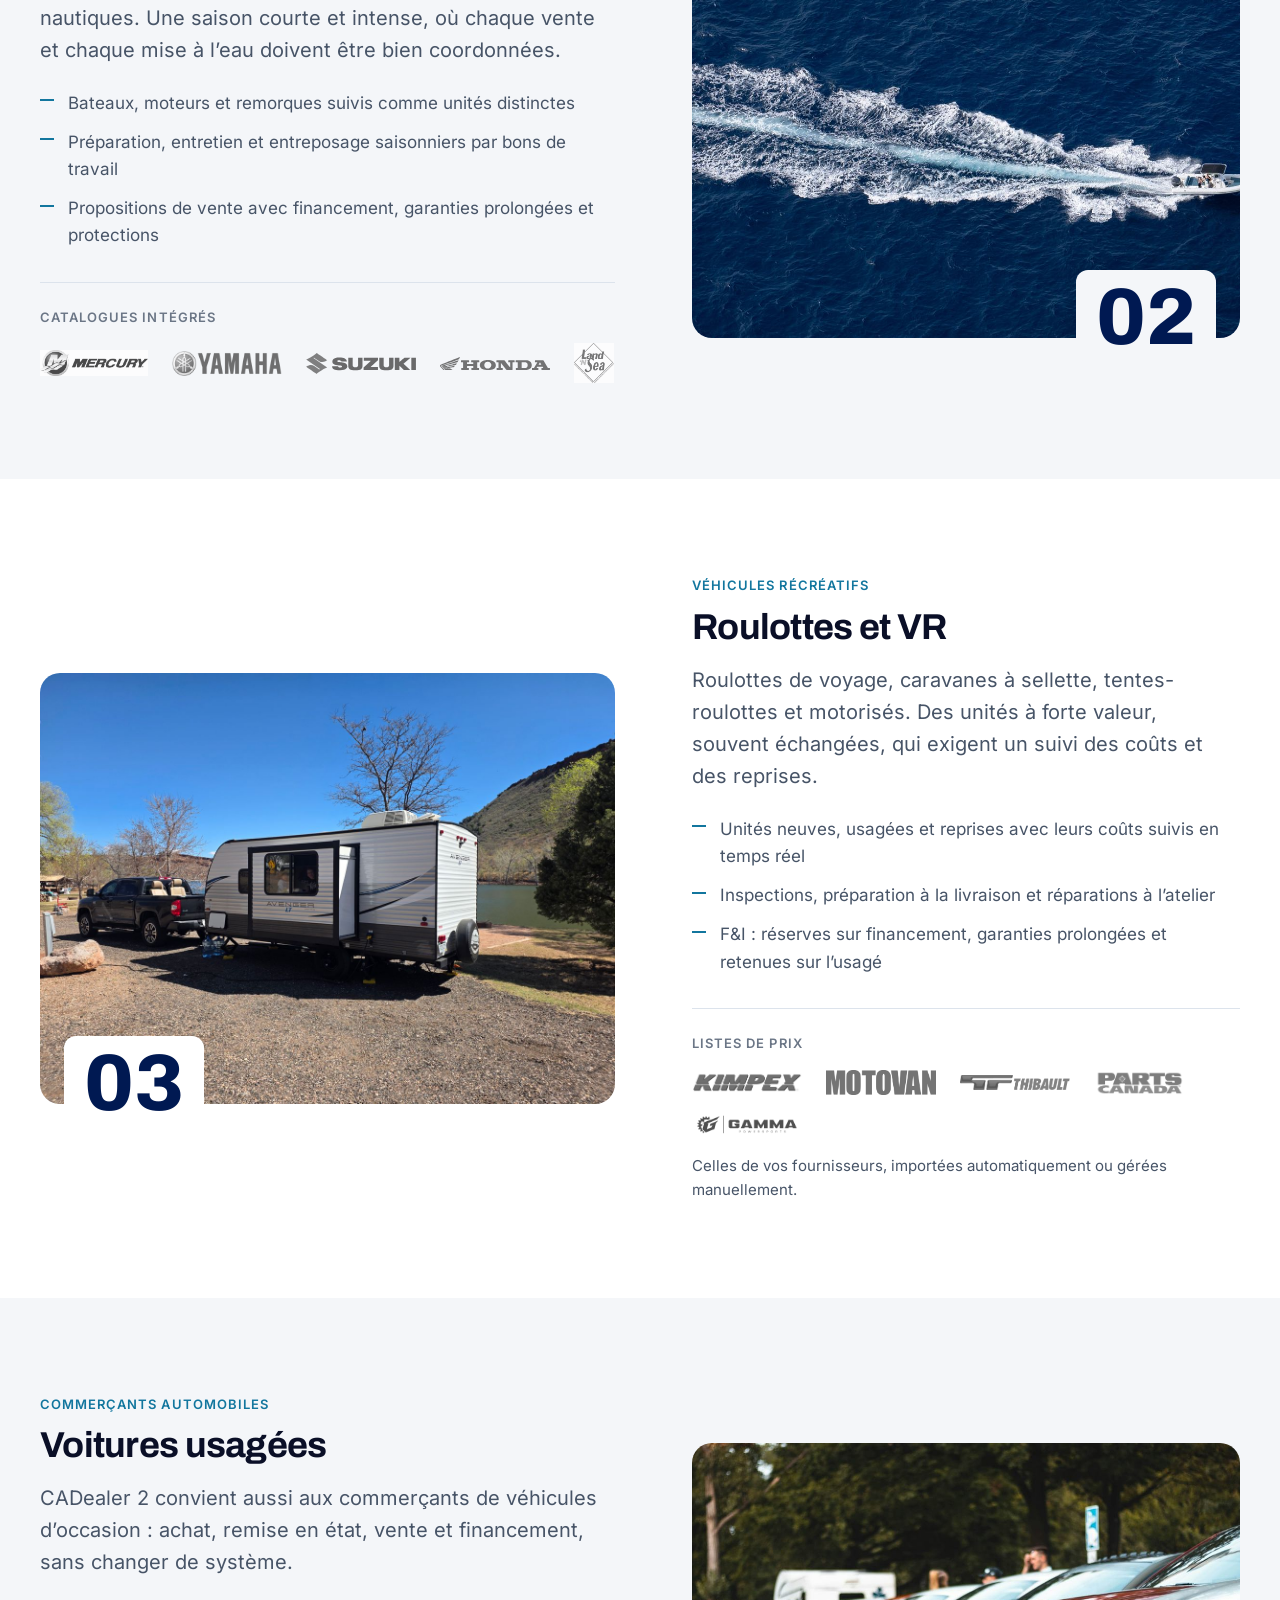
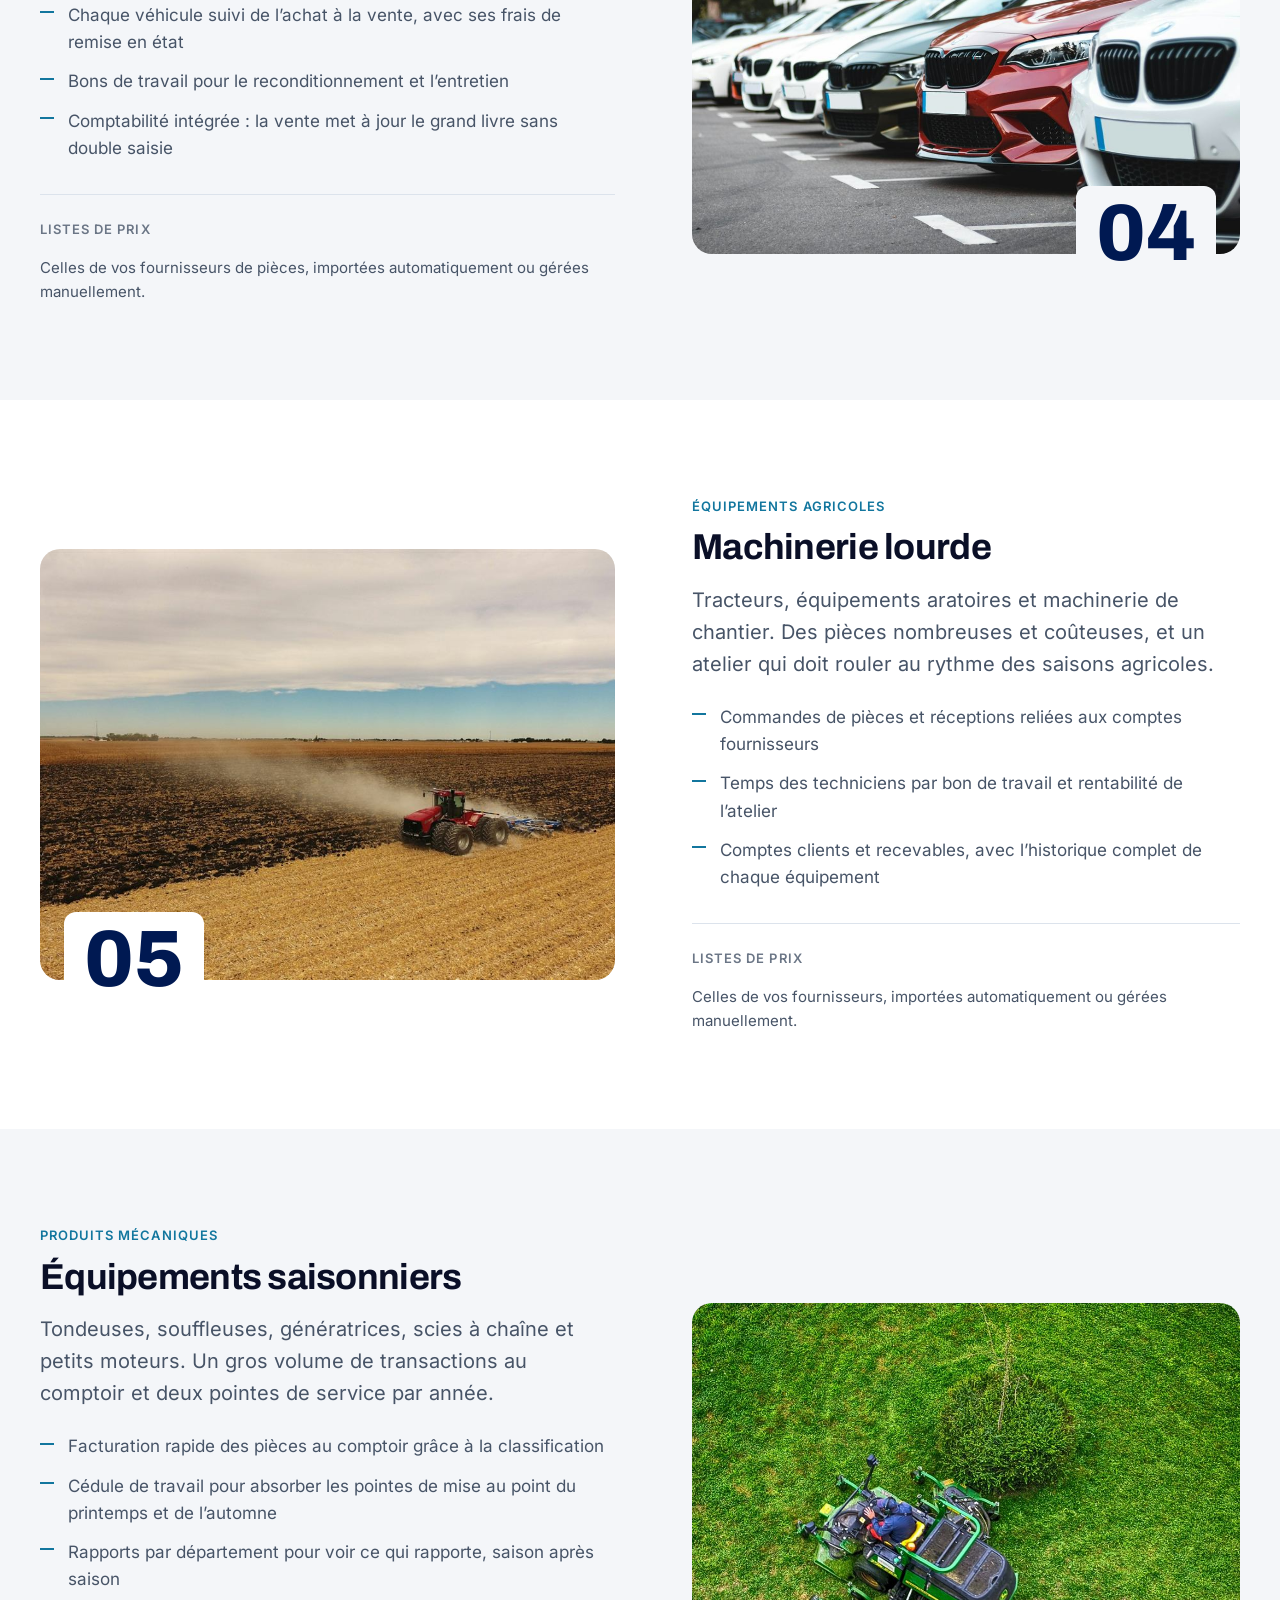
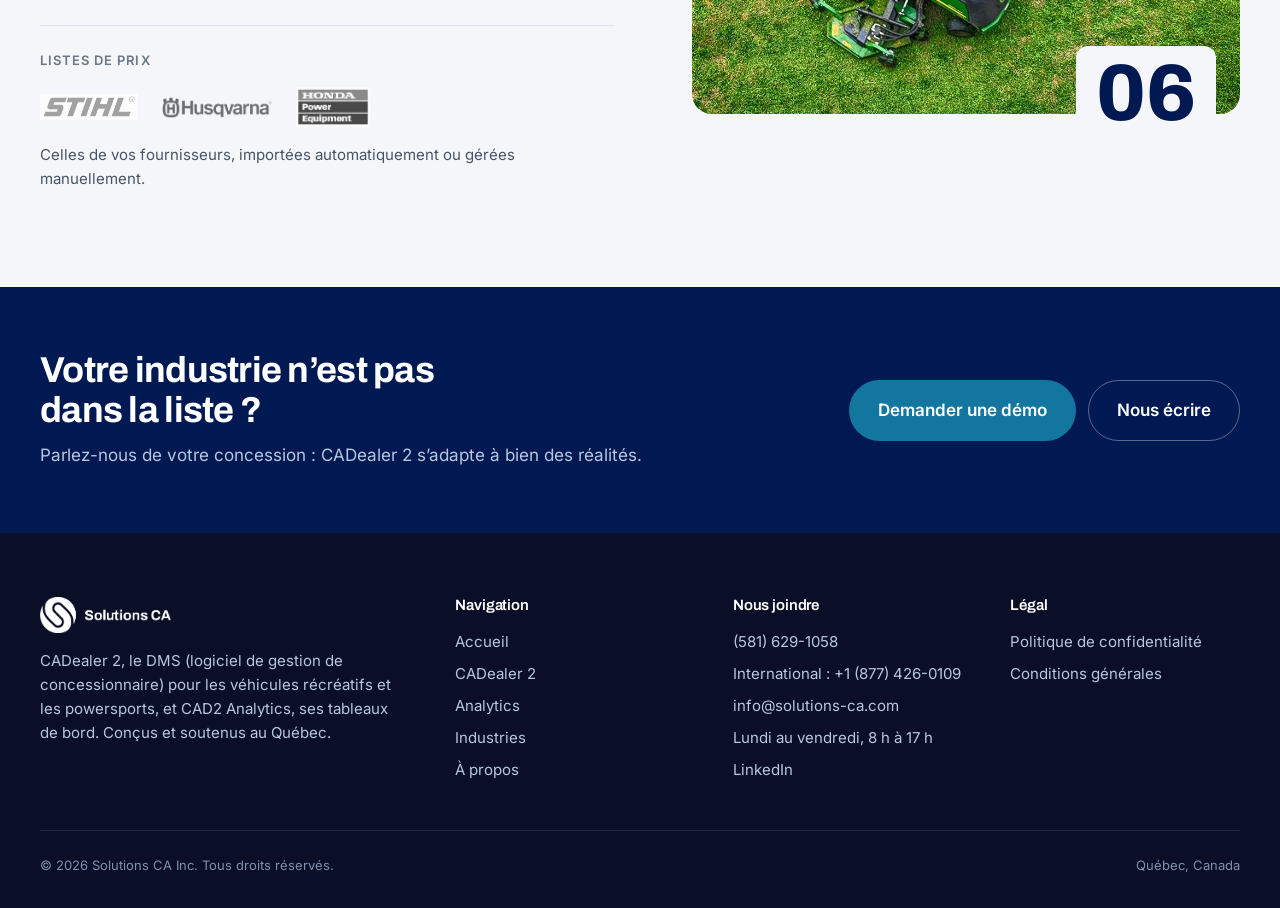
<file: industries.html>
<!DOCTYPE html>
<html lang="fr">
<head>
  <meta charset="UTF-8">
  <meta name="viewport" content="width=device-width, initial-scale=1">
  <meta name="theme-color" content="#001952">
  <title>Industries | Un DMS pour powersports, marine, VR, autos usagées, machinerie et équipements saisonniers | Solutions CA</title>
  <meta name="description" content="CADealer 2 s’adapte à votre industrie : powersports, produits marins, roulottes et VR, voitures usagées, machinerie lourde et agricole, produits mécaniques et équipements saisonniers.">
  <meta property="og:type" content="website">
  <meta property="og:locale" content="fr_CA">
  <meta property="og:site_name" content="Solutions CA">
  <meta property="og:title" content="Les industries servies par CADealer 2 | Solutions CA">
  <meta property="og:description" content="Powersports, marine, roulottes et VR, voitures usagées, machinerie agricole et équipements saisonniers : un seul DMS, adapté à chaque réalité.">
  <meta property="og:url" content="https://solutions-ca.com/industries">
  <meta property="og:image" content="https://solutions-ca.com/illustrations/industries/powersports.jpg">
  <link rel="canonical" href="https://solutions-ca.com/industries">
  <link rel="icon" href="/images/favicon.png" type="image/png">
  <link rel="preload" href="/components/header.html" as="fetch" crossorigin>
  <link rel="preload" href="/fonts/archivo-var.woff2" as="font" type="font/woff2" crossorigin>
  <link rel="preload" href="/fonts/inter-var.woff2" as="font" type="font/woff2" crossorigin>
  <link rel="stylesheet" href="/css/styles.css">
  <!-- Photos agricole, saisonnier, voitures et VR : Unsplash (licence Unsplash, usage commercial libre)
       — James Baltz, Adlan, Sara Kurfeß, Benjamin Zanatta. -->
</head>
<body>

<div id="header-placeholder"></div>
<script src="/js/includeHeader.js"></script>

<main>

  <!-- EN-TÊTE DE PAGE -->
  <section class="page-hero page-hero-short">
    <div class="container">
      <div class="page-hero-inner">
        <p class="eyebrow hero-animate">Industries</p>
        <h1 class="hero-animate">Un DMS, plusieurs réalités</h1>
        <p class="lede hero-animate">Du côte-à-côte au tracteur, du ponton à la roulotte : CADealer 2 gère les unités, les pièces, l’atelier et la comptabilité de concessions très différentes, avec la même rigueur.</p>
      </div>
    </div>
  </section>

  <!-- SOMMAIRE -->
  <nav class="industry-nav" aria-label="Industries">
    <div class="container">
      <ul>
        <li><a href="#powersports"><span>01</span>Powersports</a></li>
        <li><a href="#marine"><span>02</span>Bateaux et produits marins</a></li>
        <li><a href="#vr"><span>03</span>Roulottes et VR</a></li>
        <li><a href="#voitures"><span>04</span>Voitures usagées</a></li>
        <li><a href="#agricole"><span>05</span>Machinerie lourde</a></li>
        <li><a href="#saisonnier"><span>06</span>Équipements saisonniers</a></li>
      </ul>
    </div>
  </nav>

  <!-- 01 POWERSPORTS -->
  <section class="section industry" id="powersports">
    <div class="container industry-inner">
      <figure class="industry-media">
        <img src="/illustrations/industries/powersports.jpg" alt="Motocross et VTT stationnés sur un sommet, face à la mer" width="1200" height="800" loading="lazy">
        <span class="industry-num" aria-hidden="true">01</span>
      </figure>
      <div class="industry-body">
        <p class="industry-kicker">Véhicules de loisirs</p>
        <h2>Powersports</h2>
        <p class="lede">Motos, VTT, côte-à-côte, motoneiges et motomarines : c’est l’industrie pour laquelle CADealer 2 a été conçu, et celle que nous servons depuis plus de 20 ans.</p>
        <ul class="industry-points">
          <li>Inventaire d'unités neuves et usagées, pièces et accessoires</li>
          <li>Bons de travail, horodateur et cédule de l’atelier</li>
          <li>Module F&amp;I : propositions jusqu’à cinq unités, financement et assurance</li>
        </ul>
        <div class="industry-ref">
          <p>Catalogues intégrés</p>
          <ul class="ref-logos">
            <li><img src="/img/Polaris4.svg" alt="Polaris"></li>
            <li><img src="/img/arcticcat.png" alt="Arctic Cat"></li>
            <li><img src="/img/Yamaha-logo.png" alt="Yamaha"></li>
            <li><img src="/img/Kawasaki-2024-Logo-Vector.svg-.png" alt="Kawasaki"></li>
            <li><img src="/img/honda-2.svg" alt="Honda"></li>
            <li><img src="/img/suzuki-12.svg" alt="Suzuki"></li>
            <li><img src="/img/CFMOTO_Logo.webp" alt="CFMOTO"></li>
            <li><img src="/img/BMW.svg.webp" alt="BMW Motorrad"></li>
            <li><img src="/img/ducati.png" alt="Ducati"></li>
            <li><img src="/img/Triumph-Logo.png" alt="Triumph"></li>
            <li><img src="/img/kimpex-logo.png" alt="Kimpex"></li>
            <li><img src="/img/ITL.png" alt="Importation Thibault"></li>
            <li><img src="/img/gamma_head.png" alt="Gamma Powersports"></li>
            <li><img src="/img/motovan.png" alt="Motovan"></li>
            <li><img src="/img/partscanada.png" alt="Parts Canada"></li>
          </ul>
        </div>
      </div>
    </div>
  </section>

  <!-- 02 MARINE -->
  <section class="section section-alt industry industry-flip" id="marine">
    <div class="container industry-inner">
      <figure class="industry-media">
        <img src="/illustrations/industries/marine.jpg" alt="Bateau à moteur filant sur une mer bleu foncé, vu du ciel" width="1200" height="758" loading="lazy">
        <span class="industry-num" aria-hidden="true">02</span>
      </figure>
      <div class="industry-body">
        <p class="industry-kicker">Concessionnaires de bateaux</p>
        <h2>Produits marins</h2>
        <p class="lede">Bateaux, pontons, moteurs hors-bord et accessoires nautiques. Une saison courte et intense, où chaque vente et chaque mise à l’eau doivent être bien coordonnées.</p>
        <ul class="industry-points">
          <li>Bateaux, moteurs et remorques suivis comme unités distinctes</li>
          <li>Préparation, entretien et entreposage saisonniers par bons de travail</li>
          <li>Propositions de vente avec financement, garanties prolongées et protections</li>
        </ul>
        <div class="industry-ref">
          <p>Catalogues intégrés</p>
          <ul class="ref-logos">
            <li><img src="/img/mercury3.jpg" alt="Mercury"></li>
            <li><img src="/img/Yamaha-logo.png" alt="Yamaha"></li>
            <li><img src="/img/suzuki-12.svg" alt="Suzuki"></li>
            <li><img src="/img/honda-2.svg" alt="Honda"></li>
            <li><img class="lg" src="/img/LNS-logo_Recreation_large.jpg" alt="Land ’N’ Sea"></li>
          </ul>
        </div>
      </div>
    </div>
  </section>

  <!-- 03 VR -->
  <section class="section industry" id="vr">
    <div class="container industry-inner">
      <figure class="industry-media">
        <img src="/illustrations/industries/vr.jpg" alt="Roulotte de voyage récente attelée à une camionnette, installée au bord d’un lac" width="1200" height="900" loading="lazy">
        <span class="industry-num" aria-hidden="true">03</span>
      </figure>
      <div class="industry-body">
        <p class="industry-kicker">Véhicules récréatifs</p>
        <h2>Roulottes et VR</h2>
        <p class="lede">Roulottes de voyage, caravanes à sellette, tentes-roulottes et motorisés. Des unités à forte valeur, souvent échangées, qui exigent un suivi des coûts et des reprises.</p>
        <ul class="industry-points">
          <li>Unités neuves, usagées et reprises avec leurs coûts suivis en temps réel</li>
          <li>Inspections, préparation à la livraison et réparations à l’atelier</li>
          <li>F&amp;I : réserves sur financement, garanties prolongées et retenues sur l’usagé</li>
        </ul>
        <div class="industry-ref">
          <p>Listes de prix</p>
          <ul class="ref-logos">
            <li><img src="/img/kimpex-logo.png" alt="Kimpex"></li>
            <li><img src="/img/motovan.png" alt="Motovan"></li>
            <li><img src="/img/ITL.png" alt="Importation Thibault"></li>
            <li><img src="/img/partscanada.png" alt="Parts Canada"></li>
            <li><img src="/img/gamma_head.png" alt="Gamma Powersports"></li>
          </ul>
          <p class="ref-note">Celles de vos fournisseurs, importées automatiquement ou gérées manuellement.</p>
        </div>
      </div>
    </div>
  </section>

  <!-- 04 VOITURES USAGÉES -->
  <section class="section section-alt industry industry-flip" id="voitures">
    <div class="container industry-inner">
      <figure class="industry-media">
        <img src="/illustrations/industries/voitures.jpg" alt="Rangée de voitures stationnées en épi" width="1200" height="800" loading="lazy">
        <span class="industry-num" aria-hidden="true">04</span>
      </figure>
      <div class="industry-body">
        <p class="industry-kicker">Commerçants automobiles</p>
        <h2>Voitures usagées</h2>
        <p class="lede">CADealer 2 convient aussi aux commerçants de véhicules d’occasion : achat, remise en état, vente et financement, sans changer de système.</p>
        <ul class="industry-points">
          <li>Chaque véhicule suivi de l’achat à la vente, avec ses frais de remise en état</li>
          <li>Bons de travail pour le reconditionnement et l’entretien</li>
          <li>Comptabilité intégrée : la vente met à jour le grand livre sans double saisie</li>
        </ul>
        <div class="industry-ref">
          <p>Listes de prix</p>
          <p class="ref-note">Celles de vos fournisseurs de pièces, importées automatiquement ou gérées manuellement.</p>
        </div>
      </div>
    </div>
  </section>

  <!-- 05 MACHINERIE LOURDE -->
  <section class="section industry" id="agricole">
    <div class="container industry-inner">
      <figure class="industry-media">
        <img src="/illustrations/industries/agricole.jpg" alt="Tracteur rouge travaillant un grand champ, vu du ciel" width="1200" height="675" loading="lazy">
        <span class="industry-num" aria-hidden="true">05</span>
      </figure>
      <div class="industry-body">
        <p class="industry-kicker">Équipements agricoles</p>
        <h2>Machinerie lourde</h2>
        <p class="lede">Tracteurs, équipements aratoires et machinerie de chantier. Des pièces nombreuses et coûteuses, et un atelier qui doit rouler au rythme des saisons agricoles.</p>
        <ul class="industry-points">
          <li>Commandes de pièces et réceptions reliées aux comptes fournisseurs</li>
          <li>Temps des techniciens par bon de travail et rentabilité de l’atelier</li>
          <li>Comptes clients et recevables, avec l’historique complet de chaque équipement</li>
        </ul>
        <div class="industry-ref">
          <p>Listes de prix</p>
          <p class="ref-note">Celles de vos fournisseurs, importées automatiquement ou gérées manuellement.</p>
        </div>
      </div>
    </div>
  </section>

  <!-- 06 ÉQUIPEMENTS SAISONNIERS -->
  <section class="section section-alt industry industry-flip" id="saisonnier">
    <div class="container industry-inner">
      <figure class="industry-media">
        <img src="/illustrations/industries/saisonnier.jpg" alt="Tondeuse autoportée sur une pelouse, vue du ciel" width="1200" height="751" loading="lazy">
        <span class="industry-num" aria-hidden="true">06</span>
      </figure>
      <div class="industry-body">
        <p class="industry-kicker">Produits mécaniques</p>
        <h2>Équipements saisonniers</h2>
        <p class="lede">Tondeuses, souffleuses, génératrices, scies à chaîne et petits moteurs. Un gros volume de transactions au comptoir et deux pointes de service par année.</p>
        <ul class="industry-points">
          <li>Facturation rapide des pièces au comptoir grâce à la classification</li>
          <li>Cédule de travail pour absorber les pointes de mise au point du printemps et de l’automne</li>
          <li>Rapports par département pour voir ce qui rapporte, saison après saison</li>
        </ul>
        <div class="industry-ref">
          <p>Listes de prix</p>
          <ul class="ref-logos">
            <li><img src="/img/stihl.png" alt="Stihl"></li>
            <li><img src="/img/Husqvarna.png" alt="Husqvarna"></li>
            <li><img class="lg" src="/img/hondapm.png" alt="Honda Power Equipment"></li>
          </ul>
          <p class="ref-note">Celles de vos fournisseurs, importées automatiquement ou gérées manuellement.</p>
        </div>
      </div>
    </div>
  </section>

  <!-- BANDE D'APPEL -->
  <section class="cta-band">
    <div class="container cta-inner">
      <div>
        <h2>Votre industrie n’est pas dans la liste ?</h2>
        <p>Parlez-nous de votre concession : CADealer 2 s’adapte à bien des réalités.</p>
      </div>
      <div class="cta-actions">
        <a class="btn btn-primary btn-lg" href="/demo">Demander une démo</a>
        <a class="btn btn-ghost btn-lg" href="mailto:info@solutions-ca.com">Nous écrire</a>
      </div>
    </div>
  </section>

</main>

<div id="footer-placeholder"></div>
<script src="/js/includeFooter.js"></script>

</body>
</html>
</file>
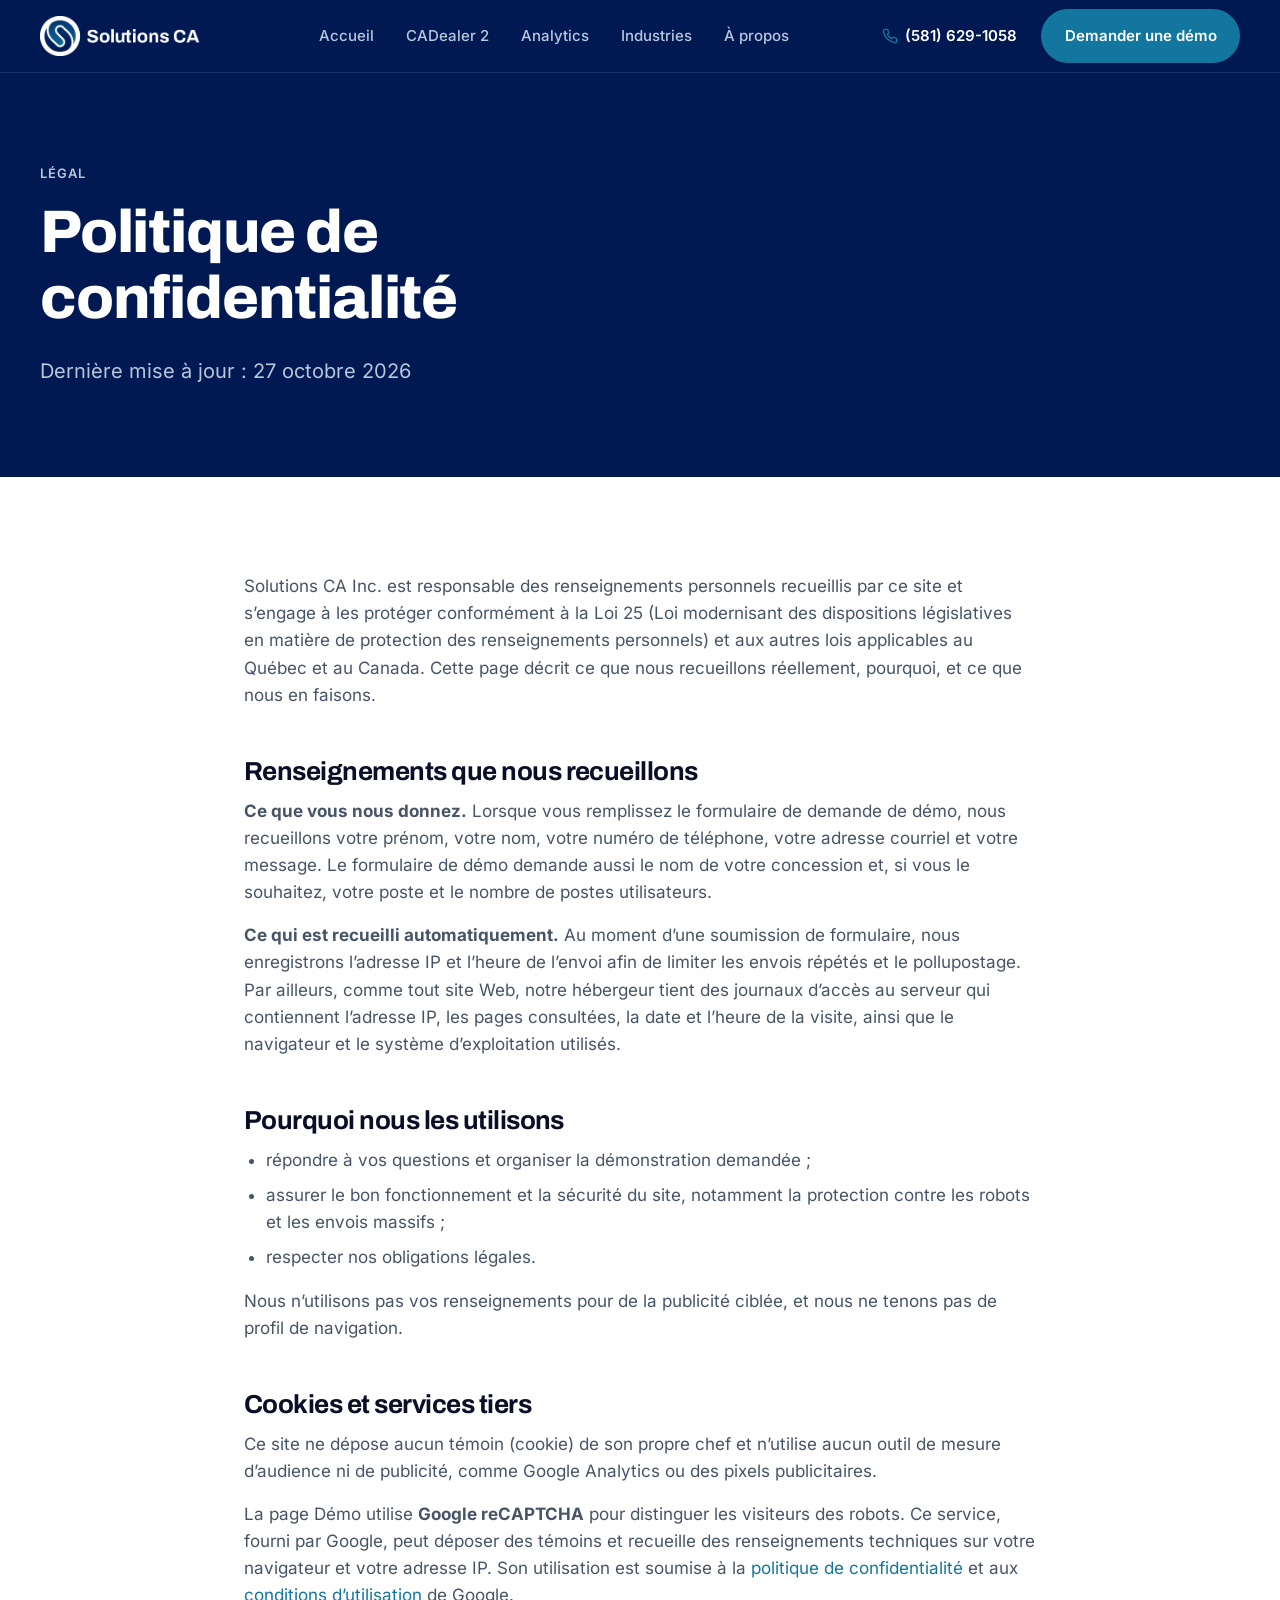
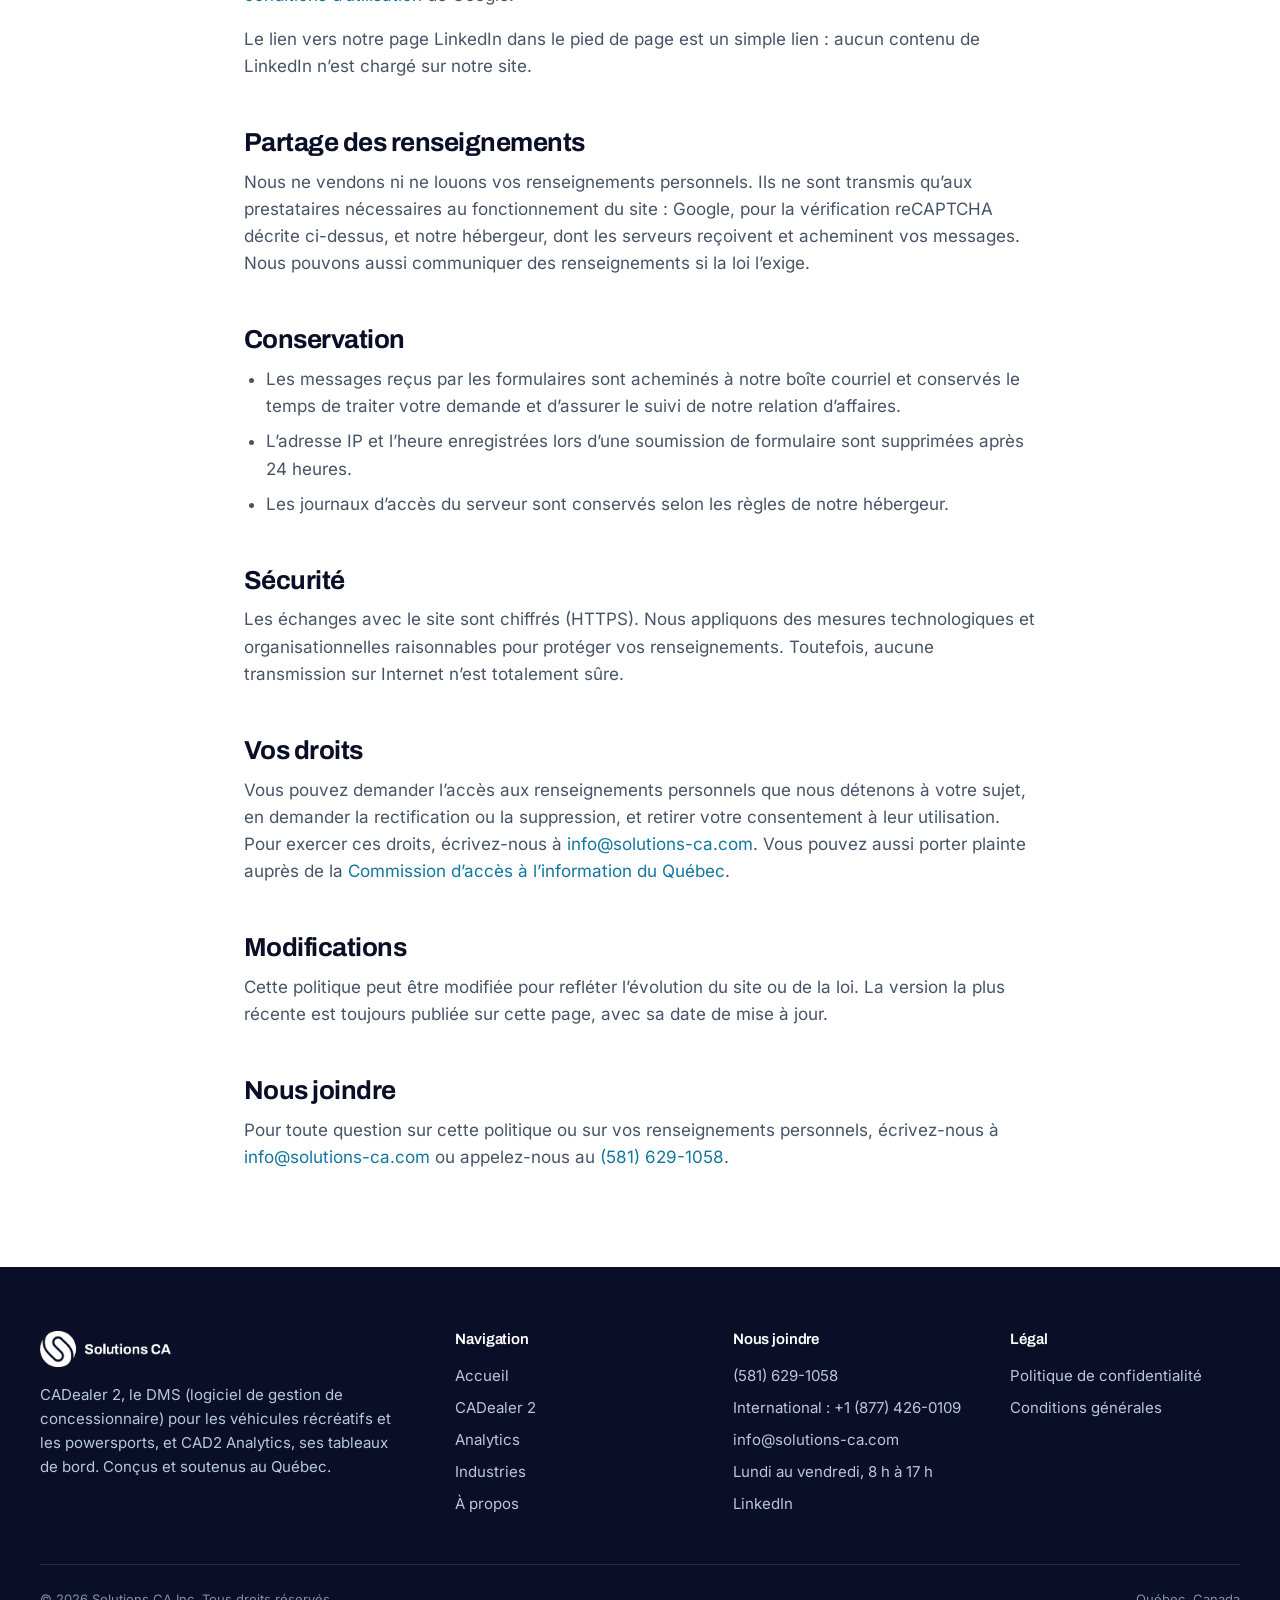
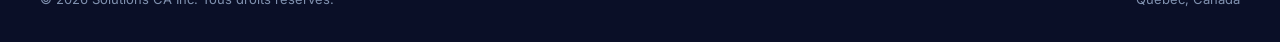
<file: politique-confidentialite.html>
<!DOCTYPE html>
<html lang="fr">
<head>
  <meta charset="UTF-8">
  <meta name="viewport" content="width=device-width, initial-scale=1">
  <meta name="theme-color" content="#001952">
  <title>Politique de confidentialité | Solutions CA</title>
  <meta name="description" content="Politique de confidentialité de Solutions CA Inc. : renseignements recueillis par les formulaires, journaux du serveur, reCAPTCHA, conservation, sécurité et vos droits selon la Loi 25.">
  <meta property="og:type" content="website">
  <meta property="og:locale" content="fr_CA">
  <meta property="og:site_name" content="Solutions CA">
  <meta property="og:title" content="Politique de confidentialité | Solutions CA">
  <meta property="og:description" content="Renseignements recueillis, usage, conservation, sécurité et vos droits selon la Loi 25.">
  <meta property="og:url" content="https://solutions-ca.com/politique-confidentialite">
  <meta property="og:image" content="https://solutions-ca.com/images/logo-couleurs.png">
  <link rel="canonical" href="https://solutions-ca.com/politique-confidentialite">
  <link rel="icon" href="/images/favicon.png" type="image/png">
  <link rel="preload" href="/components/header.html" as="fetch" crossorigin>
  <link rel="preload" href="/fonts/archivo-var.woff2" as="font" type="font/woff2" crossorigin>
  <link rel="preload" href="/fonts/inter-var.woff2" as="font" type="font/woff2" crossorigin>
  <link rel="stylesheet" href="/css/styles.css">
</head>
<body>

<div id="header-placeholder"></div>
<script src="/js/includeHeader.js"></script>

<main>

  <!-- EN-TÊTE DE PAGE -->
  <section class="page-hero page-hero-short">
    <div class="container">
      <div class="page-hero-inner">
        <p class="eyebrow hero-animate">Légal</p>
        <h1 class="hero-animate">Politique de confidentialité</h1>
        <p class="lede hero-animate">Dernière mise à jour : 27 octobre 2026</p>
      </div>
    </div>
  </section>

  <!-- TEXTE -->
  <section class="section">
    <div class="container legal">
      <p>Solutions CA Inc. est responsable des renseignements personnels recueillis par ce site et s’engage à les protéger conformément à la Loi 25 (Loi modernisant des dispositions législatives en matière de protection des renseignements personnels) et aux autres lois applicables au Québec et au Canada. Cette page décrit ce que nous recueillons réellement, pourquoi, et ce que nous en faisons.</p>

      <h2>Renseignements que nous recueillons</h2>
      <p><strong>Ce que vous nous donnez.</strong> Lorsque vous remplissez le formulaire de demande de démo, nous recueillons votre prénom, votre nom, votre numéro de téléphone, votre adresse courriel et votre message. Le formulaire de démo demande aussi le nom de votre concession et, si vous le souhaitez, votre poste et le nombre de postes utilisateurs.</p>
      <p><strong>Ce qui est recueilli automatiquement.</strong> Au moment d’une soumission de formulaire, nous enregistrons l’adresse IP et l’heure de l’envoi afin de limiter les envois répétés et le pollupostage. Par ailleurs, comme tout site Web, notre hébergeur tient des journaux d’accès au serveur qui contiennent l’adresse IP, les pages consultées, la date et l’heure de la visite, ainsi que le navigateur et le système d’exploitation utilisés.</p>

      <h2>Pourquoi nous les utilisons</h2>
      <ul>
        <li>répondre à vos questions et organiser la démonstration demandée ;</li>
        <li>assurer le bon fonctionnement et la sécurité du site, notamment la protection contre les robots et les envois massifs ;</li>
        <li>respecter nos obligations légales.</li>
      </ul>
      <p>Nous n’utilisons pas vos renseignements pour de la publicité ciblée, et nous ne tenons pas de profil de navigation.</p>

      <h2>Cookies et services tiers</h2>
      <p>Ce site ne dépose aucun témoin (cookie) de son propre chef et n’utilise aucun outil de mesure d’audience ni de publicité, comme Google Analytics ou des pixels publicitaires.</p>
      <p>La page Démo utilise <strong>Google reCAPTCHA</strong> pour distinguer les visiteurs des robots. Ce service, fourni par Google, peut déposer des témoins et recueille des renseignements techniques sur votre navigateur et votre adresse IP. Son utilisation est soumise à la <a href="https://policies.google.com/privacy" target="_blank" rel="noopener noreferrer">politique de confidentialité</a> et aux <a href="https://policies.google.com/terms" target="_blank" rel="noopener noreferrer">conditions d’utilisation</a> de Google.</p>
      <p>Le lien vers notre page LinkedIn dans le pied de page est un simple lien : aucun contenu de LinkedIn n’est chargé sur notre site.</p>

      <h2>Partage des renseignements</h2>
      <p>Nous ne vendons ni ne louons vos renseignements personnels. Ils ne sont transmis qu’aux prestataires nécessaires au fonctionnement du site : Google, pour la vérification reCAPTCHA décrite ci-dessus, et notre hébergeur, dont les serveurs reçoivent et acheminent vos messages. Nous pouvons aussi communiquer des renseignements si la loi l’exige.</p>

      <h2>Conservation</h2>
      <ul>
        <li>Les messages reçus par les formulaires sont acheminés à notre boîte courriel et conservés le temps de traiter votre demande et d’assurer le suivi de notre relation d’affaires.</li>
        <li>L’adresse IP et l’heure enregistrées lors d’une soumission de formulaire sont supprimées après 24 heures.</li>
        <li>Les journaux d’accès du serveur sont conservés selon les règles de notre hébergeur.</li>
      </ul>

      <h2>Sécurité</h2>
      <p>Les échanges avec le site sont chiffrés (HTTPS). Nous appliquons des mesures technologiques et organisationnelles raisonnables pour protéger vos renseignements. Toutefois, aucune transmission sur Internet n’est totalement sûre.</p>

      <h2>Vos droits</h2>
      <p>Vous pouvez demander l’accès aux renseignements personnels que nous détenons à votre sujet, en demander la rectification ou la suppression, et retirer votre consentement à leur utilisation. Pour exercer ces droits, écrivez-nous à <a href="mailto:info@solutions-ca.com">info@solutions-ca.com</a>. Vous pouvez aussi porter plainte auprès de la <a href="https://www.cai.gouv.qc.ca/" target="_blank" rel="noopener noreferrer">Commission d’accès à l’information du Québec</a>.</p>

      <h2>Modifications</h2>
      <p>Cette politique peut être modifiée pour refléter l’évolution du site ou de la loi. La version la plus récente est toujours publiée sur cette page, avec sa date de mise à jour.</p>

      <h2>Nous joindre</h2>
      <p>Pour toute question sur cette politique ou sur vos renseignements personnels, écrivez-nous à <a href="mailto:info@solutions-ca.com">info@solutions-ca.com</a> ou appelez-nous au <a href="tel:+15816291058">(581) 629-1058</a>.</p>
    </div>
  </section>

</main>

<div id="footer-placeholder"></div>
<script src="/js/includeFooter.js"></script>

</body>
</html>
</file>
<file: css/styles.css>
/* =====================================================================
   Solutions CA — styles.css (V3)
   Un seul fichier, organisé en couches :
   1. Tokens   2. Base   3. Composants partagés   4. Header / Footer
   5. Accueil  6. CADealer 2  7. À propos  8. Démo  9. Industries
   10. Pages légales  11. Heros centrés  12. Analytics  13. Accueil inversé
   Règle de couleur : marine = texte et bandes sombres ; teal = l'unique
   accent (CTA, liens, icônes). Pas d'autre couleur d'accent.
   ===================================================================== */

@import url('../fonts/archivo.css');
@import url('../fonts/inter.css');

/* ───────────── 1. TOKENS ───────────── */
:root {
  /* Marque */
  --navy:        #001952;
  --navy-deep:   #0A0F27;
  --teal:        #12769E;
  --teal-hover:  #0E5F80;
  --teal-soft:   #E6F1F6;

  /* Neutres */
  --bg:          #ffffff;
  --bg-alt:      #F4F6F9;
  --surface:     #ffffff;
  --line:        #DCE3EC;
  --text:        #0A0F27;
  --text-2:      #475467;
  --text-3:      #6B7686;
  --on-dark:     #ffffff;
  --on-dark-2:   #B8C7DE;
  --on-dark-3:   #7F90AE;

  /* États (formulaire demo) */
  --error:       #B42318;
  --error-bg:    #FEF3F2;
  --success:     #067647;
  --success-bg:  #ECFDF3;

  /* Typographie — Archivo = titres, Inter = corps */
  --font-display: "Archivo", "Inter", "Segoe UI", sans-serif;
  --font-body:    "Inter", "Segoe UI", -apple-system, BlinkMacSystemFont, sans-serif;

  --text-xs:  0.8125rem;
  --text-sm:  0.9375rem;
  --text-md:  1.0625rem;
  --text-lg:  1.25rem;
  --text-xl:  1.625rem;
  --text-2xl: 2.25rem;
  --text-3xl: clamp(2.5rem, 5vw, 3.75rem);

  /* Espacement */
  --space-1: 0.25rem;  --space-2: 0.5rem;  --space-3: 0.75rem; --space-4: 1rem;
  --space-6: 1.5rem;   --space-8: 2rem;    --space-10: 2.5rem; --space-12: 3rem;
  --space-16: 4rem;    --space-24: 6rem;

  /* Formes */
  --radius-sm: 6px; --radius-md: 12px; --radius-lg: 20px; --radius-pill: 999px;
  --shadow-card: 0 1px 2px rgba(10,15,39,.04), 0 8px 24px -12px rgba(0,25,82,.18);

  --container: 1200px;
  --header-h: 72px;
}

/* ───────────── 2. BASE ───────────── */
*, *::before, *::after { box-sizing: border-box; }
html { scroll-padding-top: var(--header-h); scroll-behavior: smooth; }
body {
  margin: 0;
  background: var(--bg);
  color: var(--text);
  font-family: var(--font-body);
  font-size: var(--text-md);
  line-height: 1.6;
  -webkit-font-smoothing: antialiased;
}
h1, h2, h3, h4 { font-family: var(--font-display); line-height: 1.1; letter-spacing: -0.02em; margin: 0; color: var(--text); }
h1 { font-size: var(--text-3xl); font-weight: 800; }
h2 { font-size: var(--text-2xl); font-weight: 700; }
h3 { font-size: var(--text-lg); font-weight: 600; letter-spacing: -0.01em; }
p  { margin: 0; }
a  { color: var(--teal); text-decoration: none; }
a:hover { color: var(--teal-hover); }
img { max-width: 100%; height: auto; display: block; }
ul  { margin: 0; padding: 0; list-style: none; }
button, input, select, textarea { font: inherit; }
button { cursor: pointer; }
:focus-visible { outline: 3px solid var(--teal); outline-offset: 3px; border-radius: var(--radius-sm); }

@media (prefers-reduced-motion: reduce) {
  html { scroll-behavior: auto; }
  *, *::before, *::after { animation-duration: 0.01ms !important; animation-iteration-count: 1 !important; transition-duration: 0.01ms !important; }
}

/* ───────────── 3. COMPOSANTS PARTAGÉS ───────────── */
.container { width: min(var(--container), 100% - 2.5rem); margin-inline: auto; }
.section { padding-block: var(--space-24); }
.section-alt { background: var(--bg-alt); }
.section-head { max-width: 640px; margin-bottom: var(--space-12); }
.section-head p { color: var(--text-2); font-size: var(--text-lg); margin-top: var(--space-4); }
.lede { color: var(--text-2); font-size: var(--text-lg); }
.lede + .lede { margin-top: var(--space-4); }

/* Icône générique (SVG inline, 1 couleur = currentColor) */
.icon-xs { width: 16px; height: 16px; }
.icon-sm { width: 18px; height: 18px; }
.icon-md { width: 22px; height: 22px; }

/* Boutons */
.btn {
  display: inline-flex; align-items: center; justify-content: center; gap: .5rem;
  padding: .85rem 1.4rem;
  border-radius: var(--radius-pill);
  font-weight: 600; font-size: var(--text-sm);
  border: 1.5px solid transparent;
  white-space: nowrap;
  transition: background-color .15s, border-color .15s, color .15s, transform .15s;
}
.btn:active { transform: translateY(1px); }
.btn-lg { padding: 1rem 1.75rem; font-size: var(--text-md); }
.btn-primary { background: var(--teal); color: #fff; }
.btn-primary:hover { background: var(--teal-hover); color: #fff; }
.btn-outline { background: transparent; color: var(--teal); border-color: var(--teal); }
.btn-outline:hover { background: var(--teal-soft); color: var(--teal-hover); }
/* Sur fond sombre */
.btn-ghost { background: transparent; color: var(--on-dark); border-color: rgba(255,255,255,.35); }
.btn-ghost:hover { border-color: #fff; color: #fff; background: rgba(255,255,255,.08); }

/* Carte de base */
.card {
  background: var(--surface);
  border: 1px solid var(--line);
  border-radius: var(--radius-md);
  padding: var(--space-6);
}

/* ───────────── 4. HEADER ───────────── */
/* Header marine (#001952 = --navy), texte clair, logo blanc.
   Réserve la hauteur (et la couleur) tant que includeHeader.js n'a pas injecté
   le header : évite le saut de mise en page et le flash blanc à l'arrivée.
   Le sticky est sur le placeholder et non sur .site-header : un élément sticky
   ne colle que dans les limites de son parent, ici de la même hauteur que lui. */
#header-placeholder { min-height: var(--header-h); position: sticky; top: 0; z-index: 50; background: var(--navy); }

.site-header {
  position: relative;
  background: var(--navy);
  border-bottom: 1px solid rgba(255,255,255,.1);
}
.site-header :focus-visible { outline-color: #fff; }
.header-inner { height: var(--header-h); display: flex; align-items: center; justify-content: space-between; gap: var(--space-6); }
.logo img { height: 40px; width: auto; }
.nav { display: flex; align-items: center; gap: var(--space-8); }
.nav a { color: var(--on-dark-2); font-weight: 500; font-size: var(--text-sm); }
.nav a:hover, .nav a[aria-current="page"] { color: #fff; }
.header-actions { display: flex; align-items: center; gap: var(--space-6); }
.phone { color: #fff; font-weight: 600; font-size: var(--text-sm); display: inline-flex; align-items: center; gap: .45rem; }
.phone svg { color: var(--teal); }
.menu-btn {
  display: none; align-items: center; justify-content: center;
  width: 42px; height: 42px;
  background: none; border: 1px solid rgba(255,255,255,.3); border-radius: var(--radius-sm); color: #fff;
}
.menu-btn svg { width: 22px; height: 22px; }
.menu-btn .icon-close { display: none; }
.site-header.open .menu-btn .icon-open { display: none; }
.site-header.open .menu-btn .icon-close { display: block; }

@media (max-width: 960px) {
  .nav, .phone { display: none; }
  .menu-btn { display: inline-flex; }
  .site-header.open .nav {
    display: flex; flex-direction: column; align-items: stretch; gap: 0;
    position: absolute; left: 0; right: 0; top: 100%;
    background: var(--navy); border-bottom: 1px solid rgba(255,255,255,.1);
    padding: var(--space-2) 0;
  }
  .site-header.open .nav a { padding: .9rem 1.25rem; border-bottom: 1px solid rgba(255,255,255,.1); }
  .site-header.open .nav a:last-child { border-bottom: 0; }
  .header-actions .btn { padding: .7rem 1.1rem; }
}
@media (max-width: 420px) {
  .header-actions .btn-label-long { display: none; }
}
@media (min-width: 421px) {
  .header-actions .btn-label-short { display: none; }
}

/* ───────────── 4. FOOTER ───────────── */
.site-footer { background: var(--navy-deep); color: var(--on-dark-2); padding: var(--space-16) 0 var(--space-8); font-size: var(--text-sm); }
.footer-grid { display: grid; grid-template-columns: 1.6fr 1fr 1fr 1fr; gap: var(--space-12); }
.footer-grid img { height: 36px; width: auto; margin-bottom: var(--space-4); }
.footer-grid h3 { color: #fff; font-size: var(--text-sm); font-weight: 600; margin-bottom: var(--space-4); }
.footer-grid li + li { margin-top: var(--space-2); }
.footer-grid a { color: var(--on-dark-2); }
.footer-grid a:hover { color: #fff; }
.footer-bottom {
  margin-top: var(--space-12); padding-top: var(--space-6);
  border-top: 1px solid rgba(255,255,255,.1);
  display: flex; justify-content: space-between; gap: var(--space-4); flex-wrap: wrap;
  color: var(--on-dark-3); font-size: var(--text-xs);
}
@media (max-width: 960px) { .footer-grid { grid-template-columns: 1fr 1fr; gap: var(--space-8); } }
@media (max-width: 520px) { .footer-grid { grid-template-columns: 1fr; } }

/* ───────────── 5. ACCUEIL — HERO ───────────── */
.hero { position: relative; background: var(--navy); color: var(--on-dark); overflow: hidden; }
.hero-media {
  position: absolute; inset: 0 0 0 auto; width: 62%;
  background-image: url('../illustrations/motodroite2.JPG');
  background-size: cover; background-position: 70% center;
  -webkit-mask-image: linear-gradient(to right, transparent 0%, #000 42%);
          mask-image: linear-gradient(to right, transparent 0%, #000 42%);
  opacity: .92;
}
.hero-media::after { content: ""; position: absolute; inset: 0; background: linear-gradient(180deg, rgba(0,25,82,.15), rgba(0,25,82,.55)); }
.hero-inner { position: relative; z-index: 1; padding: clamp(4.5rem, 9vw, 8rem) 0 clamp(3rem, 6vw, 5rem); max-width: 620px; }
.hero h1 { color: #fff; }
.hero p.lede { color: var(--on-dark-2); margin-top: var(--space-6); max-width: 54ch; }
.hero-cta { display: flex; flex-wrap: wrap; gap: var(--space-3); margin-top: var(--space-8); }

/* Animations automatiques du site : l'entrée du hero et l'emblème flottant de À propos (section 7). */
.hero-animate { opacity: 0; transform: translateY(14px); animation: rise .7s cubic-bezier(.2,.7,.2,1) forwards; }
.hero-animate:nth-child(2) { animation-delay: .1s; }
.hero-animate:nth-child(3) { animation-delay: .2s; }
.hero-animate:nth-child(4) { animation-delay: .3s; }
@keyframes rise { to { opacity: 1; transform: none; } }

.hero-facts {
  position: relative; z-index: 1;
  border-top: 1px solid rgba(255,255,255,.14);
  background: rgba(0,25,82,.55);
  backdrop-filter: blur(10px); -webkit-backdrop-filter: blur(10px);
}
.hero-facts ul { display: grid; grid-template-columns: repeat(4, 1fr); }
.hero-facts li { padding: var(--space-6) var(--space-6) var(--space-6) 0; border-right: 1px solid rgba(255,255,255,.14); }
.hero-facts li + li { padding-left: var(--space-6); }
.hero-facts li:last-child { border-right: 0; }
.hero-facts strong { display: block; font-family: var(--font-display); font-size: var(--text-xl); font-weight: 700; letter-spacing: -0.02em; color: #fff; }
.hero-facts span { color: var(--on-dark-2); font-size: var(--text-sm); }

@media (max-width: 960px) {
  .hero-media {
    width: 100%; opacity: .5;
    -webkit-mask-image: linear-gradient(to bottom, transparent 20%, #000 70%);
            mask-image: linear-gradient(to bottom, transparent 20%, #000 70%);
  }
  .hero-facts ul { grid-template-columns: repeat(2, 1fr); }
  .hero-facts li { border-right: 0; border-bottom: 1px solid rgba(255,255,255,.14); padding-left: 0 !important; }
  .hero-facts li:nth-last-child(-n+2) { border-bottom: 0; }
}

/* ───────────── 5. ACCUEIL — MODULES ───────────── */
.modules { display: grid; grid-template-columns: repeat(4, 1fr); gap: var(--space-4); }
.module { transition: border-color .15s; }
.module:hover { border-color: var(--teal); }
.module .icon { width: 44px; height: 44px; border-radius: 10px; background: var(--teal-soft); color: var(--teal); display: grid; place-items: center; margin-bottom: var(--space-4); }
.module p { color: var(--text-2); font-size: var(--text-sm); margin-top: var(--space-2); }
.modules-foot { margin-top: var(--space-8); display: flex; align-items: center; gap: var(--space-6); flex-wrap: wrap; }
.modules-foot p { color: var(--text-2); }
@media (max-width: 960px) { .modules { grid-template-columns: repeat(2, 1fr); } }
@media (max-width: 520px) { .modules { grid-template-columns: 1fr; } }

/* ───────────── 5. ACCUEIL — POURQUOI ───────────── */
.why { display: grid; grid-template-columns: 1.1fr 1fr; gap: var(--space-16); align-items: start; }
.why h2 + .lede { margin-top: var(--space-4); }
.why-list { display: grid; gap: var(--space-4); }
.why-list li { display: grid; grid-template-columns: 36px 1fr; gap: var(--space-4); }
.why-list .check { width: 36px; height: 36px; border-radius: 50%; background: var(--teal); color: #fff; display: grid; place-items: center; }
.why-list h3 { font-size: var(--text-md); }
.why-list p { color: var(--text-2); font-size: var(--text-sm); margin-top: var(--space-1); }
@media (max-width: 960px) { .why { grid-template-columns: 1fr; gap: var(--space-10); } }

/* ───────────── 5. ACCUEIL — MARQUES (défilement) ───────────── */
.brands { padding-block: var(--space-12); border-top: 1px solid var(--line); border-bottom: 1px solid var(--line); }
.brands-inner { display: grid; grid-template-columns: 260px 1fr; gap: var(--space-8); align-items: center; }
.brands-inner p { color: var(--text-2); font-size: var(--text-sm); }
.brand-track {
  overflow: hidden;
  -webkit-mask-image: linear-gradient(to right, transparent, #000 10%, #000 90%, transparent);
          mask-image: linear-gradient(to right, transparent, #000 10%, #000 90%, transparent);
}
.brand-track ul { display: flex; align-items: center; gap: var(--space-12); width: max-content; animation: marquee 48s linear infinite; }
.brand-track img { height: 44px; width: auto; filter: grayscale(100%); opacity: .7; transition: filter .2s, opacity .2s; }
.brand-track img:hover { filter: none; opacity: 1; }
@keyframes marquee { to { transform: translateX(-50%); } }
@media (max-width: 960px) { .brands-inner { grid-template-columns: 1fr; } }
@media (prefers-reduced-motion: reduce) { .brand-track ul { animation: none; flex-wrap: wrap; width: auto; } .brand-track { mask-image: none; -webkit-mask-image: none; } }

/* ───────────── 5. ACCUEIL — TÉMOIGNAGES ───────────── */
.testi-head { display: flex; justify-content: space-between; align-items: flex-end; gap: var(--space-8); margin-bottom: var(--space-12); }
.testi-head .section-head { margin-bottom: 0; }
.testi-nav { display: flex; gap: var(--space-2); flex-shrink: 0; }
.testi-nav button {
  width: 44px; height: 44px; border-radius: 50%;
  border: 1px solid var(--line); background: var(--surface); color: var(--text);
  display: grid; place-items: center;
  transition: border-color .15s, color .15s;
}
.testi-nav button:hover { border-color: var(--teal); color: var(--teal); }
.testi-track {
  display: grid; grid-auto-flow: column;
  grid-auto-columns: calc((100% - 2 * var(--space-4)) / 3);
  gap: var(--space-4);
  overflow-x: auto; scroll-snap-type: x mandatory;
  scrollbar-width: none;
  /* overflow-x rogne aussi verticalement : on réserve la place du relief au survol
     (montée de 3px + ombre) sans décaler la section. */
  padding: 4px 0 var(--space-6); margin: -4px 0 calc(-1 * var(--space-6));
}
.testi-track::-webkit-scrollbar { display: none; }
.testi {
  scroll-snap-align: start; padding: var(--space-8); display: flex; flex-direction: column; gap: var(--space-6);
  transition: transform .2s, border-color .2s, box-shadow .2s;
}
.testi:hover { transform: translateY(-3px); border-color: var(--teal); box-shadow: var(--shadow-card); }
@media (prefers-reduced-motion: reduce) { .testi:hover { transform: none; } }
.testi blockquote { margin: 0; font-size: var(--text-md); color: var(--text); flex: 1; }
.testi blockquote::before { content: "“"; display: block; font-family: var(--font-display); font-size: 3rem; line-height: .6; color: var(--teal); margin-bottom: var(--space-4); }
.testi footer { display: flex; align-items: center; gap: var(--space-3); }
.testi .avatar { width: 40px; height: 40px; border-radius: 50%; background: var(--teal-soft); color: var(--teal); font-family: var(--font-display); font-weight: 700; font-size: var(--text-xs); display: grid; place-items: center; }
.testi cite { font-style: normal; display: block; line-height: 1.3; }
.testi cite strong { display: block; font-size: var(--text-sm); }
.testi cite span { color: var(--text-3); font-size: var(--text-xs); }
@media (max-width: 960px) { .testi-track { grid-auto-columns: calc((100% - var(--space-4)) / 2); } }
@media (max-width: 640px) { .testi-track { grid-auto-columns: 88%; } .testi-head { flex-direction: column; align-items: flex-start; } }

/* ───────────── 5. ACCUEIL — PARTENAIRES ───────────── */
.partners { display: grid; grid-template-columns: repeat(4, minmax(0, 1fr)); gap: var(--space-4); }
.partner { display: flex; align-items: center; justify-content: center; min-height: 120px; padding: var(--space-6); transition: border-color .15s; }
.partner:hover { border-color: var(--teal); }
/* minmax(0, 1fr) + max-width 100 % : les colonnes peuvent rétrécir sous la largeur du logo
   (sinon la grille déborde du conteneur sur mobile). */
.partner img { max-height: 56px; width: auto; max-width: min(160px, 100%); }
@media (max-width: 960px) { .partners { grid-template-columns: repeat(2, minmax(0, 1fr)); } }
@media (max-width: 400px) { .partner { min-height: 96px; padding: var(--space-4); } .partner img { max-height: 44px; } }

/* ───────────── 5. ACCUEIL — BANDE D'APPEL ───────────── */
.cta-band { background: var(--navy); color: var(--on-dark); padding-block: var(--space-16); }
.cta-inner { display: flex; align-items: center; justify-content: space-between; gap: var(--space-8); flex-wrap: wrap; }
.cta-band h2 { color: #fff; max-width: 20ch; }
.cta-band p { color: var(--on-dark-2); margin-top: var(--space-3); }
.cta-actions { display: flex; gap: var(--space-3); flex-wrap: wrap; }

/* ───────────── 6. CADEALER 2 — EN-TÊTE DE PAGE ───────────── */
.page-hero { background: var(--navy); color: var(--on-dark); }
/* Le bas est allongé pour que la capture d'écran chevauche la bande marine. */
.page-hero-inner { padding: clamp(3.5rem, 7vw, 6rem) 0 clamp(6rem, 12vw, 9rem); max-width: 680px; }
.page-hero h1 { color: #fff; }
.page-hero p.lede { color: var(--on-dark-2); margin-top: var(--space-6); max-width: 58ch; }
.eyebrow { font-size: var(--text-xs); font-weight: 600; letter-spacing: .08em; text-transform: uppercase; color: var(--on-dark-2); margin-bottom: var(--space-4); }

.product-shot-wrap { margin-top: clamp(-7rem, -9vw, -4rem); position: relative; }
.product-shot { margin: 0; }
.product-shot img {
  width: 100%;
  border-radius: var(--radius-md);
  border: 1px solid var(--line);
  box-shadow: 0 2px 4px rgba(10,15,39,.06), 0 24px 48px -16px rgba(0,25,82,.35);
  background: #fff;
}
.product-shot figcaption { margin-top: var(--space-3); color: var(--text-3); font-size: var(--text-xs); text-align: center; }

/* ───────────── 6. CADEALER 2 — FONCTIONNALITÉS ───────────── */
.features { display: grid; grid-template-columns: repeat(3, 1fr); gap: var(--space-4); }
.feature { padding: var(--space-8); }
.feature .icon { width: 44px; height: 44px; border-radius: 10px; background: var(--teal-soft); color: var(--teal); display: grid; place-items: center; margin-bottom: var(--space-4); }
.feature p { color: var(--text-2); font-size: var(--text-sm); margin-top: var(--space-2); }
@media (max-width: 960px) { .features { grid-template-columns: repeat(2, 1fr); } }
@media (max-width: 640px) { .features { grid-template-columns: 1fr; } .feature { padding: var(--space-6); } }

/* ───────────── 6. CADEALER 2 — MODULE F&I ───────────── */
/* Photo fondue dans le fond de section, même recette que .hero-media sur l'accueil :
   ancrée au bord gauche, masquée vers le texte (droite) et vers le titre (haut),
   avec un léger voile couleur --bg-alt pour garder le titre lisible. */
#fi { position: relative; overflow: hidden; }
.fi { position: relative; z-index: 1; display: grid; grid-template-columns: 1fr 1.2fr; gap: var(--space-16); align-items: start; }
.fi h2 + .lede { margin-top: var(--space-4); }
.fi-media {
  position: absolute; inset: 0 auto 0 0; width: 48%;
  -webkit-mask-image: linear-gradient(to right, #000 50%, transparent 100%);
          mask-image: linear-gradient(to right, #000 50%, transparent 100%);
}
.fi-media img {
  width: 100%; height: 100%; object-fit: cover; object-position: 35% center;
  -webkit-mask-image: linear-gradient(to bottom, transparent 0%, #000 55%);
          mask-image: linear-gradient(to bottom, transparent 0%, #000 55%);
}
.fi-media::after { content: ""; position: absolute; inset: 0; background: linear-gradient(180deg, rgba(244,246,249,.7), rgba(244,246,249,.1)); }
.fi-steps { margin: 0; padding: 0; list-style: none; display: grid; gap: var(--space-4); }
.fi-steps li { display: grid; grid-template-columns: 36px 1fr; gap: var(--space-4); }
.fi-num { width: 36px; height: 36px; border-radius: 50%; background: var(--teal); color: #fff; font-family: var(--font-display); font-weight: 700; display: grid; place-items: center; }
.fi-steps h3 { font-size: var(--text-md); }
.fi-steps p { color: var(--text-2); font-size: var(--text-sm); margin-top: var(--space-1); }
@media (max-width: 960px) {
  .fi { grid-template-columns: 1fr; gap: var(--space-10); }
  /* Une colonne : la photo passe en tête de section, pleine largeur, fondue vers le bas. */
  .fi-media { position: relative; inset: auto; width: auto; height: 260px; margin: calc(-1 * var(--space-24)) 0 var(--space-8); -webkit-mask-image: none; mask-image: none; }
  .fi-media img { -webkit-mask-image: linear-gradient(to bottom, #000 40%, transparent 100%); mask-image: linear-gradient(to bottom, #000 40%, transparent 100%); }
  .fi-media::after { background: linear-gradient(180deg, rgba(244,246,249,.1), rgba(244,246,249,.5)); }
}

/* ───────────── 6. CADEALER 2 — FAQ ───────────── */
.faq { display: grid; grid-template-columns: 1fr 1.6fr; gap: var(--space-16); align-items: start; }
.faq-list { border-top: 1px solid var(--line); }
.faq-list details { border-bottom: 1px solid var(--line); }
.faq-list summary {
  list-style: none; cursor: pointer;
  display: flex; justify-content: space-between; align-items: center; gap: var(--space-6);
  padding: var(--space-6) 0;
  font-family: var(--font-display); font-weight: 600; font-size: var(--text-md); color: var(--text);
}
.faq-list summary::-webkit-details-marker { display: none; }
.faq-list summary::after {
  content: "+"; flex-shrink: 0;
  width: 28px; height: 28px; border-radius: 50%; border: 1px solid var(--line);
  display: grid; place-items: center;
  color: var(--teal); font-family: var(--font-body); font-weight: 500; font-size: 1.1rem; line-height: 1;
  transition: transform .2s, border-color .15s;
}
.faq-list summary:hover { color: var(--teal); }
.faq-list summary:hover::after { border-color: var(--teal); }
.faq-list details[open] summary::after { transform: rotate(45deg); }
.faq-list details p { color: var(--text-2); padding-bottom: var(--space-6); max-width: 65ch; }
@media (max-width: 960px) { .faq { grid-template-columns: 1fr; gap: 0; } }

/* ───────────── 7. À PROPOS ───────────── */
/* En-tête sans capture qui chevauche : bas normal. */
.page-hero-short .page-hero-inner { padding-bottom: clamp(3.5rem, 7vw, 6rem); }

.pillars { display: grid; grid-template-columns: repeat(3, 1fr); gap: var(--space-12) var(--space-8); }
.pillars li { border-top: 1px solid var(--line); padding-top: var(--space-6); }
.pillars .icon { width: 44px; height: 44px; border-radius: 10px; background: var(--teal-soft); color: var(--teal); display: grid; place-items: center; margin-bottom: var(--space-4); }
.pillars p { color: var(--text-2); font-size: var(--text-sm); margin-top: var(--space-2); }
@media (max-width: 960px) { .pillars { grid-template-columns: repeat(2, 1fr); } }
@media (max-width: 520px) { .pillars { grid-template-columns: 1fr; gap: var(--space-8); } }

.story { display: grid; grid-template-columns: 1fr 1.1fr; gap: var(--space-16); align-items: center; }
.story-photo { width: 100%; aspect-ratio: 5 / 4; object-fit: cover; border-radius: var(--radius-md); }
.story h2 + .lede { margin-top: var(--space-4); }
.results { margin-top: var(--space-8); display: grid; gap: var(--space-3); }
.results li { padding-left: var(--space-4); border-left: 3px solid var(--teal); color: var(--text-2); }
.results strong { color: var(--text); }
@media (max-width: 960px) { .story { grid-template-columns: 1fr; gap: var(--space-10); } }

.included { margin-top: var(--space-16); padding: var(--space-10); }
.included h3 { font-size: var(--text-xl); margin-bottom: var(--space-6); }
.checklist { columns: 2; column-gap: var(--space-10); }
.checklist li { break-inside: avoid; margin-bottom: var(--space-3); }
.checklist li { position: relative; padding-left: 2rem; color: var(--text-2); }
.checklist li::before {
  content: ""; position: absolute; left: 0; top: .2em;
  width: 1.25rem; height: 1.25rem; border-radius: 50%; background: var(--teal);
  /* coche blanche en SVG inline */
  background-image: url("data:image/svg+xml,%3Csvg xmlns='http://www.w3.org/2000/svg' viewBox='0 0 24 24' fill='none' stroke='white' stroke-width='3' stroke-linecap='round' stroke-linejoin='round'%3E%3Cpath d='M20 6 9 17l-5-5'/%3E%3C/svg%3E");
  background-size: 70%; background-repeat: no-repeat; background-position: center;
}
@media (max-width: 640px) { .included { padding: var(--space-6); } .checklist { columns: 1; } }

/* En-tête À propos : texte + emblème Solutions CA qui flotte, avec halo teal
   (repris de l'accueil V2). Coupé par prefers-reduced-motion (section 2). */
.page-hero-split { display: grid; grid-template-columns: 1fr auto; gap: var(--space-12); align-items: center; }
.hero-emblem {
  width: clamp(180px, 24vw, 300px); height: auto;
  margin-right: clamp(0rem, 4vw, 4rem);
  border-radius: 50%; background: #fff;
  box-shadow: 0 0 48px rgba(18,118,158,.55), 0 0 0 1px rgba(255,255,255,.08);
  animation: floatTilt 6s ease-in-out infinite;
}
@keyframes floatTilt {
  0%, 50%, 100% { transform: translateY(0) rotate3d(1, 1, 0, 0deg);  box-shadow: 0 0 48px rgba(18,118,158,.55), 0 0 0 1px rgba(255,255,255,.08); }
  25%           { transform: translateY(-12px) rotate3d(1, 1, 0, 4deg);  box-shadow: 0 12px 64px rgba(18,118,158,.7), 0 0 0 1px rgba(255,255,255,.08); }
  75%           { transform: translateY(-12px) rotate3d(-1, 1, 0, -4deg); box-shadow: 0 12px 64px rgba(18,118,158,.7), 0 0 0 1px rgba(255,255,255,.08); }
}
@media (max-width: 760px) {
  .page-hero-split { grid-template-columns: 1fr; gap: 0; }
  .hero-emblem { width: 140px; margin: 0 0 var(--space-12); order: 2; }
}

/* ───────────── 8. DÉMO — FORMULAIRE ───────────── */
.sr-only { position: absolute; width: 1px; height: 1px; overflow: hidden; clip: rect(0 0 0 0); white-space: nowrap; }
.hp { position: absolute; left: -9999px; width: 1px; height: 1px; overflow: hidden; }

.form-layout { display: grid; grid-template-columns: 1.5fr 1fr; gap: var(--space-8); align-items: start; }
.form-card { padding: clamp(1.5rem, 4vw, 2.5rem); box-shadow: var(--shadow-card); }
.form-card h2 { font-size: var(--text-xl); }
.form-note { color: var(--text-3); font-size: var(--text-xs); margin-top: var(--space-2); }

.fields { display: grid; grid-template-columns: 1fr 1fr; gap: var(--space-4) var(--space-6); margin: var(--space-8) 0 var(--space-6); }
.field-full { grid-column: 1 / -1; }
.field label { display: block; font-size: var(--text-sm); font-weight: 600; margin-bottom: var(--space-2); }
.field input, .field textarea {
  width: 100%; padding: .75rem .9rem;
  border: 1.5px solid var(--line); border-radius: var(--radius-sm);
  background: var(--surface); color: var(--text); font-size: var(--text-md);
  transition: border-color .15s, box-shadow .15s;
}
.field textarea { resize: vertical; min-height: 8rem; }
.field input:hover, .field textarea:hover { border-color: #C3CDDB; }
.field input:focus, .field textarea:focus { outline: none; border-color: var(--teal); box-shadow: 0 0 0 3px var(--teal-soft); }
.field [aria-invalid="true"] { border-color: var(--error); }
.field [aria-invalid="true"]:focus { box-shadow: 0 0 0 3px var(--error-bg); }
.field-error { color: var(--error); font-size: var(--text-xs); margin-top: var(--space-1); }

.form-status { background: var(--error-bg); color: var(--error); border-radius: var(--radius-sm); padding: var(--space-3) var(--space-4); font-size: var(--text-sm); margin-bottom: var(--space-4); }
.form-card .btn[type="submit"] { width: 100%; }
.btn.is-busy { opacity: .7; cursor: progress; }
.btn.is-busy::after { content: ""; width: 1em; height: 1em; border: 2px solid currentColor; border-right-color: transparent; border-radius: 50%; animation: spin .7s linear infinite; }
@keyframes spin { to { transform: rotate(360deg); } }
.form-legal { color: var(--text-3); font-size: var(--text-xs); margin-top: var(--space-4); text-align: center; }
/* Le badge reCAPTCHA est remplacé par la mention ci-dessus (permis par Google). */
.grecaptcha-badge { visibility: hidden; }

.form-success { text-align: center; padding: var(--space-8) 0; }
.form-success:focus { outline: none; }
.form-success .check { width: 56px; height: 56px; border-radius: 50%; background: var(--success-bg); color: var(--success); display: inline-grid; place-items: center; margin-bottom: var(--space-6); }
.form-success p { color: var(--text-2); max-width: 46ch; margin: var(--space-4) auto var(--space-8); }

.contact-aside { display: grid; gap: var(--space-4); }
.contact-aside h3 { font-size: var(--text-md); margin-bottom: var(--space-4); }
.contact-card li { display: flex; flex-direction: column; padding: var(--space-3) 0; border-top: 1px solid var(--line); font-size: var(--text-sm); }
.contact-card li:first-child { border-top: 0; padding-top: 0; }
.contact-card li span { color: var(--text-3); font-size: var(--text-xs); }
.contact-card a { font-weight: 600; }
.demo-perks .checklist { columns: 1; }
.demo-perks .checklist li { font-size: var(--text-sm); }
.aside-demo p { color: var(--text-2); font-size: var(--text-sm); margin: calc(-1 * var(--space-2)) 0 var(--space-4); }

@media (max-width: 960px) { .form-layout { grid-template-columns: 1fr; } }
@media (max-width: 560px) { .fields { grid-template-columns: 1fr; } }

/* ───────────── 9. INDUSTRIES ───────────── */
/* Sommaire collant sous le header : chaque pastille saute à son industrie. */
.industry-nav { position: sticky; top: var(--header-h); z-index: 40; background: rgba(255,255,255,.92); backdrop-filter: blur(10px); -webkit-backdrop-filter: blur(10px); border-bottom: 1px solid var(--line); }
.industry-nav ul { display: flex; gap: var(--space-2); overflow-x: auto; scrollbar-width: none; padding-block: var(--space-3); }
.industry-nav ul::-webkit-scrollbar { display: none; }
.industry-nav a {
  display: inline-flex; align-items: center; gap: .5rem; white-space: nowrap;
  padding: .45rem .9rem; border: 1px solid var(--line); border-radius: var(--radius-pill);
  color: var(--text-2); font-size: var(--text-sm); font-weight: 500;
  transition: border-color .15s, color .15s, background-color .15s;
}
.industry-nav a span { font-family: var(--font-display); font-weight: 700; font-size: var(--text-xs); color: var(--teal); }
.industry-nav a:hover { border-color: var(--teal); color: var(--text); background: var(--teal-soft); }
.industry { scroll-margin-top: calc(var(--header-h) + 60px); }

.industry-inner { display: grid; grid-template-columns: 1.05fr 1fr; gap: clamp(2rem, 6vw, 5rem); align-items: center; }
.industry-flip .industry-media { order: 2; }
.industry-media { position: relative; margin: 0; }
.industry-media img { width: 100%; aspect-ratio: 4 / 3; object-fit: cover; border-radius: var(--radius-lg); }
.industry-num {
  position: absolute; left: var(--space-6); bottom: calc(-1 * var(--space-6));
  font-family: var(--font-display); font-weight: 800; font-size: clamp(3rem, 7vw, 5rem); line-height: 1;
  color: var(--navy); -webkit-text-stroke: 0; background: var(--bg); padding: .1em .25em .05em; border-radius: var(--radius-md);
}
.section-alt .industry-num { background: var(--bg-alt); }
.industry-flip .industry-num { left: auto; right: var(--space-6); }

.industry-kicker { color: var(--teal); font-size: var(--text-xs); font-weight: 600; letter-spacing: .08em; text-transform: uppercase; margin-bottom: var(--space-3); }
.industry-body .lede { margin-top: var(--space-4); }
.industry-points { margin-top: var(--space-6); display: grid; gap: var(--space-3); }
.industry-points li { position: relative; padding-left: 1.75rem; color: var(--text-2); }
.industry-points li::before { content: ""; position: absolute; left: 0; top: .55em; width: .9rem; height: 2px; background: var(--teal); }

.industry-ref { margin-top: var(--space-8); padding-top: var(--space-6); border-top: 1px solid var(--line); }
.industry-ref > p:first-child { font-size: var(--text-xs); font-weight: 600; letter-spacing: .08em; text-transform: uppercase; color: var(--text-3); margin-bottom: var(--space-4); }
.ref-logos { display: flex; flex-wrap: wrap; align-items: center; gap: var(--space-4) var(--space-6); }
.ref-logos img { height: 26px; width: auto; max-width: 110px; object-fit: contain; filter: grayscale(100%); opacity: .7; transition: filter .2s, opacity .2s; }
.ref-logos img:hover { filter: none; opacity: 1; }
.ref-logos img.lg { height: 40px; } /* logos carrés ou empilés, illisibles à 26px */
.ref-logos + .ref-note { margin-top: var(--space-4); }
.ref-text { font-family: var(--font-display); font-weight: 700; color: var(--text-3); }
.ref-note { color: var(--text-2); font-size: var(--text-sm); }

@media (max-width: 960px) {
  .industry-inner { grid-template-columns: 1fr; }
  .industry-flip .industry-media { order: 0; }
  .industry-body { margin-top: var(--space-6); }
}

/* ───────────── 10. PAGES LÉGALES ───────────── */
/* Texte long (politique de confidentialité, conditions) : colonne de lecture étroite. */
.legal { max-width: 72ch; }
.legal h2 { font-size: var(--text-xl); }
.legal h3 { margin-top: var(--space-8); }
.legal h2 + p, .legal h3 + p { margin-top: var(--space-3); }
.legal p { color: var(--text-2); }
.legal p + p { margin-top: var(--space-4); }
.legal p + h2, .legal ul + h2 { margin-top: var(--space-12); }
.legal ul { list-style: disc; padding-left: 1.4rem; margin-top: var(--space-3); color: var(--text-2); }
.legal li + li { margin-top: var(--space-2); }
.legal ul + p { margin-top: var(--space-4); }

/* ───────────── 11. HEROS CENTRÉS (CADealer 2, Démo) ───────────── */
/* Variante centrée du gabarit page-hero : le h1 peut tenir sur une ligne (960px),
   le lede garde sa largeur de lecture. */
.page-hero-center .page-hero-inner { margin-inline: auto; text-align: center; max-width: 960px; }
.page-hero-center p.lede { margin-inline: auto; }
.page-hero-center .hero-cta { justify-content: center; }
/* Halo teal au bas de la bande, derrière la capture d'écran (CADealer 2). */
.page-hero-glow { position: relative; overflow: hidden; }
.page-hero-glow::after {
  content: ""; position: absolute; left: 50%; bottom: 0; transform: translateX(-50%);
  width: min(960px, 92%); height: 240px; pointer-events: none;
  background: radial-gradient(ellipse at bottom, rgba(18,118,158,.6), transparent 70%);
}
.page-hero-glow .container { position: relative; z-index: 1; }

/* Formulaire qui chevauche la bande marine (Démo). */
.form-overlap { padding-top: 0; }
.form-overlap .form-layout { position: relative; z-index: 1; margin-top: clamp(-6rem, -9vw, -4rem); }
.form-overlap .contact-aside .card { box-shadow: var(--shadow-card); }

/* ───────────── 12. ANALYTICS ───────────── */
/* Recadrages de l'app : une mosaïque dans un cadre « tableau de bord » sous le
   hero (survol animé seulement), et une grille 2×2 de jauges (Objectifs) qui
   s'agrandissent au clic (js/lightbox.js). Chaque figure se termine par
   l'avertissement « chiffres fictifs » dans un figcaption. */
.shot-mosaic {
  display: grid; gap: var(--space-3);
  padding: var(--space-4);
  background: var(--bg-alt); border: 1px solid var(--line); border-radius: var(--radius-lg);
  box-shadow: 0 2px 4px rgba(10,15,39,.06), 0 32px 64px -24px rgba(0,25,82,.45);
}
.shot-mosaic .shot-row { display: grid; grid-template-columns: repeat(2, minmax(0, 1fr)); gap: var(--space-3); }
.shot-mosaic .shot-wide { grid-column: 1 / -1; }
.shot-grid { display: grid; grid-template-columns: repeat(2, minmax(0, 1fr)); gap: var(--space-3); }
.product-shot.shot-mosaic img, .shot-grid img {
  width: 100%; height: auto; border-radius: var(--radius-md); border: 1px solid var(--line);
  background: #fff; box-shadow: var(--shadow-card);
  transition: transform .2s, border-color .15s, box-shadow .2s;
}
.shot-grid img { cursor: zoom-in; }
.product-shot.shot-mosaic img:hover, .shot-grid img:hover,
.product-shot.shot-mosaic img:focus-visible, .shot-grid img:focus-visible {
  transform: translateY(-2px); border-color: var(--teal); box-shadow: 0 14px 32px -14px rgba(0,25,82,.4);
}
.product-shot.shot-mosaic figcaption { margin-top: var(--space-2); }
/* Les figures .industry-media imposent un ratio 4/3 et un recadrage (section 9) : pas ici.
   Jauges de proportions différentes : même cadre pour les quatre, fond blanc autour. */
.industry-media.shot-grid img { aspect-ratio: 5 / 4; object-fit: contain; padding: var(--space-2); }
.industry-media figcaption { grid-column: 1 / -1; margin-top: var(--space-1); color: var(--text-3); font-size: var(--text-xs); text-align: center; }
@media (max-width: 640px) {
  .shot-mosaic { padding: var(--space-3); }
  .shot-mosaic .shot-row { grid-template-columns: 1fr; }
  /* Les bandes de tuiles (1450 px de large) sont illisibles sur un téléphone. */
  .shot-wide { display: none; }
}

/* Lightbox (js/lightbox.js) : <dialog> plein écran, image centrée, légende, flèches. */
html.lb-open { overflow: hidden; }
.lightbox { position: fixed; inset: 0; width: 100%; height: 100%; max-width: none; max-height: none; margin: 0; padding: 0; border: 0; background: transparent; color: var(--on-dark); }
.lightbox::backdrop { background: rgba(10,15,39,.88); backdrop-filter: blur(6px); -webkit-backdrop-filter: blur(6px); }
.lightbox figure { margin: 0; height: 100%; display: grid; grid-template-rows: minmax(0, 1fr) auto auto; gap: var(--space-3); padding: var(--space-12) var(--space-16) var(--space-4); }
/* Scène : l'image y est centrée (margin auto) et, une fois zoomée au-delà, la scène défile. */
.lb-stage { min-height: 0; overflow: auto; display: flex; scrollbar-width: thin; scrollbar-color: rgba(255,255,255,.35) transparent; }
.lb-stage img { flex: none; margin: auto; display: block; border-radius: var(--radius-md); background: #fff; box-shadow: 0 32px 64px -24px rgba(0,0,0,.6); }
.lb-stage.is-zoomed { cursor: grab; }
.lb-stage.is-zoomed:active { cursor: grabbing; }
.lightbox figcaption { color: var(--on-dark-2); font-size: var(--text-sm); text-align: center; max-width: 70ch; margin-inline: auto; }
.lb-btn {
  position: fixed; z-index: 1; width: 44px; height: 44px; border-radius: 50%;
  border: 1px solid rgba(255,255,255,.25); background: rgba(255,255,255,.1); color: #fff;
  display: grid; place-items: center; cursor: pointer; transition: background-color .15s, border-color .15s;
}
.lb-btn:hover { background: rgba(255,255,255,.2); border-color: #fff; }
.lb-btn svg { width: 22px; height: 22px; }
.lb-close { top: var(--space-4); right: var(--space-4); }
.lb-prev { left: var(--space-4); top: 50%; transform: translateY(-50%); }
.lb-next { right: var(--space-4); top: 50%; transform: translateY(-50%); }
.lightbox[data-single] .lb-prev, .lightbox[data-single] .lb-next { display: none; }
/* Barre de zoom sous la légende : − / pourcentage (clic = ajuster à l'écran) / + */
.lb-tools { display: flex; justify-content: center; align-items: center; gap: var(--space-2); }
.lb-tools .lb-btn { position: static; width: 40px; height: 40px; }
.lb-tools .lb-fit { width: auto; min-width: 5.5rem; padding: 0 var(--space-4); border-radius: var(--radius-pill); font-weight: 600; font-size: var(--text-sm); font-variant-numeric: tabular-nums; }
@media (max-width: 640px) {
  .lightbox figure { padding: var(--space-12) var(--space-10) var(--space-4); }
  .lb-btn { width: 38px; height: 38px; }
  .lb-prev { left: var(--space-2); }
  .lb-next { right: var(--space-2); }
}

/* ───────────── 13. ACCUEIL — HERO CLAIR + MODULES EN MARINE ───────────── */
/* Variante inversée de l'accueil : le hero passe en blanc, la section Modules prend la marine. */
.hero-light { background: var(--bg); color: var(--text); }
.hero-light .hero-media { opacity: 1; }
.hero-light .hero-media::after { background: linear-gradient(180deg, rgba(255,255,255,.05), rgba(255,255,255,.3)); }
.hero-light h1 { color: var(--navy); }
.hero-light p.lede { color: var(--text-2); }
.hero-light .btn-ghost { color: var(--teal); border-color: var(--teal); }
.hero-light .btn-ghost:hover { background: var(--teal-soft); color: var(--teal-hover); border-color: var(--teal); }
.hero-light .hero-facts { border-top-color: var(--line); background: rgba(255,255,255,.72); }
.hero-light .hero-facts li { border-right-color: var(--line); }
.hero-light .hero-facts strong { color: var(--navy); }
.hero-light .hero-facts span { color: var(--text-2); }
@media (max-width: 960px) {
  .hero-light .hero-media { opacity: .6; }
  .hero-light .hero-facts li { border-bottom-color: var(--line); }
}

.section-navy { background: var(--navy); color: var(--on-dark); }
.section-navy h2 { color: #fff; }
.section-navy .section-head p { color: var(--on-dark-2); }
.section-navy .modules-foot p { color: var(--on-dark-2); }
.section-navy .modules-foot p a { color: #fff; text-decoration: underline; text-underline-offset: 3px; }
.section-navy .btn-outline { color: #fff; border-color: rgba(255,255,255,.35); }
.section-navy .btn-outline:hover { background: rgba(255,255,255,.08); border-color: #fff; color: #fff; }
/* Grand écran : la photo couvre tout le hero, avec un voile blanc dégradé à gauche
   pour garder le titre lisible. Sur mobile, la règle de la section 5 s'applique. */
@media (min-width: 961px) {
  .hero-light .hero-media {
    width: 100%; inset: 0;
    background-position: 70% center;
    -webkit-mask-image: none; mask-image: none;
  }
  .hero-light .hero-media::after {
    background: linear-gradient(90deg, rgba(255,255,255,.6) 0%, rgba(255,255,255,.35) 38%, rgba(255,255,255,.05) 62%, rgba(255,255,255,0) 100%);
  }
}
</file>
